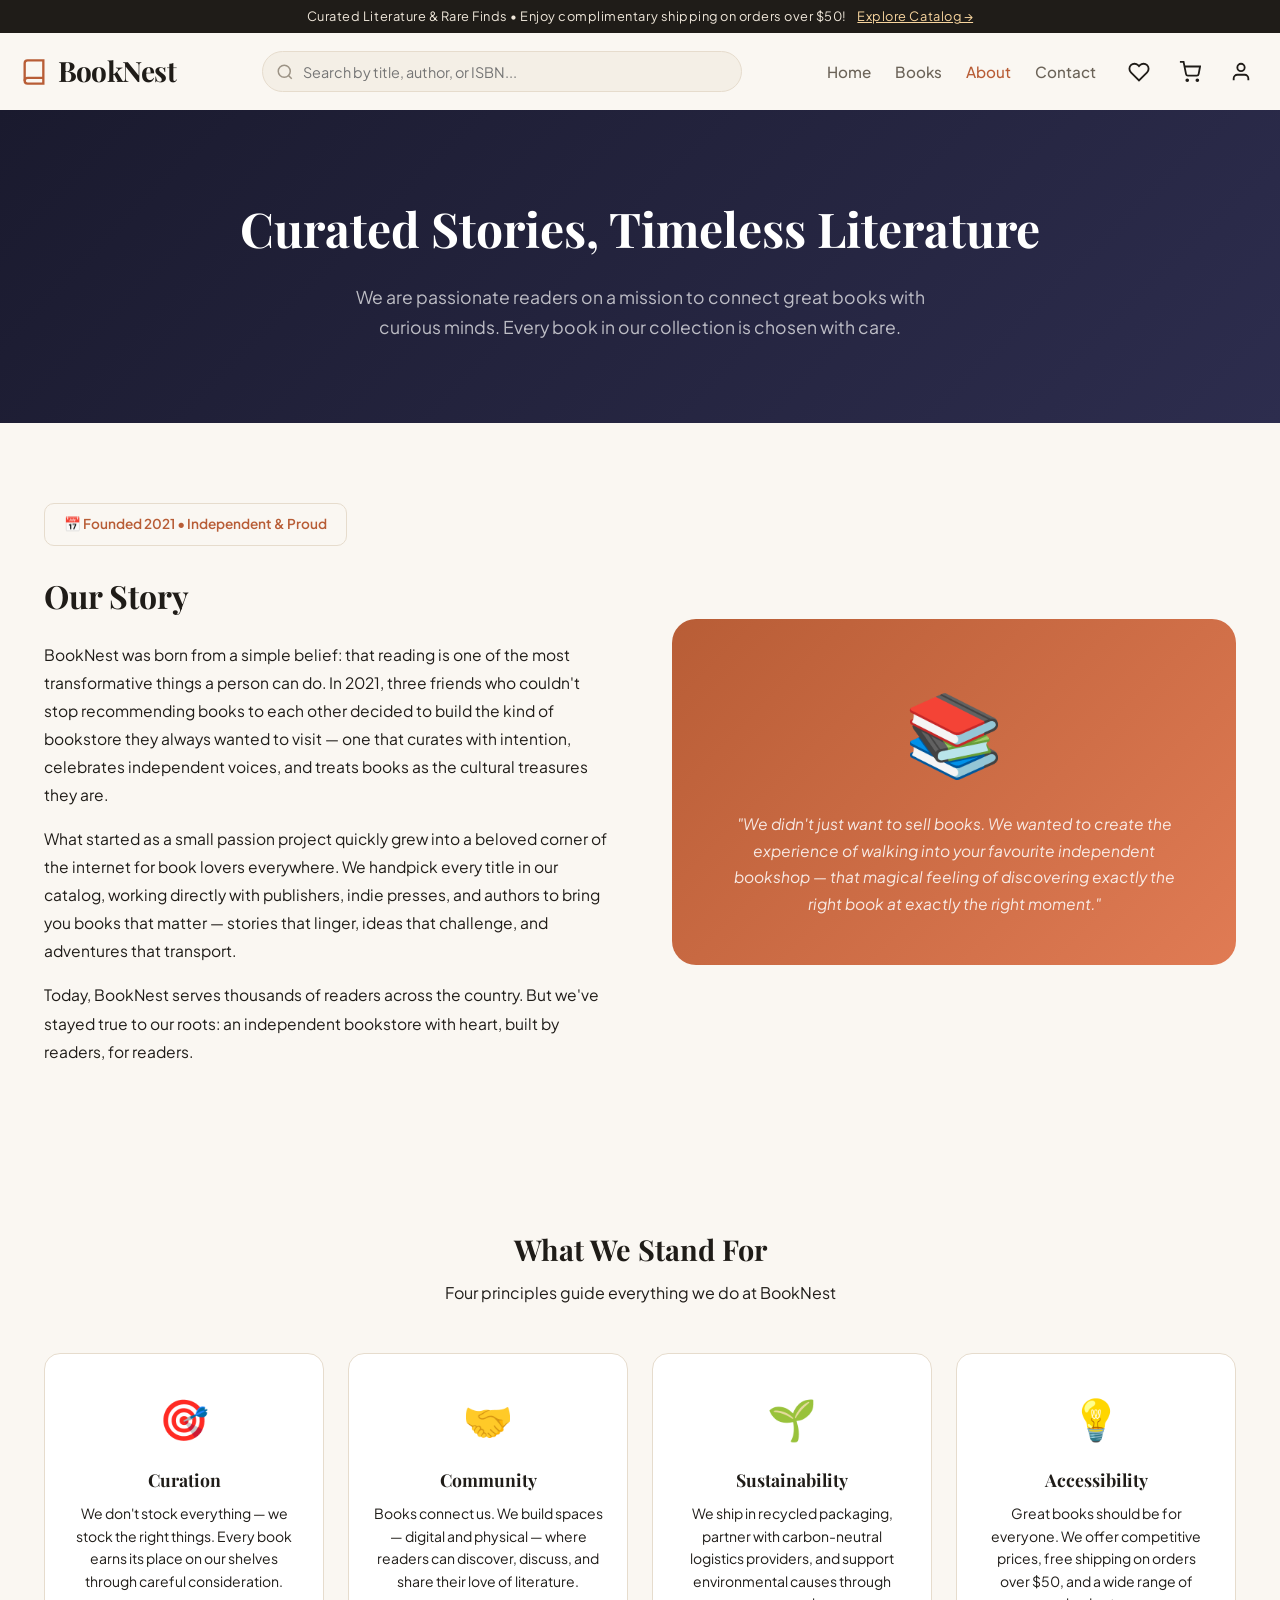
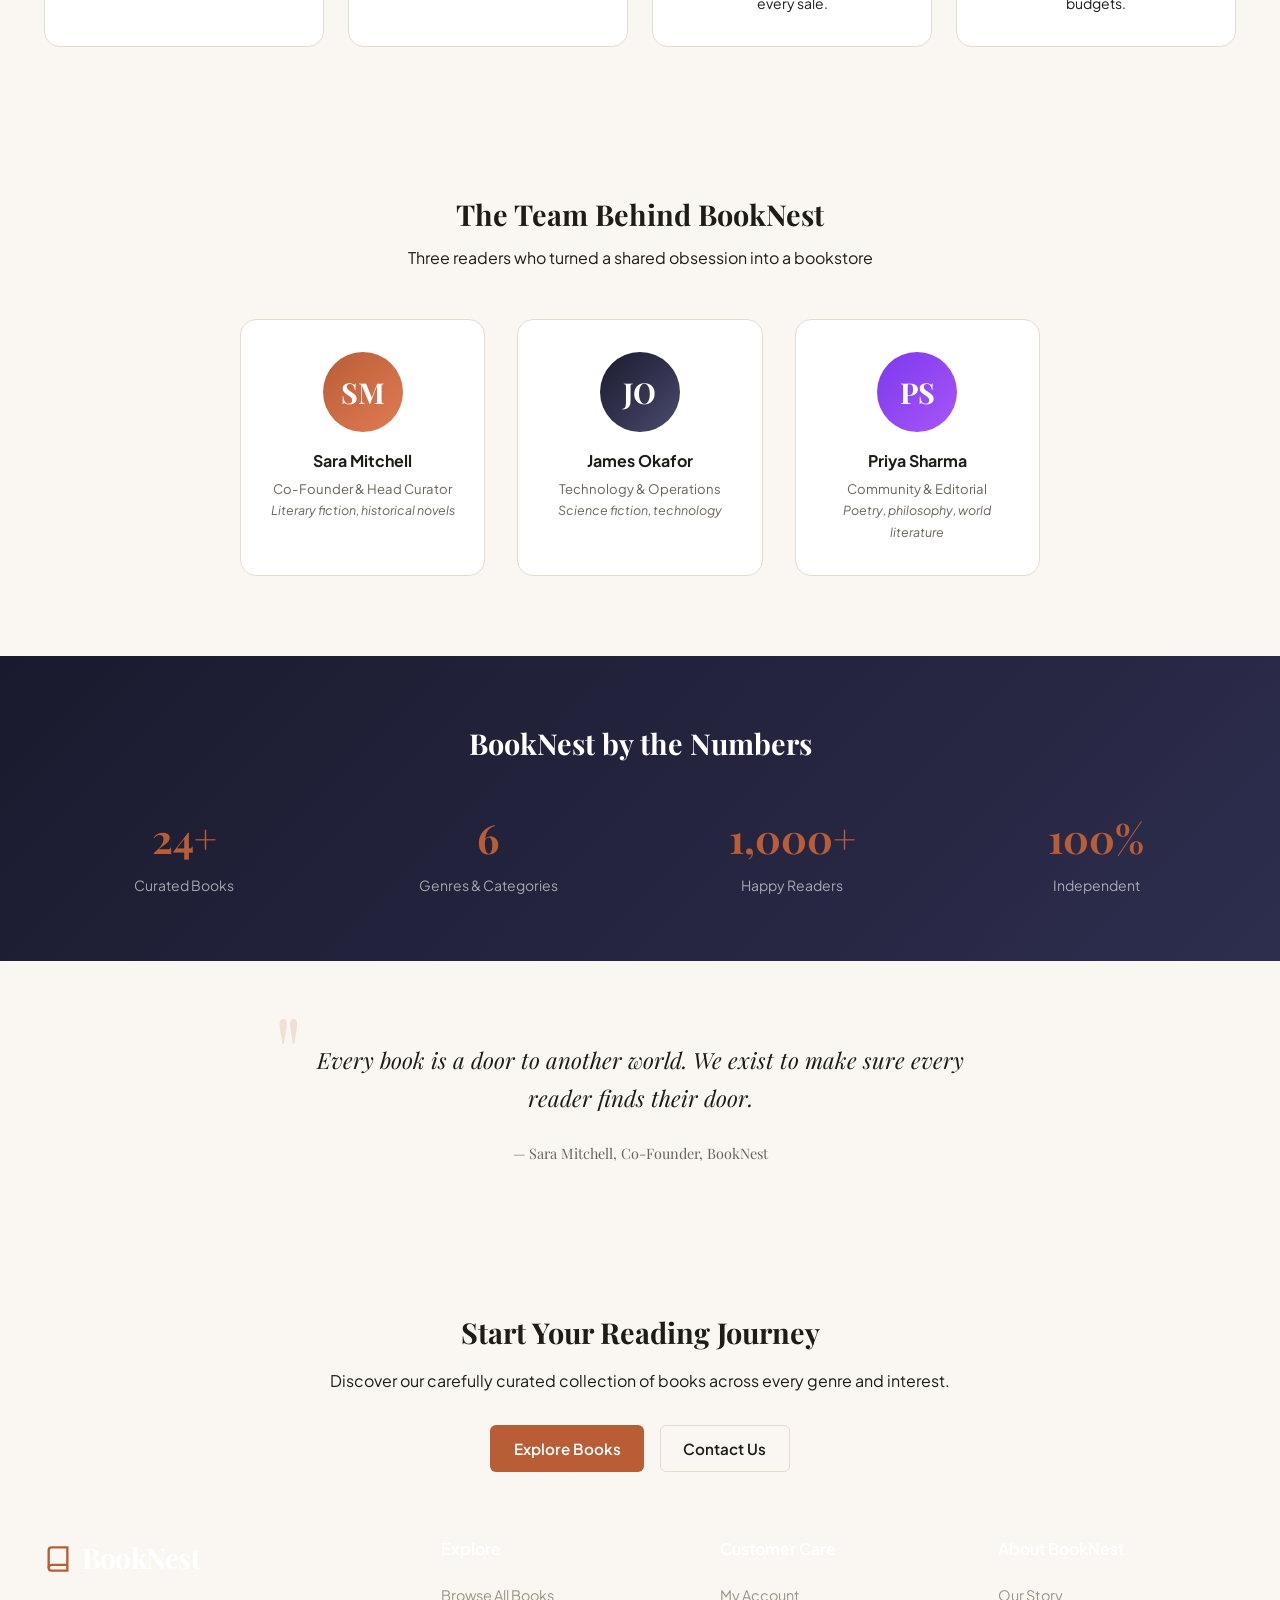
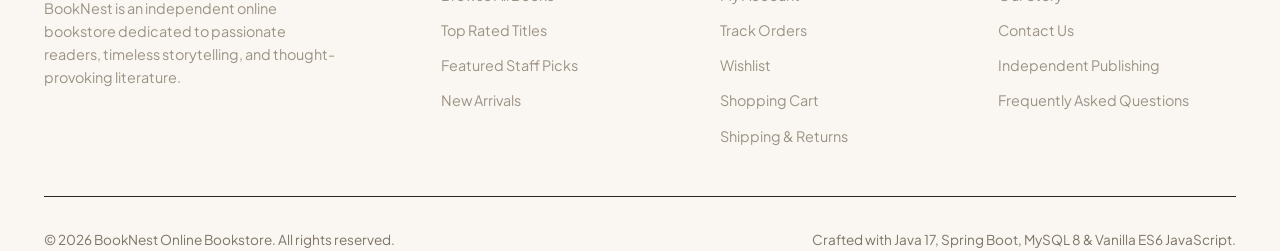
<file: frontend/about.html>
<!DOCTYPE html>
<html lang="en">
<head>
  <meta charset="UTF-8" />
  <meta name="viewport" content="width=device-width, initial-scale=1.0" />
  <title>About BookNest – Independent Online Bookstore</title>
  <link rel="preconnect" href="https://fonts.googleapis.com" />
  <link href="https://fonts.googleapis.com/css2?family=Playfair+Display:wght@400;600;700&family=Plus+Jakarta+Sans:wght@300;400;500;600;700&display=swap" rel="stylesheet" />
  <link rel="stylesheet" href="css/style.css" />
  <style>
    /* Hero */
    .about-hero { background:linear-gradient(135deg,#1A1A2E 0%,#2D2D4E 100%); padding:5rem 0; text-align:center; }
    .about-hero h1 { font-family:'Playfair Display',serif; font-size:clamp(2rem,5vw,3rem); font-weight:700; color:#fff; margin-bottom:1rem; }
    .about-hero p { color:rgba(255,255,255,.7); font-size:1.1rem; max-width:600px; margin:0 auto; line-height:1.7; }
    /* Story section */
    .story-section { padding:5rem 0; }
    .story-grid { display:grid; grid-template-columns:1fr 1fr; gap:4rem; align-items:center; }
    .story-text h2 { font-family:'Playfair Display',serif; font-size:2rem; font-weight:700; color:var(--text-primary); margin-bottom:1.25rem; }
    .story-text p { color:var(--text-secondary); line-height:1.8; margin-bottom:1rem; font-size:.975rem; }
    .founding-badge { display:inline-flex; align-items:center; gap:.5rem; background:var(--bg-secondary); border:1px solid var(--border-color); border-radius:10px; padding:.6rem 1.2rem; font-size:.85rem; font-weight:600; color:var(--accent-primary); margin-bottom:1.5rem; }
    .story-visual { background:linear-gradient(135deg,#B85D36,#E07B54); border-radius:24px; padding:3rem; display:flex; flex-direction:column; align-items:center; justify-content:center; text-align:center; min-height:300px; }
    .story-visual .big-icon { font-size:5rem; margin-bottom:1rem; }
    .story-visual p { color:rgba(255,255,255,.85); font-style:italic; line-height:1.7; font-size:.975rem; }
    /* Values section */
    .values-section { padding:4rem 0; background:var(--bg-secondary); }
    .values-section h2 { font-family:'Playfair Display',serif; font-size:1.8rem; font-weight:700; color:var(--text-primary); text-align:center; margin-bottom:.5rem; }
    .values-subtitle { text-align:center; color:var(--text-secondary); margin-bottom:3rem; }
    .values-grid { display:grid; grid-template-columns:repeat(4,1fr); gap:1.5rem; }
    .value-card { background:#fff; border-radius:16px; padding:2rem 1.5rem; text-align:center; border:1px solid var(--border-color); transition:box-shadow .2s; }
    .value-card:hover { box-shadow:0 8px 30px rgba(0,0,0,.08); }
    .value-icon { font-size:2.5rem; margin-bottom:1rem; }
    .value-card h3 { font-family:'Playfair Display',serif; font-size:1.1rem; font-weight:700; color:var(--text-primary); margin-bottom:.5rem; }
    .value-card p { font-size:.875rem; color:var(--text-secondary); line-height:1.6; }
    /* Team */
    .team-section { padding:5rem 0; }
    .team-section h2 { font-family:'Playfair Display',serif; font-size:1.8rem; font-weight:700; color:var(--text-primary); text-align:center; margin-bottom:.5rem; }
    .team-subtitle { text-align:center; color:var(--text-secondary); margin-bottom:3rem; }
    .team-grid { display:grid; grid-template-columns:repeat(3,1fr); gap:2rem; max-width:800px; margin:0 auto; }
    .team-card { text-align:center; background:#fff; border-radius:16px; padding:2rem 1.5rem; border:1px solid var(--border-color); }
    .team-avatar { width:80px; height:80px; border-radius:50%; display:flex; align-items:center; justify-content:center; font-size:1.8rem; font-weight:700; color:#fff; margin:0 auto 1rem; font-family:'Playfair Display',serif; }
    .team-card h3 { font-weight:700; color:var(--text-primary); margin-bottom:.25rem; font-size:1rem; }
    .team-card p { font-size:.82rem; color:var(--text-muted); }
    /* Stats */
    .numbers-section { padding:4rem 0; background:linear-gradient(135deg,#1A1A2E,#2D2D4E); }
    .numbers-section h2 { font-family:'Playfair Display',serif; font-size:1.8rem; font-weight:700; color:#fff; text-align:center; margin-bottom:2.5rem; }
    .numbers-grid { display:grid; grid-template-columns:repeat(4,1fr); gap:1.5rem; }
    .number-card { text-align:center; }
    .number-val { font-family:'Playfair Display',serif; font-size:2.5rem; font-weight:700; color:var(--accent-primary); }
    .number-label { font-size:.875rem; color:rgba(255,255,255,.6); margin-top:.3rem; }
    /* Quote */
    .quote-section { padding:5rem 0; text-align:center; }
    .quote-section blockquote { max-width:700px; margin:0 auto; font-family:'Playfair Display',serif; font-size:1.4rem; font-style:italic; color:var(--text-primary); line-height:1.7; position:relative; }
    .quote-section blockquote::before { content:'"'; font-size:6rem; color:var(--accent-primary); opacity:.15; position:absolute; top:-2.5rem; left:-1rem; line-height:1; font-style:normal; }
    .quote-attribution { margin-top:1.5rem; font-size:.9rem; color:var(--text-muted); font-style:normal; }
    /* CTA */
    .about-cta { background:var(--bg-secondary); padding:4rem 0; text-align:center; }
    .about-cta h2 { font-family:'Playfair Display',serif; font-size:1.8rem; font-weight:700; color:var(--text-primary); margin-bottom:.75rem; }
    .about-cta p { color:var(--text-secondary); margin-bottom:2rem; }
    .cta-btns { display:flex; gap:1rem; justify-content:center; flex-wrap:wrap; }
    @media (max-width:900px) { .story-grid { grid-template-columns:1fr; } .values-grid { grid-template-columns:1fr 1fr; } .team-grid { grid-template-columns:1fr 1fr; } .numbers-grid { grid-template-columns:1fr 1fr; } }
    @media (max-width:600px) { .values-grid { grid-template-columns:1fr; } .team-grid { grid-template-columns:1fr; } .numbers-grid { grid-template-columns:1fr 1fr; } }
  </style>
</head>
<body>
  <div id="site-header"></div>

  <!-- Hero -->
  <section class="about-hero">
    <div class="container">
      <h1>Curated Stories, Timeless Literature</h1>
      <p>We are passionate readers on a mission to connect great books with curious minds. Every book in our collection is chosen with care.</p>
    </div>
  </section>

  <!-- Our Story -->
  <section class="story-section">
    <div class="container">
      <div class="story-grid">
        <div class="story-text">
          <div class="founding-badge">📅 Founded 2021 &bull; Independent &amp; Proud</div>
          <h2>Our Story</h2>
          <p>BookNest was born from a simple belief: that reading is one of the most transformative things a person can do. In 2021, three friends who couldn't stop recommending books to each other decided to build the kind of bookstore they always wanted to visit — one that curates with intention, celebrates independent voices, and treats books as the cultural treasures they are.</p>
          <p>What started as a small passion project quickly grew into a beloved corner of the internet for book lovers everywhere. We handpick every title in our catalog, working directly with publishers, indie presses, and authors to bring you books that matter — stories that linger, ideas that challenge, and adventures that transport.</p>
          <p>Today, BookNest serves thousands of readers across the country. But we've stayed true to our roots: an independent bookstore with heart, built by readers, for readers.</p>
        </div>
        <div class="story-visual">
          <div class="big-icon">📚</div>
          <p>"We didn't just want to sell books. We wanted to create the experience of walking into your favourite independent bookshop — that magical feeling of discovering exactly the right book at exactly the right moment."</p>
        </div>
      </div>
    </div>
  </section>

  <!-- Values -->
  <section class="values-section">
    <div class="container">
      <h2>What We Stand For</h2>
      <p class="values-subtitle">Four principles guide everything we do at BookNest</p>
      <div class="values-grid">
        <div class="value-card">
          <div class="value-icon">🎯</div>
          <h3>Curation</h3>
          <p>We don't stock everything — we stock the right things. Every book earns its place on our shelves through careful consideration.</p>
        </div>
        <div class="value-card">
          <div class="value-icon">🤝</div>
          <h3>Community</h3>
          <p>Books connect us. We build spaces — digital and physical — where readers can discover, discuss, and share their love of literature.</p>
        </div>
        <div class="value-card">
          <div class="value-icon">🌱</div>
          <h3>Sustainability</h3>
          <p>We ship in recycled packaging, partner with carbon-neutral logistics providers, and support environmental causes through every sale.</p>
        </div>
        <div class="value-card">
          <div class="value-icon">💡</div>
          <h3>Accessibility</h3>
          <p>Great books should be for everyone. We offer competitive prices, free shipping on orders over $50, and a wide range of budgets.</p>
        </div>
      </div>
    </div>
  </section>

  <!-- Team -->
  <section class="team-section">
    <div class="container">
      <h2>The Team Behind BookNest</h2>
      <p class="team-subtitle">Three readers who turned a shared obsession into a bookstore</p>
      <div class="team-grid">
        <div class="team-card">
          <div class="team-avatar" style="background:linear-gradient(135deg,#B85D36,#E07B54);">SM</div>
          <h3>Sara Mitchell</h3>
          <p>Co-Founder &amp; Head Curator<br /><em style="font-size:.78rem;">Literary fiction, historical novels</em></p>
        </div>
        <div class="team-card">
          <div class="team-avatar" style="background:linear-gradient(135deg,#1A1A2E,#4A4A6E);">JO</div>
          <h3>James Okafor</h3>
          <p>Technology &amp; Operations<br /><em style="font-size:.78rem;">Science fiction, technology</em></p>
        </div>
        <div class="team-card">
          <div class="team-avatar" style="background:linear-gradient(135deg,#7C3AED,#A855F7);">PS</div>
          <h3>Priya Sharma</h3>
          <p>Community &amp; Editorial<br /><em style="font-size:.78rem;">Poetry, philosophy, world literature</em></p>
        </div>
      </div>
    </div>
  </section>

  <!-- Numbers -->
  <section class="numbers-section" id="locations">
    <div class="container">
      <h2>BookNest by the Numbers</h2>
      <div class="numbers-grid">
        <div class="number-card">
          <div class="number-val">24+</div>
          <div class="number-label">Curated Books</div>
        </div>
        <div class="number-card">
          <div class="number-val">6</div>
          <div class="number-label">Genres &amp; Categories</div>
        </div>
        <div class="number-card">
          <div class="number-val">1,000+</div>
          <div class="number-label">Happy Readers</div>
        </div>
        <div class="number-card">
          <div class="number-val">100%</div>
          <div class="number-label">Independent</div>
        </div>
      </div>
    </div>
  </section>

  <!-- Quote -->
  <section class="quote-section">
    <div class="container">
      <blockquote>
        Every book is a door to another world. We exist to make sure every reader finds their door.
        <div class="quote-attribution">— Sara Mitchell, Co-Founder, BookNest</div>
      </blockquote>
    </div>
  </section>

  <!-- CTA -->
  <section class="about-cta">
    <div class="container">
      <h2>Start Your Reading Journey</h2>
      <p>Discover our carefully curated collection of books across every genre and interest.</p>
      <div class="cta-btns">
        <a href="books.html" class="btn btn-primary">Explore Books</a>
        <a href="contact.html" class="btn btn-outline">Contact Us</a>
      </div>
    </div>
  </section>

  <div id="site-footer"></div>

  <script src="js/api.js"></script>
  <script src="js/auth.js"></script>
  <script src="js/cart.js"></script>
  <script src="js/wishlist.js"></script>
  <script src="js/main.js"></script>
</body>
</html>
</file>
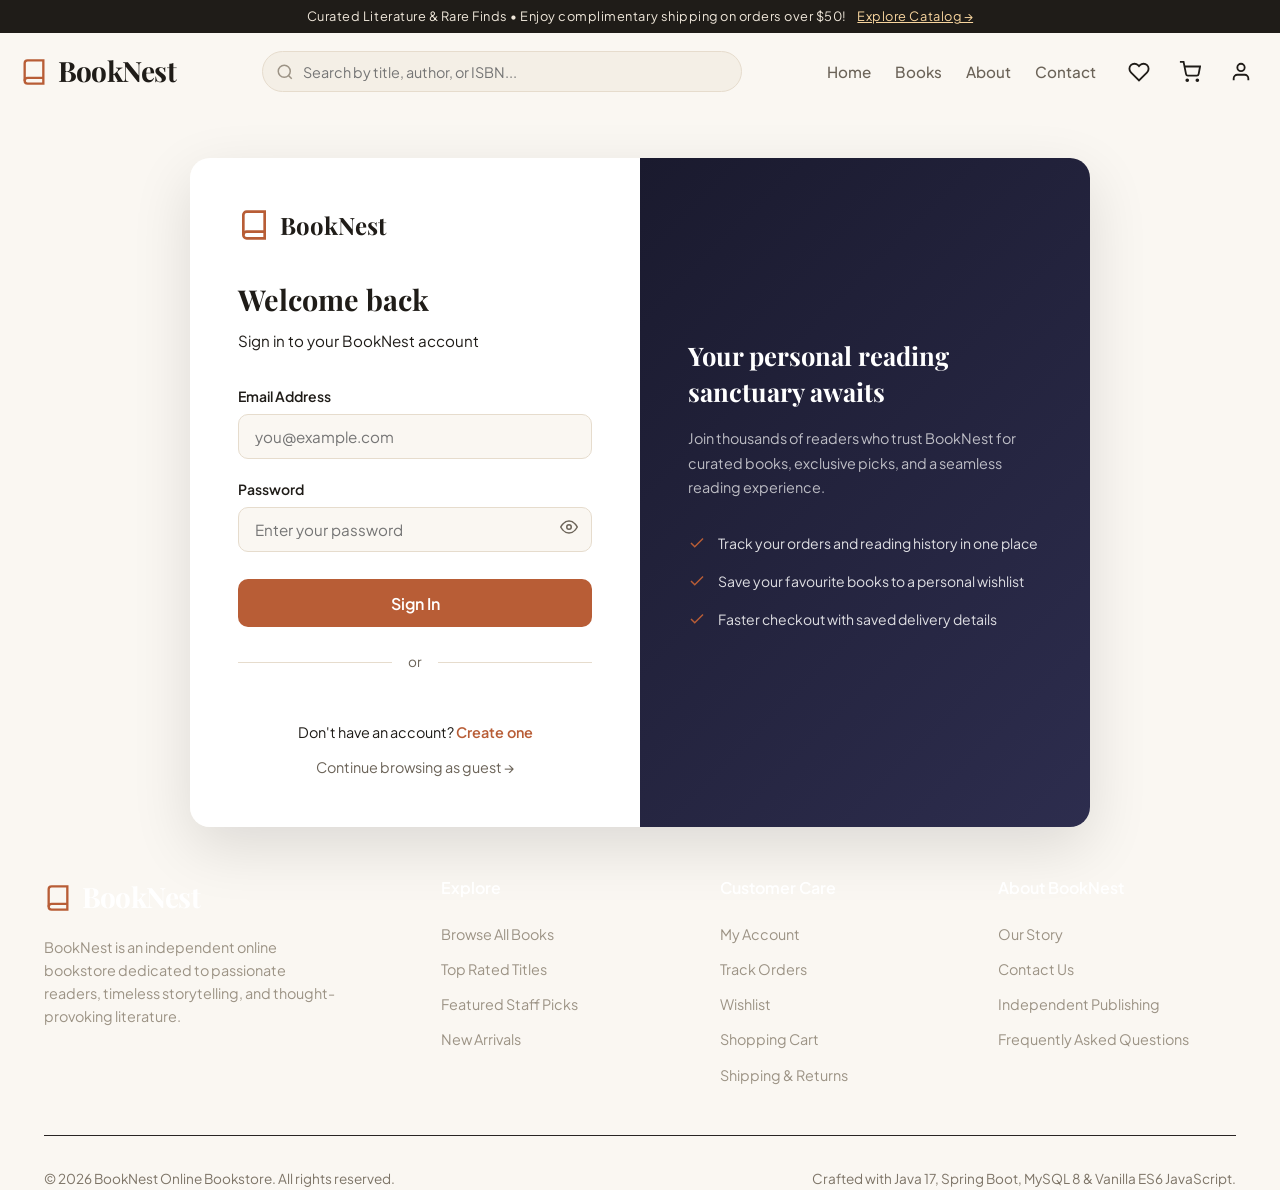
<file: frontend/account.html>
<!DOCTYPE html>
<html lang="en">
<head>
  <meta charset="UTF-8" />
  <meta name="viewport" content="width=device-width, initial-scale=1.0" />
  <title>My Account – BookNest</title>
  <link rel="preconnect" href="https://fonts.googleapis.com" />
  <link href="https://fonts.googleapis.com/css2?family=Playfair+Display:wght@400;600;700&family=Plus+Jakarta+Sans:wght@300;400;500;600;700&display=swap" rel="stylesheet" />
  <link rel="stylesheet" href="css/style.css" />
  <style>
    .page-hero { background:linear-gradient(135deg,#1A1A2E,#2D2D4E); color:#fff; padding:2rem 0; }
    .page-hero h1 { font-family:'Playfair Display',serif; font-size:2rem; font-weight:700; }
    .account-layout { display:grid; grid-template-columns:240px 1fr; gap:2rem; padding:2rem 0 4rem; align-items:start; }
    /* Sidebar */
    .account-sidebar { background:#fff; border:1px solid var(--border-color); border-radius:16px; overflow:hidden; position:sticky; top:90px; }
    .account-avatar { background:linear-gradient(135deg,var(--accent-primary),#E07B54); padding:2rem; text-align:center; }
    .avatar-circle { width:72px; height:72px; border-radius:50%; background:rgba(255,255,255,.2); display:flex; align-items:center; justify-content:center; font-size:1.8rem; font-weight:700; color:#fff; margin:0 auto 1rem; font-family:'Playfair Display',serif; }
    .avatar-name { font-weight:700; color:#fff; font-size:1.05rem; }
    .avatar-email { color:rgba(255,255,255,.75); font-size:.8rem; margin-top:.2rem; word-break:break-all; }
    .account-nav { padding:.75rem 0; }
    .account-nav a, .account-nav button { display:flex; align-items:center; gap:.75rem; padding:.75rem 1.5rem; font-size:.9rem; color:var(--text-secondary); text-decoration:none; font-family:inherit; border:none; background:none; width:100%; text-align:left; cursor:pointer; transition:all .15s; font-weight:500; }
    .account-nav a:hover, .account-nav button:hover { color:var(--accent-primary); background:var(--bg-primary); }
    .account-nav a.active { color:var(--accent-primary); background:linear-gradient(90deg,rgba(184,93,54,.08),transparent); font-weight:700; border-left:3px solid var(--accent-primary); }
    .account-nav .divider { border:none; border-top:1px solid var(--border-color); margin:.4rem 0; }
    .account-nav .sign-out { color:#DC2626; }
    .account-nav .sign-out:hover { background:#FEF2F2; }
    /* Content */
    .account-panel { background:#fff; border:1px solid var(--border-color); border-radius:16px; padding:1.75rem; }
    .panel-title { font-family:'Playfair Display',serif; font-size:1.3rem; font-weight:700; color:var(--text-primary); margin-bottom:1.5rem; padding-bottom:1rem; border-bottom:1px solid var(--border-color); }
    /* Stats */
    .stats-grid { display:grid; grid-template-columns:repeat(3,1fr); gap:1rem; margin-bottom:1.75rem; }
    .stat-card { background:var(--bg-primary); border-radius:12px; padding:1.25rem; text-align:center; border:1px solid var(--border-color); }
    .stat-number { font-family:'Playfair Display',serif; font-size:2rem; font-weight:700; color:var(--accent-primary); }
    .stat-label { font-size:.8rem; color:var(--text-muted); margin-top:.3rem; font-weight:600; text-transform:uppercase; letter-spacing:.05em; }
    /* Forms */
    .section-sub { font-size:1rem; font-weight:700; color:var(--text-primary); margin:1.5rem 0 1rem; padding-bottom:.5rem; border-bottom:1px solid var(--border-color); }
    .form-group { margin-bottom:1rem; }
    .form-label { display:block; font-weight:600; font-size:.85rem; color:var(--text-primary); margin-bottom:.35rem; }
    .form-control { width:100%; padding:.7rem 1rem; border:1.5px solid var(--border-color); border-radius:10px; font-size:.9rem; font-family:inherit; background:var(--bg-primary); color:var(--text-primary); box-sizing:border-box; transition:border-color .2s; }
    .form-control:focus { outline:none; border-color:var(--accent-primary); }
    .form-control:disabled { opacity:.6; cursor:not-allowed; background:var(--bg-secondary); }
    .form-row { display:grid; grid-template-columns:1fr 1fr; gap:1rem; }
    .btn-save { padding:.7rem 1.8rem; border:none; border-radius:10px; background:var(--accent-primary); color:#fff; font-weight:700; font-family:inherit; font-size:.9rem; cursor:pointer; transition:background .2s; }
    .btn-save:hover:not(:disabled) { background:var(--accent-dark); }
    .btn-save:disabled { opacity:.5; cursor:not-allowed; }
    /* Role badge */
    .role-badge { display:inline-flex; align-items:center; background:var(--bg-secondary); color:var(--accent-primary); border-radius:20px; padding:.25rem .8rem; font-size:.78rem; font-weight:700; text-transform:uppercase; letter-spacing:.05em; }
    .role-badge.admin { background:#FEF3C7; color:#92400E; }
    /* Password section */
    .pw-input-wrap { position:relative; }
    .pw-toggle { position:absolute; right:.7rem; top:50%; transform:translateY(-50%); background:none; border:none; cursor:pointer; color:var(--text-muted); padding:2px; }
    @media (max-width:800px) { .account-layout { grid-template-columns:1fr; } .account-sidebar { position:static; } .stats-grid { grid-template-columns:repeat(2,1fr); } .form-row { grid-template-columns:1fr; } }
    @media (max-width:480px) { .stats-grid { grid-template-columns:1fr; } }
  </style>
</head>
<body>
  <div id="site-header"></div>
  <section class="page-hero"><div class="container"><h1>My Account</h1></div></section>
  <main>
    <div class="container">
      <div class="account-layout">
        <!-- Sidebar -->
        <div class="account-sidebar">
          <div class="account-avatar">
            <div class="avatar-circle" id="avatar-initials">?</div>
            <div class="avatar-name" id="avatar-name">Loading…</div>
            <div class="avatar-email" id="avatar-email"></div>
          </div>
          <nav class="account-nav">
            <a href="account.html" class="active">
              <svg width="16" height="16" viewBox="0 0 24 24" fill="none" stroke="currentColor" stroke-width="2"><path d="M20 21v-2a4 4 0 0 0-4-4H8a4 4 0 0 0-4 4v2"></path><circle cx="12" cy="7" r="4"></circle></svg>
              Profile & Settings
            </a>
            <a href="orders.html">
              <svg width="16" height="16" viewBox="0 0 24 24" fill="none" stroke="currentColor" stroke-width="2"><rect x="2" y="4" width="20" height="16" rx="2"></rect><path d="M6 8h12M6 12h8"></path></svg>
              My Orders
            </a>
            <a href="wishlist.html">
              <svg width="16" height="16" viewBox="0 0 24 24" fill="none" stroke="currentColor" stroke-width="2"><path d="M20.84 4.61a5.5 5.5 0 0 0-7.78 0L12 5.67l-1.06-1.06a5.5 5.5 0 0 0-7.78 7.78l1.06 1.06L12 21.23l7.78-7.78 1.06-1.06a5.5 5.5 0 0 0 0-7.78z"></path></svg>
              My Wishlist
            </a>
            <a href="cart.html">
              <svg width="16" height="16" viewBox="0 0 24 24" fill="none" stroke="currentColor" stroke-width="2"><circle cx="9" cy="21" r="1"></circle><circle cx="20" cy="21" r="1"></circle><path d="M1 1h4l2.68 13.39a2 2 0 0 0 2 1.61h9.72a2 2 0 0 0 2-1.61L23 6H6"></path></svg>
              Shopping Cart
            </a>
            <hr class="divider" />
            <button class="sign-out" onclick="window.auth && window.auth.logout()">
              <svg width="16" height="16" viewBox="0 0 24 24" fill="none" stroke="currentColor" stroke-width="2"><path d="M9 21H5a2 2 0 0 1-2-2V5a2 2 0 0 1 2-2h4"></path><polyline points="16 17 21 12 16 7"></polyline><line x1="21" y1="12" x2="9" y2="12"></line></svg>
              Sign Out
            </button>
          </nav>
        </div>

        <!-- Panel -->
        <div class="account-panel">
          <h2 class="panel-title">Profile &amp; Settings</h2>

          <!-- Stats -->
          <div class="stats-grid">
            <div class="stat-card">
              <div class="stat-number" id="stat-orders">—</div>
              <div class="stat-label">Total Orders</div>
            </div>
            <div class="stat-card">
              <div class="stat-number" id="stat-wishlist">—</div>
              <div class="stat-label">Wishlist</div>
            </div>
            <div class="stat-card">
              <div class="stat-number" id="stat-cart">—</div>
              <div class="stat-label">Cart Items</div>
            </div>
          </div>

          <!-- Account info (read-only) -->
          <div style="margin-bottom:1.5rem;">
            <div class="section-sub">Account Information</div>
            <div style="display:flex;align-items:center;gap:.75rem;margin-bottom:.75rem;">
              <span id="role-badge" class="role-badge">Customer</span>
              <span style="font-size:.8rem;color:var(--text-muted);">Member since <span id="member-since">—</span></span>
            </div>
            <div style="font-size:.875rem;color:var(--text-secondary);">
              <strong>Email:</strong> <span id="display-email">—</span> <em style="font-size:.8rem;">(cannot be changed)</em>
            </div>
          </div>

          <!-- Update profile form -->
          <div class="section-sub">Update Profile</div>
          <form id="profile-form">
            <div class="form-row">
              <div class="form-group">
                <label class="form-label" for="fullName">Full Name</label>
                <input class="form-control" type="text" id="fullName" required />
              </div>
              <div class="form-group">
                <label class="form-label" for="phone">Phone Number</label>
                <input class="form-control" type="tel" id="phone" placeholder="+1 (555) 000-0000" />
              </div>
            </div>
            <button type="submit" class="btn-save" id="profile-save-btn">Save Changes</button>
          </form>

          <!-- Change password form -->
          <div class="section-sub" style="margin-top:2rem;">Change Password</div>
          <form id="password-form">
            <div class="form-group">
              <label class="form-label" for="currentPw">Current Password</label>
              <div class="pw-input-wrap">
                <input class="form-control" type="password" id="currentPw" required placeholder="Enter current password" />
                <button type="button" class="pw-toggle" onclick="togglePw('currentPw')">
                  <svg width="16" height="16" viewBox="0 0 24 24" fill="none" stroke="currentColor" stroke-width="2"><path d="M1 12s4-8 11-8 11 8 11 8-4 8-11 8-11-8-11-8z"></path><circle cx="12" cy="12" r="3"></circle></svg>
                </button>
              </div>
            </div>
            <div class="form-row">
              <div class="form-group">
                <label class="form-label" for="newPw">New Password</label>
                <div class="pw-input-wrap">
                  <input class="form-control" type="password" id="newPw" required minlength="8" placeholder="Min 8 characters" />
                  <button type="button" class="pw-toggle" onclick="togglePw('newPw')">
                    <svg width="16" height="16" viewBox="0 0 24 24" fill="none" stroke="currentColor" stroke-width="2"><path d="M1 12s4-8 11-8 11 8 11 8-4 8-11 8-11-8-11-8z"></path><circle cx="12" cy="12" r="3"></circle></svg>
                  </button>
                </div>
              </div>
              <div class="form-group">
                <label class="form-label" for="confirmPw">Confirm New Password</label>
                <input class="form-control" type="password" id="confirmPw" required placeholder="Re-enter new password" />
              </div>
            </div>
            <button type="submit" class="btn-save" id="pw-save-btn">Change Password</button>
          </form>
        </div>
      </div>
    </div>
  </main>
  <div id="site-footer"></div>
  <script src="js/api.js"></script>
  <script src="js/auth.js"></script>
  <script src="js/cart.js"></script>
  <script src="js/wishlist.js"></script>
  <script src="js/main.js"></script>
  <script>
    document.addEventListener('DOMContentLoaded', async () => {
      if (window.auth) window.auth.requireAuth();
      const user = window.auth ? window.auth.getUser() : null;
      if (!user) return;

      // Populate sidebar
      const initials = (user.fullName || 'R').split(' ').map(n => n[0]).join('').substring(0,2).toUpperCase();
      document.getElementById('avatar-initials').textContent = initials;
      document.getElementById('avatar-name').textContent = user.fullName || 'Reader';
      document.getElementById('avatar-email').textContent = user.email || '';

      // Populate form
      document.getElementById('fullName').value = user.fullName || '';
      document.getElementById('phone').value = user.phone || '';
      document.getElementById('display-email').textContent = user.email || '';

      // Role badge
      const roleBadge = document.getElementById('role-badge');
      roleBadge.textContent = user.role || 'CUSTOMER';
      if (user.role === 'ADMIN') roleBadge.classList.add('admin');

      // Member since
      if (user.createdAt) {
        document.getElementById('member-since').textContent = new Date(user.createdAt).toLocaleDateString('en-US',{year:'numeric',month:'long'});
      }

      // Load stats
      loadStats();
    });

    async function loadStats() {
      try {
        const [ordersData, wishlistData, cartData] = await Promise.allSettled([
          api.get('/orders', { page: 0, size: 1 }),
          api.get('/wishlist'),
          window.cart ? window.cart.getCart() : Promise.resolve({ itemCount: 0 })
        ]);
        if (ordersData.status === 'fulfilled') {
          const ord = (ordersData.value && ordersData.value.data !== undefined) ? ordersData.value.data : ordersData.value;
          document.getElementById('stat-orders').textContent = ord.totalElements || 0;
        }
        if (wishlistData.status === 'fulfilled') {
          const wl = (wishlistData.value && wishlistData.value.data !== undefined) ? wishlistData.value.data : wishlistData.value;
          document.getElementById('stat-wishlist').textContent = (wl.items || []).length;
        }
        if (cartData.status === 'fulfilled') {
          const cd = (cartData.value && cartData.value.data !== undefined) ? cartData.value.data : cartData.value;
          document.getElementById('stat-cart').textContent = cd.itemCount || 0;
        }
      } catch (e) {}
    }

    function togglePw(id) {
      const inp = document.getElementById(id);
      inp.type = inp.type === 'password' ? 'text' : 'password';
    }

    document.getElementById('profile-form').addEventListener('submit', async (e) => {
      e.preventDefault();
      const fullName = document.getElementById('fullName').value.trim();
      const phone = document.getElementById('phone').value.trim();
      const btn = document.getElementById('profile-save-btn');
      btn.disabled = true;
      btn.textContent = 'Saving…';
      try {
        await api.put('/users/profile', { fullName, phone });
        // Update stored user
        const user = window.auth.getUser();
        if (user) {
          user.fullName = fullName;
          user.phone = phone;
          sessionStorage.setItem('booknest_user', JSON.stringify(user));
          document.getElementById('avatar-name').textContent = fullName;
          const initials = fullName.split(' ').map(n => n[0]).join('').substring(0,2).toUpperCase();
          document.getElementById('avatar-initials').textContent = initials;
        }
        showToast('Profile updated successfully!', 'success');
      } catch (err) {
        showToast(err.message || 'Could not update profile.', 'error');
      }
      btn.disabled = false;
      btn.textContent = 'Save Changes';
    });

    document.getElementById('password-form').addEventListener('submit', async (e) => {
      e.preventDefault();
      const currentPassword = document.getElementById('currentPw').value;
      const newPassword = document.getElementById('newPw').value;
      const confirmPassword = document.getElementById('confirmPw').value;
      if (newPassword !== confirmPassword) { showToast('New passwords do not match.', 'error'); return; }
      if (newPassword.length < 8) { showToast('New password must be at least 8 characters.', 'error'); return; }
      const btn = document.getElementById('pw-save-btn');
      btn.disabled = true;
      btn.textContent = 'Changing…';
      try {
        await api.put('/users/password', { currentPassword, newPassword });
        showToast('Password changed successfully!', 'success');
        document.getElementById('password-form').reset();
      } catch (err) {
        showToast(err.message || 'Could not change password.', 'error');
      }
      btn.disabled = false;
      btn.textContent = 'Change Password';
    });
  </script>
</body>
</html>
</file>
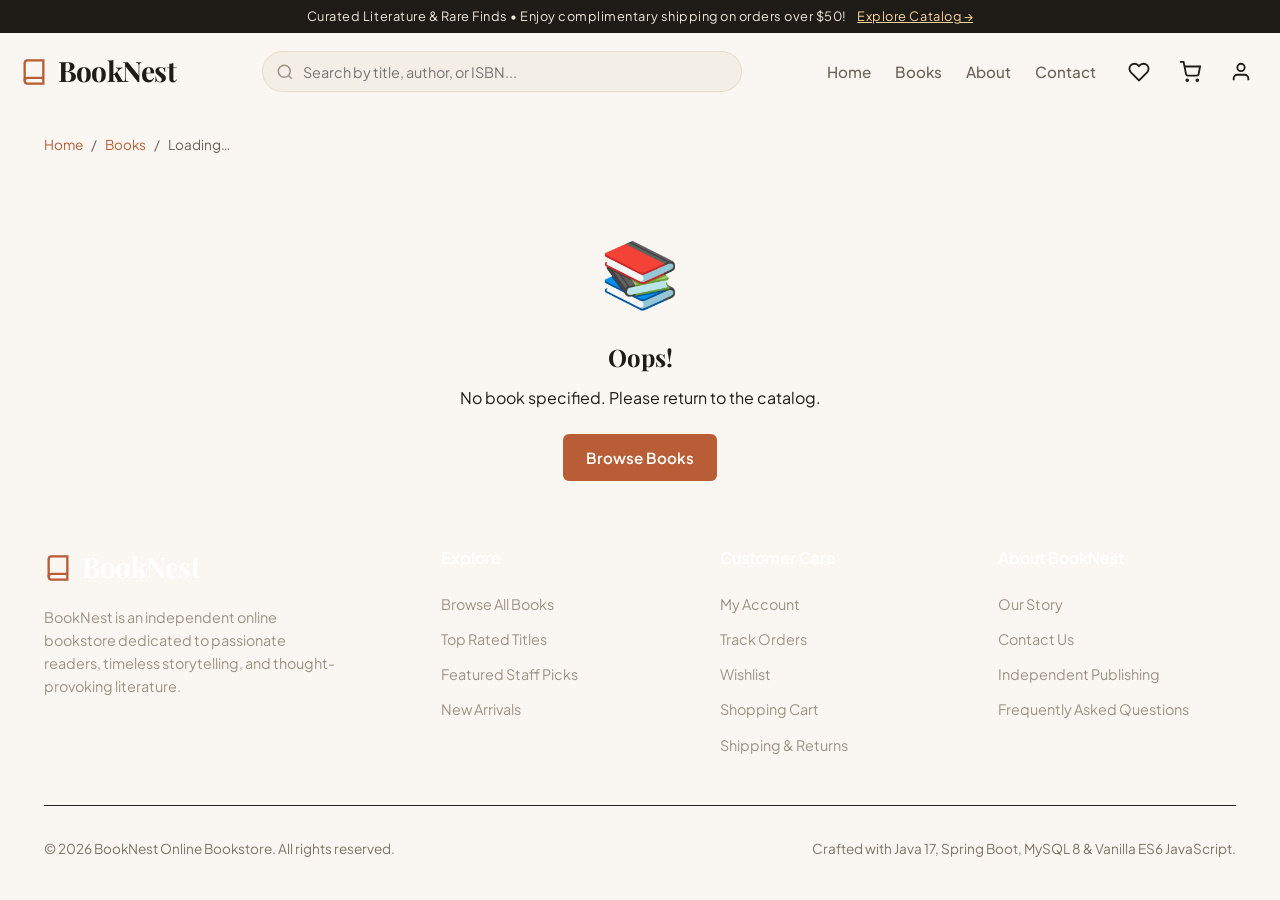
<file: frontend/book-details.html>
<!DOCTYPE html>
<html lang="en">
<head>
  <meta charset="UTF-8" />
  <meta name="viewport" content="width=device-width, initial-scale=1.0" />
  <title>Book Details – BookNest</title>
  <link rel="preconnect" href="https://fonts.googleapis.com" />
  <link href="https://fonts.googleapis.com/css2?family=Playfair+Display:wght@400;600;700&family=Plus+Jakarta+Sans:wght@300;400;500;600;700&display=swap" rel="stylesheet" />
  <link rel="stylesheet" href="css/style.css" />
  <style>
    .breadcrumb { display: flex; align-items: center; gap: 0.5rem; font-size: 0.85rem; color: var(--text-muted); padding: 1.5rem 0 0; flex-wrap: wrap; }
    .breadcrumb a { color: var(--accent-primary); text-decoration: none; }
    .breadcrumb a:hover { text-decoration: underline; }
    .breadcrumb span { color: var(--text-muted); }
    /* Detail layout */
    .book-detail-grid { display: grid; grid-template-columns: 340px 1fr; gap: 3rem; padding: 2rem 0 4rem; align-items: start; }
    /* Cover */
    .book-cover-wrap { position: sticky; top: 90px; }
    .book-cover-img { width: 100%; border-radius: 12px; box-shadow: 0 12px 40px rgba(0,0,0,0.18); display: block; max-height: 480px; object-fit: cover; }
    .book-cover-placeholder { width: 100%; aspect-ratio: 2/3; border-radius: 12px; background: linear-gradient(135deg, #D4B896, #B8956A); display: flex; align-items: center; justify-content: center; font-size: 5rem; }
    .wishlist-img-btn { width: 100%; margin-top: 1rem; padding: 0.75rem; border: 1.5px solid var(--border-color); border-radius: 10px; background: #fff; color: var(--text-primary); font-family: inherit; font-size: 0.9rem; font-weight: 600; cursor: pointer; display: flex; align-items: center; justify-content: center; gap: 0.5rem; transition: all 0.2s; }
    .wishlist-img-btn:hover, .wishlist-img-btn.active { border-color: var(--accent-primary); color: var(--accent-primary); }
    .wishlist-img-btn.active svg { fill: var(--accent-primary); }
    /* Info panel */
    .book-category-badge { display: inline-flex; align-items: center; background: var(--bg-secondary); color: var(--accent-primary); border-radius: 20px; padding: 0.3rem 0.9rem; font-size: 0.8rem; font-weight: 700; text-transform: uppercase; letter-spacing: 0.06em; margin-bottom: 0.75rem; text-decoration: none; }
    .book-title { font-family: 'Playfair Display', serif; font-size: 2.1rem; font-weight: 700; color: var(--text-primary); line-height: 1.25; margin-bottom: 0.4rem; }
    .book-author { font-size: 1.05rem; color: var(--text-secondary); margin-bottom: 1rem; }
    .book-author a { color: var(--accent-primary); text-decoration: none; font-weight: 600; }
    .book-rating-row { display: flex; align-items: center; gap: 0.75rem; margin-bottom: 1.5rem; }
    .rating-avg { font-size: 1.1rem; font-weight: 700; color: var(--text-primary); }
    .rating-label { font-size: 0.875rem; color: var(--text-muted); }
    /* Price */
    .price-block { display: flex; align-items: baseline; gap: 1rem; margin-bottom: 1rem; flex-wrap: wrap; }
    .price-main { font-size: 2rem; font-weight: 700; color: var(--text-primary); font-family: 'Playfair Display', serif; }
    .price-original-detail { font-size: 1.1rem; color: var(--text-muted); text-decoration: line-through; }
    .discount-badge { background: #DCFCE7; color: #166534; border-radius: 6px; padding: 0.25rem 0.6rem; font-size: 0.8rem; font-weight: 700; }
    /* Stock */
    .stock-status { display: flex; align-items: center; gap: 0.5rem; font-size: 0.9rem; font-weight: 600; margin-bottom: 1.5rem; }
    .stock-status.in-stock { color: #16A34A; }
    .stock-status.out-stock { color: #DC2626; }
    .stock-dot { width: 8px; height: 8px; border-radius: 50%; flex-shrink: 0; }
    .stock-status.in-stock .stock-dot { background: #16A34A; }
    .stock-status.out-stock .stock-dot { background: #DC2626; }
    /* Quantity selector */
    .qty-row { display: flex; align-items: center; gap: 1rem; margin-bottom: 1.5rem; }
    .qty-label { font-size: 0.875rem; font-weight: 600; color: var(--text-primary); }
    .qty-selector { display: flex; align-items: center; border: 1.5px solid var(--border-color); border-radius: 10px; overflow: hidden; }
    .qty-selector button { padding: 0.6rem 1rem; border: none; background: var(--bg-secondary); color: var(--text-primary); font-size: 1.1rem; cursor: pointer; font-family: inherit; line-height: 1; transition: background 0.15s; }
    .qty-selector button:hover:not(:disabled) { background: var(--border-color); }
    .qty-selector button:disabled { opacity: 0.4; cursor: not-allowed; }
    .qty-selector input { width: 50px; border: none; text-align: center; font-size: 1rem; font-family: inherit; color: var(--text-primary); background: #fff; padding: 0.6rem 0; }
    .qty-selector input:focus { outline: none; }
    /* Action buttons */
    .action-buttons { display: flex; flex-direction: column; gap: 0.75rem; margin-bottom: 2rem; }
    .btn-add-cart { padding: 0.9rem 1.5rem; font-size: 1rem; font-weight: 700; border-radius: 12px; cursor: pointer; border: none; background: var(--accent-primary); color: #fff; font-family: inherit; transition: background 0.2s; display: flex; align-items: center; justify-content: center; gap: 0.5rem; }
    .btn-add-cart:hover:not(:disabled) { background: var(--accent-dark); }
    .btn-add-cart:disabled { opacity: 0.5; cursor: not-allowed; }
    .btn-wishlist-action { padding: 0.85rem 1.5rem; font-size: 0.95rem; font-weight: 600; border-radius: 12px; cursor: pointer; border: 1.5px solid var(--border-color); background: #fff; color: var(--text-primary); font-family: inherit; display: flex; align-items: center; justify-content: center; gap: 0.5rem; transition: all 0.2s; }
    .btn-wishlist-action:hover { border-color: var(--accent-primary); color: var(--accent-primary); }
    /* Book details table */
    .book-meta-divider { border: none; border-top: 1px solid var(--border-color); margin: 1.5rem 0; }
    .book-meta-grid { display: grid; grid-template-columns: 1fr 1fr; gap: 0.75rem 1.5rem; }
    .meta-item { }
    .meta-label { font-size: 0.78rem; text-transform: uppercase; letter-spacing: 0.06em; color: var(--text-muted); font-weight: 700; margin-bottom: 0.2rem; }
    .meta-value { font-size: 0.9rem; color: var(--text-primary); font-weight: 500; }
    /* Description */
    .book-desc-section { padding: 2.5rem 0; border-top: 1px solid var(--border-color); margin-top: 2rem; }
    .section-heading { font-family: 'Playfair Display', serif; font-size: 1.5rem; font-weight: 700; color: var(--text-primary); margin-bottom: 1rem; }
    .book-description { color: var(--text-secondary); line-height: 1.85; font-size: 0.975rem; }
    /* Reviews */
    .reviews-section { padding: 2.5rem 0; border-top: 1px solid var(--border-color); }
    .reviews-layout { display: grid; grid-template-columns: 1fr 1.5fr; gap: 3rem; margin-bottom: 2rem; }
    .rating-summary-big { font-size: 4rem; font-weight: 700; font-family: 'Playfair Display', serif; color: var(--text-primary); line-height: 1; }
    .rating-bars { margin-top: 1rem; }
    .rating-bar-row { display: flex; align-items: center; gap: 0.6rem; margin-bottom: 0.4rem; font-size: 0.82rem; }
    .rating-bar-row span:first-child { width: 30px; text-align: right; color: var(--text-secondary); }
    .rating-bar-track { flex: 1; height: 8px; background: var(--bg-secondary); border-radius: 4px; overflow: hidden; }
    .rating-bar-fill { height: 100%; background: #F59E0B; border-radius: 4px; }
    .rating-bar-pct { width: 35px; color: var(--text-muted); }
    /* Review form */
    .review-form-card { background: var(--bg-secondary); border-radius: 14px; padding: 1.5rem; }
    .review-form-card h3 { font-size: 1rem; font-weight: 700; margin-bottom: 1rem; color: var(--text-primary); }
    .star-picker { display: flex; gap: 0.4rem; margin-bottom: 1rem; }
    .star-picker span { font-size: 1.6rem; cursor: pointer; color: var(--text-muted); transition: color 0.1s; }
    .star-picker span.active { color: #F59E0B; }
    .review-input { width: 100%; padding: 0.65rem 0.9rem; border: 1.5px solid var(--border-color); border-radius: 8px; font-size: 0.9rem; font-family: inherit; margin-bottom: 0.75rem; box-sizing: border-box; background: #fff; color: var(--text-primary); }
    .review-input:focus { outline: none; border-color: var(--accent-primary); }
    textarea.review-input { resize: vertical; min-height: 90px; }
    .btn-review-submit { padding: 0.65rem 1.5rem; border: none; border-radius: 8px; background: var(--accent-primary); color: #fff; font-weight: 700; font-family: inherit; font-size: 0.9rem; cursor: pointer; }
    .btn-review-submit:hover { background: var(--accent-dark); }
    .btn-review-submit:disabled { opacity: 0.5; cursor: not-allowed; }
    /* Individual reviews */
    .review-item { border-bottom: 1px solid var(--border-color); padding: 1.25rem 0; }
    .review-item:last-child { border-bottom: none; }
    .review-header { display: flex; align-items: center; gap: 0.75rem; margin-bottom: 0.5rem; flex-wrap: wrap; }
    .reviewer-avatar { width: 36px; height: 36px; border-radius: 50%; background: var(--accent-primary); color: #fff; display: flex; align-items: center; justify-content: center; font-weight: 700; font-size: 0.85rem; flex-shrink: 0; }
    .reviewer-name { font-weight: 600; font-size: 0.9rem; color: var(--text-primary); }
    .review-date { font-size: 0.8rem; color: var(--text-muted); margin-left: auto; }
    .verified-badge { display: inline-flex; align-items: center; gap: 0.3rem; background: #DCFCE7; color: #166534; border-radius: 20px; padding: 0.2rem 0.6rem; font-size: 0.75rem; font-weight: 600; }
    .review-title { font-weight: 700; font-size: 0.9rem; color: var(--text-primary); margin-bottom: 0.3rem; }
    .review-body { font-size: 0.875rem; color: var(--text-secondary); line-height: 1.65; }
    /* Related books */
    .related-section { padding: 2.5rem 0; border-top: 1px solid var(--border-color); }
    .related-scroll { display: flex; gap: 1.2rem; overflow-x: auto; padding-bottom: 0.75rem; scrollbar-width: thin; }
    .related-scroll::-webkit-scrollbar { height: 4px; }
    .related-scroll::-webkit-scrollbar-track { background: var(--bg-secondary); }
    .related-scroll::-webkit-scrollbar-thumb { background: var(--border-color); border-radius: 2px; }
    .related-card { flex-shrink: 0; width: 160px; }
    .related-card img { width: 100%; height: 210px; object-fit: cover; border-radius: 8px; display: block; box-shadow: 0 4px 12px rgba(0,0,0,0.1); }
    .related-card-title { font-size: 0.85rem; font-weight: 600; color: var(--text-primary); margin-top: 0.6rem; display: -webkit-box; -webkit-line-clamp: 2; -webkit-box-orient: vertical; overflow: hidden; text-decoration: none; }
    .related-card-author { font-size: 0.78rem; color: var(--text-muted); }
    .related-card-price { font-size: 0.85rem; font-weight: 700; color: var(--accent-primary); }
    /* Loading / Error states */
    .page-loader { text-align: center; padding: 5rem 2rem; color: var(--text-muted); }
    .page-error { text-align: center; padding: 4rem 2rem; }
    .page-error h2 { font-family: 'Playfair Display', serif; font-size: 1.5rem; color: var(--text-primary); margin-bottom: 0.5rem; }
    @media (max-width: 900px) { .book-detail-grid { grid-template-columns: 1fr; } .book-cover-wrap { position: static; } .book-cover-img { max-height: 300px; } .reviews-layout { grid-template-columns: 1fr; } }
    @media (max-width: 600px) { .book-title { font-size: 1.6rem; } .price-main { font-size: 1.6rem; } .book-meta-grid { grid-template-columns: 1fr; } }
  </style>
</head>
<body>
  <div id="site-header"></div>

  <main>
    <div class="container">
      <nav class="breadcrumb" id="breadcrumb">
        <a href="index.html">Home</a> <span>/</span>
        <a href="books.html">Books</a> <span>/</span>
        <span id="bc-title">Loading…</span>
      </nav>

      <div id="page-content">
        <div class="page-loader">
          <div style="font-size:3rem;margin-bottom:1rem;">📖</div>
          <p>Loading book details…</p>
        </div>
      </div>
    </div>
  </main>

  <div id="site-footer"></div>

  <script src="js/api.js"></script>
  <script src="js/auth.js"></script>
  <script src="js/cart.js"></script>
  <script src="js/wishlist.js"></script>
  <script src="js/main.js"></script>
  <script>
    let currentBook = null;
    let selectedRating = 0;
    let inWishlist = false;

    const bookId = new URLSearchParams(window.location.search).get('id');

    function formatDate(dateStr) {
      if (!dateStr) return 'N/A';
      const d = new Date(dateStr);
      return d.toLocaleDateString('en-US', { year: 'numeric', month: 'long', day: 'numeric' });
    }

    async function loadBookDetails() {
      if (!bookId) {
        showError('No book specified. Please return to the catalog.');
        return;
      }
      try {
        const res = await api.get('/books/' + bookId);
        currentBook = (res && res.data !== undefined) ? res.data : res;
        renderBook(currentBook);
        document.title = currentBook.title + ' – BookNest';
        document.getElementById('bc-title').textContent = currentBook.title;
        // Update breadcrumb with category
        if (currentBook.category) {
          document.getElementById('breadcrumb').innerHTML = `
            <a href="index.html">Home</a> <span>/</span>
            <a href="books.html">Books</a> <span>/</span>
            <a href="books.html?category=${currentBook.category.id}">${currentBook.category.name}</a> <span>/</span>
            <span>${currentBook.title}</span>`;
        }
        await Promise.all([loadReviews(), loadRelatedBooks()]);
        checkWishlist();
      } catch (e) {
        if (e.status === 404) {
          showError('Book not found. It may have been removed from our catalog.');
        } else {
          showError('Could not load book details. ' + (e.message || ''));
        }
      }
    }

    function showError(msg) {
      document.getElementById('page-content').innerHTML = `
        <div class="page-error">
          <div style="font-size:4rem;margin-bottom:1rem;">📚</div>
          <h2>Oops!</h2>
          <p style="color:var(--text-secondary);margin-bottom:1.5rem;">${msg}</p>
          <a href="books.html" class="btn btn-primary">Browse Books</a>
        </div>`;
    }

    function renderBook(b) {
      const hasDiscount = b.originalPrice && parseFloat(b.originalPrice) > parseFloat(b.price);
      const displayPrice = b.price;
      const discPct = hasDiscount ? Math.round((1 - parseFloat(b.price) / parseFloat(b.originalPrice)) * 100) : 0;
      const outOfStock = !b.active || !b.stockQuantity || b.stockQuantity <= 0;

      document.getElementById('page-content').innerHTML = `
        <div class="book-detail-grid">
          <!-- Cover -->
          <div class="book-cover-wrap">
            <img class="book-cover-img" src="${b.coverImageUrl || b.imageUrl || 'assets/placeholder.svg'}" alt="${b.title}" onerror="handleImageError(this)" />
            <button class="wishlist-img-btn" id="wishlist-btn" onclick="toggleWishlist()">
              <svg width="18" height="18" viewBox="0 0 24 24" fill="none" stroke="currentColor" stroke-width="2">
                <path d="M20.84 4.61a5.5 5.5 0 0 0-7.78 0L12 5.67l-1.06-1.06a5.5 5.5 0 0 0-7.78 7.78l1.06 1.06L12 21.23l7.78-7.78 1.06-1.06a5.5 5.5 0 0 0 0-7.78z"></path>
              </svg>
              <span id="wishlist-btn-text">Add to Wishlist</span>
            </button>
          </div>

          <!-- Info -->
          <div class="book-info">
            ${b.category ? `<a href="books.html?category=${b.category.id}" class="book-category-badge">${b.category.name}</a>` : ''}
            <h1 class="book-title">${b.title}</h1>
            <p class="book-author">by <a href="books.html?query=${encodeURIComponent(b.author)}">${b.author}</a></p>

            <div class="book-rating-row">
              ${renderStars(b.averageRating || 0)}
              <span class="rating-avg">${b.averageRating ? parseFloat(b.averageRating).toFixed(1) : '–'}</span>
              <span class="rating-label">(${b.reviewCount || 0} review${b.reviewCount !== 1 ? 's' : ''})</span>
            </div>

            <div class="price-block">
              <span class="price-main">${formatPrice(displayPrice)}</span>
              ${hasDiscount ? `<span class="price-original-detail">${formatPrice(b.originalPrice)}</span><span class="discount-badge">-${discPct}% OFF</span>` : ''}
            </div>

            <div class="stock-status ${outOfStock ? 'out-stock' : 'in-stock'}">
              <span class="stock-dot"></span>
              ${outOfStock ? 'Out of Stock' : `In Stock (${b.stockQuantity} available)`}
            </div>

            ${!outOfStock ? `
              <div class="qty-row">
                <span class="qty-label">Quantity:</span>
                <div class="qty-selector">
                  <button id="qty-minus" onclick="changeQty(-1)">−</button>
                  <input type="number" id="qty-input" value="1" min="1" max="${b.stockQuantity}" readonly />
                  <button id="qty-plus" onclick="changeQty(1)">+</button>
                </div>
              </div>` : ''}

            <div class="action-buttons">
              <button class="btn-add-cart" id="add-cart-btn" onclick="addToCartDetail()" ${outOfStock ? 'disabled' : ''}>
                <svg width="18" height="18" viewBox="0 0 24 24" fill="none" stroke="currentColor" stroke-width="2"><circle cx="9" cy="21" r="1"></circle><circle cx="20" cy="21" r="1"></circle><path d="M1 1h4l2.68 13.39a2 2 0 0 0 2 1.61h9.72a2 2 0 0 0 2-1.61L23 6H6"></path></svg>
                ${outOfStock ? 'Out of Stock' : 'Add to Cart'}
              </button>
            </div>

            <hr class="book-meta-divider" />

            <div class="book-meta-grid">
              ${b.publisher ? `<div class="meta-item"><div class="meta-label">Publisher</div><div class="meta-value">${b.publisher}</div></div>` : ''}
              ${b.publicationDate ? `<div class="meta-item"><div class="meta-label">Published</div><div class="meta-value">${formatDate(b.publicationDate)}</div></div>` : ''}
              ${b.isbn ? `<div class="meta-item"><div class="meta-label">ISBN</div><div class="meta-value">${b.isbn}</div></div>` : ''}
              <div class="meta-item"><div class="meta-label">Language</div><div class="meta-value">English</div></div>
              <div class="meta-item"><div class="meta-label">Format</div><div class="meta-value">Paperback</div></div>
              ${b.category ? `<div class="meta-item"><div class="meta-label">Category</div><div class="meta-value">${b.category.name}</div></div>` : ''}
            </div>
          </div>
        </div>

        <!-- Description -->
        ${b.description ? `
        <div class="book-desc-section">
          <h2 class="section-heading">About This Book</h2>
          <div class="book-description">${b.description.split('\n').map(p => p.trim() ? `<p>${p}</p>` : '').join('')}</div>
        </div>` : ''}

        <!-- Reviews -->
        <div class="reviews-section" id="reviews-section">
          <h2 class="section-heading">Customer Reviews</h2>
          <div id="reviews-content"><p style="color:var(--text-muted);">Loading reviews…</p></div>
        </div>

        <!-- Related Books -->
        <div class="related-section">
          <h2 class="section-heading">You May Also Like</h2>
          <div class="related-scroll" id="related-books"></div>
        </div>
      `;
    }

    function changeQty(delta) {
      const inp = document.getElementById('qty-input');
      if (!inp) return;
      let v = parseInt(inp.value) + delta;
      const max = parseInt(inp.max) || 99;
      v = Math.max(1, Math.min(max, v));
      inp.value = v;
      document.getElementById('qty-minus').disabled = v <= 1;
      document.getElementById('qty-plus').disabled = v >= max;
    }

    async function addToCartDetail() {
      const btn = document.getElementById('add-cart-btn');
      const qty = parseInt(document.getElementById('qty-input')?.value) || 1;
      btn.disabled = true;
      btn.innerHTML = '<span>Adding…</span>';
      try {
        await window.cart.addItem(parseInt(bookId), qty);
        showToast(`Added ${qty} item${qty > 1 ? 's' : ''} to cart!`, 'success');
        btn.innerHTML = `<svg width="18" height="18" viewBox="0 0 24 24" fill="none" stroke="currentColor" stroke-width="2"><polyline points="20 6 9 17 4 12"></polyline></svg> Added!`;
        setTimeout(() => {
          btn.innerHTML = `<svg width="18" height="18" viewBox="0 0 24 24" fill="none" stroke="currentColor" stroke-width="2"><circle cx="9" cy="21" r="1"></circle><circle cx="20" cy="21" r="1"></circle><path d="M1 1h4l2.68 13.39a2 2 0 0 0 2 1.61h9.72a2 2 0 0 0 2-1.61L23 6H6"></path></svg> Add to Cart`;
          btn.disabled = false;
        }, 2000);
      } catch (e) {
        showToast(e.message || 'Could not add to cart', 'error');
        btn.innerHTML = `<svg width="18" height="18" viewBox="0 0 24 24" fill="none" stroke="currentColor" stroke-width="2"><circle cx="9" cy="21" r="1"></circle><circle cx="20" cy="21" r="1"></circle><path d="M1 1h4l2.68 13.39a2 2 0 0 0 2 1.61h9.72a2 2 0 0 0 2-1.61L23 6H6"></path></svg> Add to Cart`;
        btn.disabled = false;
      }
    }

    async function checkWishlist() {
      if (!window.auth || !window.auth.isLoggedIn()) return;
      try {
        const res = await api.get('/wishlist');
        const wl = (res && res.data !== undefined) ? res.data : res;
        inWishlist = (wl.items || []).some(i => (i.book ? i.book.id : i.bookId) == bookId);
        updateWishlistBtn();
      } catch (e) {}
    }

    function updateWishlistBtn() {
      const btn = document.getElementById('wishlist-btn');
      const txt = document.getElementById('wishlist-btn-text');
      if (!btn || !txt) return;
      if (inWishlist) {
        btn.classList.add('active');
        txt.textContent = 'In Wishlist ♥';
      } else {
        btn.classList.remove('active');
        txt.textContent = 'Add to Wishlist';
      }
    }

    async function toggleWishlist() {
      if (!window.auth || !window.auth.isLoggedIn()) {
        window.location.href = 'login.html?redirect=' + encodeURIComponent(window.location.href);
        return;
      }
      try {
        await window.wishlist.toggle(currentBook || parseInt(bookId));
        inWishlist = !inWishlist;
        updateWishlistBtn();
        showToast(inWishlist ? 'Added to wishlist!' : 'Removed from wishlist', 'success');
      } catch (e) {
        showToast(e.message || 'Could not update wishlist', 'error');
      }
    }

    async function loadReviews() {
      const container = document.getElementById('reviews-content');
      if (!container) return;
      try {
        const res = await api.get('/books/' + bookId + '/reviews');
        const data = (res && res.data !== undefined) ? res.data : res;
        const reviews = data.content || (Array.isArray(data) ? data : []);
        const total = data.totalElements !== undefined ? data.totalElements : reviews.length;
        // Compute rating distribution
        const dist = [0,0,0,0,0];
        reviews.forEach(r => { if (r.rating >= 1 && r.rating <= 5) dist[r.rating - 1]++; });

        const isLoggedIn = window.auth && window.auth.isLoggedIn();
        const avg = currentBook ? (currentBook.averageRating || 0) : 0;

        container.innerHTML = `
          <div class="reviews-layout">
            <div>
              <div class="rating-summary-big">${avg ? parseFloat(avg).toFixed(1) : '–'}</div>
              <div style="margin:0.5rem 0;">${renderStars(avg)}</div>
              <div style="font-size:0.85rem;color:var(--text-muted);">${total} review${total !== 1 ? 's' : ''}</div>
              <div class="rating-bars" style="margin-top:1rem;">
                ${[5,4,3,2,1].map(star => {
                  const cnt = dist[star - 1];
                  const pct = total ? Math.round(cnt / total * 100) : 0;
                  return `<div class="rating-bar-row">
                    <span>${star}★</span>
                    <div class="rating-bar-track"><div class="rating-bar-fill" style="width:${pct}%"></div></div>
                    <span class="rating-bar-pct">${pct}%</span>
                  </div>`;
                }).join('')}
              </div>
            </div>
            <div>
              ${isLoggedIn ? `
                <div class="review-form-card">
                  <h3>Write a Review</h3>
                  <div class="star-picker" id="star-picker">
                    ${[1,2,3,4,5].map(n => `<span data-rating="${n}" onclick="selectStar(${n})" title="${n} star${n>1?'s':''}">★</span>`).join('')}
                  </div>
                  <input class="review-input" type="text" id="review-title" placeholder="Review title (optional)" />
                  <textarea class="review-input" id="review-body" placeholder="Share your thoughts about this book…" rows="4"></textarea>
                  <button class="btn-review-submit" id="submit-review-btn" onclick="submitReview()">Submit Review</button>
                </div>` : `
                <div style="background:var(--bg-secondary);border-radius:14px;padding:1.5rem;text-align:center;">
                  <p style="color:var(--text-secondary);margin-bottom:1rem;">Sign in to write a review</p>
                  <a href="login.html?redirect=${encodeURIComponent(window.location.href)}" class="btn btn-primary">Sign In</a>
                </div>`}
            </div>
          </div>

          <div id="reviews-list">
            ${reviews.length ? reviews.map(r => renderReviewItem(r)).join('') : '<p style="color:var(--text-muted);text-align:center;padding:2rem;">No reviews yet. Be the first to share your thoughts!</p>'}
          </div>
        `;
      } catch (e) {
        if (container) container.innerHTML = '<p style="color:var(--text-muted);">Could not load reviews at this time.</p>';
      }
    }

    function renderReviewItem(r) {
      const initials = (r.reviewerName || 'A').charAt(0).toUpperCase();
      return `
        <div class="review-item">
          <div class="review-header">
            <div class="reviewer-avatar">${initials}</div>
            <div>
              <div class="reviewer-name">${r.reviewerName || r.userName || 'Anonymous'}</div>
              <div>${renderStars(r.rating)}</div>
            </div>
            ${r.verifiedPurchase ? '<span class="verified-badge">✓ Verified Purchase</span>' : ''}
            <span class="review-date">${r.createdAt ? new Date(r.createdAt).toLocaleDateString('en-US',{year:'numeric',month:'short',day:'numeric'}) : ''}</span>
          </div>
          ${(r.title || r.headline) ? `<div class="review-title">${r.title || r.headline}</div>` : ''}
          <div class="review-body">${r.body || r.comment || ''}</div>
        </div>`;
    }

    function selectStar(n) {
      selectedRating = n;
      document.querySelectorAll('.star-picker span').forEach((s, i) => {
        s.classList.toggle('active', i < n);
      });
    }

    async function submitReview() {
      if (!selectedRating) { showToast('Please select a star rating.', 'error'); return; }
      const title = document.getElementById('review-title').value.trim();
      const body = document.getElementById('review-body').value.trim();
      if (!body) { showToast('Please write a review before submitting.', 'error'); return; }
      const btn = document.getElementById('submit-review-btn');
      btn.disabled = true;
      btn.textContent = 'Submitting…';
      try {
        await api.post('/books/' + bookId + '/reviews', { rating: selectedRating, headline: title || 'Book Review', comment: body, title, body });
        showToast('Review submitted! Thank you.', 'success');
        await loadReviews();
      } catch (e) {
        showToast(e.message || 'Could not submit review', 'error');
        btn.disabled = false;
        btn.textContent = 'Submit Review';
      }
    }

    async function loadRelatedBooks() {
      const container = document.getElementById('related-books');
      if (!container || !currentBook) return;
      try {
        const res = await api.get('/books', { category: currentBook.category?.id, size: 8 });
        const data = (res && res.data !== undefined) ? res.data : res;
        const books = (data.content || (Array.isArray(data) ? data : [])).filter(b => b.id != bookId).slice(0, 6);
        if (!books.length) { container.closest('.related-section').style.display = 'none'; return; }
        container.innerHTML = books.map(b => {
          const price = b.price;
          return `
            <div class="related-card">
              <a href="book-details.html?id=${b.id}">
                <img src="${b.coverImageUrl || b.imageUrl || 'assets/placeholder.svg'}" alt="${b.title}" onerror="handleImageError(this)" />
              </a>
              <a href="book-details.html?id=${b.id}" class="related-card-title">${b.title}</a>
              <div class="related-card-author">${b.author}</div>
              <div class="related-card-price">${formatPrice(price)}</div>
            </div>`;
        }).join('');
      } catch (e) {}
    }

    document.addEventListener('DOMContentLoaded', loadBookDetails);
  </script>
</body>
</html>
</file>
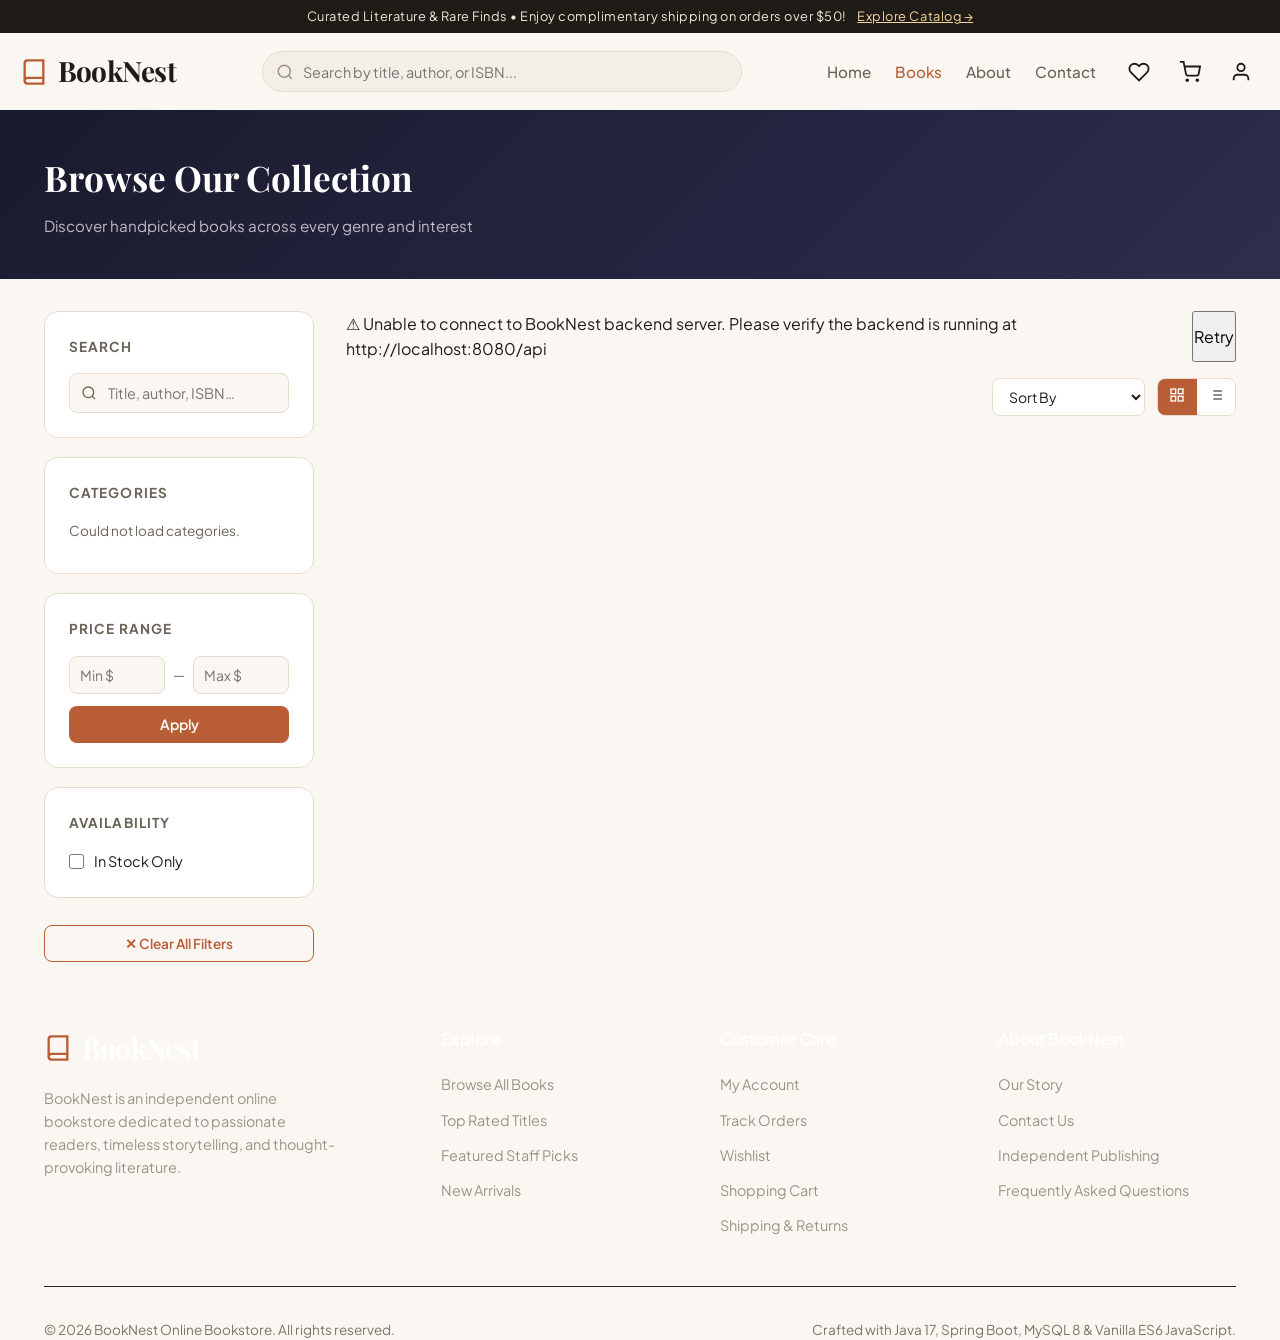
<file: frontend/books.html>
<!DOCTYPE html>
<html lang="en">
<head>
  <meta charset="UTF-8" />
  <meta name="viewport" content="width=device-width, initial-scale=1.0" />
  <title>Browse Books – BookNest</title>
  <link rel="preconnect" href="https://fonts.googleapis.com" />
  <link href="https://fonts.googleapis.com/css2?family=Playfair+Display:wght@400;600;700&family=Plus+Jakarta+Sans:wght@300;400;500;600;700&display=swap" rel="stylesheet" />
  <link rel="stylesheet" href="css/style.css" />
  <style>
    .catalog-layout { display: grid; grid-template-columns: 270px 1fr; gap: 2rem; padding: 2rem 0 4rem; }
    /* Sidebar */
    .catalog-sidebar { position: sticky; top: 90px; height: fit-content; }
    .filter-card { background: #fff; border-radius: 14px; padding: 1.5rem; border: 1px solid var(--border-color); margin-bottom: 1.2rem; }
    .filter-card h3 { font-size: 0.85rem; font-weight: 700; text-transform: uppercase; letter-spacing: 0.08em; color: var(--text-muted); margin-bottom: 1rem; }
    .filter-search-wrap { position: relative; }
    .filter-search-wrap svg { position: absolute; left: 0.75rem; top: 50%; transform: translateY(-50%); color: var(--text-muted); }
    #sidebar-search { width: 100%; padding: 0.6rem 0.75rem 0.6rem 2.4rem; border: 1.5px solid var(--border-color); border-radius: 8px; font-size: 0.9rem; font-family: inherit; background: var(--bg-primary); color: var(--text-primary); box-sizing: border-box; }
    #sidebar-search:focus { outline: none; border-color: var(--accent-primary); }
    .category-list { list-style: none; padding: 0; margin: 0; }
    .category-list li { margin-bottom: 0.5rem; }
    .category-list label { display: flex; align-items: center; gap: 0.6rem; cursor: pointer; font-size: 0.9rem; color: var(--text-primary); }
    .category-list input[type="checkbox"] { accent-color: var(--accent-primary); width: 15px; height: 15px; }
    .cat-count { margin-left: auto; font-size: 0.78rem; color: var(--text-muted); background: var(--bg-secondary); padding: 1px 6px; border-radius: 10px; }
    .price-range { display: flex; gap: 0.5rem; align-items: center; }
    .price-range input { flex: 1; padding: 0.55rem 0.6rem; border: 1.5px solid var(--border-color); border-radius: 8px; font-size: 0.875rem; font-family: inherit; background: var(--bg-primary); color: var(--text-primary); width: 0; box-sizing: border-box; }
    .price-range input:focus { outline: none; border-color: var(--accent-primary); }
    .price-range span { color: var(--text-muted); font-size: 0.85rem; }
    .filter-apply-btn { width: 100%; margin-top: 0.75rem; padding: 0.6rem; border: none; border-radius: 8px; background: var(--accent-primary); color: #fff; font-weight: 600; font-family: inherit; font-size: 0.875rem; cursor: pointer; }
    .filter-apply-btn:hover { background: var(--accent-dark); }
    .instock-row label { display: flex; align-items: center; gap: 0.6rem; cursor: pointer; font-size: 0.9rem; color: var(--text-primary); }
    .instock-row input { accent-color: var(--accent-primary); width: 15px; height: 15px; }
    .clear-filters-btn { width: 100%; padding: 0.55rem; border: 1.5px solid var(--accent-primary); border-radius: 8px; background: transparent; color: var(--accent-primary); font-weight: 600; font-family: inherit; font-size: 0.85rem; cursor: pointer; margin-top: 0.5rem; }
    .clear-filters-btn:hover { background: var(--accent-primary); color: #fff; }
    /* Toolbar */
    .catalog-toolbar { display: flex; align-items: center; justify-content: space-between; margin-bottom: 1.5rem; gap: 1rem; flex-wrap: wrap; }
    .result-count { font-size: 0.95rem; color: var(--text-secondary); }
    .result-count strong { color: var(--text-primary); }
    .toolbar-right { display: flex; align-items: center; gap: 0.75rem; }
    .sort-select { padding: 0.5rem 0.75rem; border: 1.5px solid var(--border-color); border-radius: 8px; font-size: 0.875rem; font-family: inherit; background: #fff; color: var(--text-primary); cursor: pointer; }
    .sort-select:focus { outline: none; border-color: var(--accent-primary); }
    .view-toggle { display: flex; border: 1.5px solid var(--border-color); border-radius: 8px; overflow: hidden; }
    .view-toggle button { padding: 0.45rem 0.7rem; border: none; background: #fff; cursor: pointer; color: var(--text-muted); transition: all 0.15s; }
    .view-toggle button.active { background: var(--accent-primary); color: #fff; }
    /* Book grid */
    .books-grid { display: grid; grid-template-columns: repeat(auto-fill, minmax(190px, 1fr)); gap: 1.4rem; }
    .books-grid.list-view { grid-template-columns: 1fr; }
    .books-grid.list-view .book-card { display: flex; gap: 1.2rem; }
    .books-grid.list-view .book-card .card-cover { width: 100px; flex-shrink: 0; aspect-ratio: auto; height: 140px; }
    .books-grid.list-view .book-card .card-cover img { height: 140px; }
    .books-grid.list-view .book-card .card-body { flex: 1; display: flex; flex-direction: column; justify-content: space-between; }
    /* Skeleton */
    .skeleton-card { background: #fff; border-radius: 14px; overflow: hidden; border: 1px solid var(--border-color); }
    .skeleton-img { width: 100%; aspect-ratio: 2/3; background: linear-gradient(90deg, #f0f0f0 25%, #e0e0e0 50%, #f0f0f0 75%); background-size: 200% 100%; animation: shimmer 1.4s infinite; }
    .skeleton-line { height: 14px; border-radius: 4px; background: linear-gradient(90deg, #f0f0f0 25%, #e0e0e0 50%, #f0f0f0 75%); background-size: 200% 100%; animation: shimmer 1.4s infinite; margin: 0.5rem 1rem; }
    .skeleton-line.short { width: 60%; }
    @keyframes shimmer { 0%{background-position:200% 0} 100%{background-position:-200% 0} }
    /* Pagination */
    .pagination { display: flex; align-items: center; justify-content: center; gap: 0.4rem; margin-top: 2.5rem; flex-wrap: wrap; }
    .pagination button { padding: 0.45rem 0.85rem; border: 1.5px solid var(--border-color); border-radius: 8px; background: #fff; color: var(--text-primary); font-family: inherit; font-size: 0.875rem; cursor: pointer; transition: all 0.15s; }
    .pagination button:hover:not(:disabled) { border-color: var(--accent-primary); color: var(--accent-primary); }
    .pagination button.active { background: var(--accent-primary); border-color: var(--accent-primary); color: #fff; }
    .pagination button:disabled { opacity: 0.45; cursor: not-allowed; }
    /* Empty state */
    .empty-state { text-align: center; padding: 4rem 2rem; color: var(--text-secondary); grid-column: 1/-1; }
    .empty-state .empty-icon { font-size: 4rem; margin-bottom: 1rem; }
    .empty-state h3 { font-family: 'Playfair Display', serif; font-size: 1.4rem; color: var(--text-primary); margin-bottom: 0.5rem; }
    /* Error banner */
    .error-banner { background: #FEF2F2; border: 1px solid #FCA5A5; color: #991B1B; border-radius: 10px; padding: 1rem 1.5rem; margin-bottom: 1.5rem; display: flex; align-items: center; gap: 1rem; }
    .error-banner button { margin-left: auto; padding: 0.4rem 0.9rem; border: 1px solid #991B1B; border-radius: 6px; background: transparent; color: #991B1B; cursor: pointer; font-family: inherit; font-size: 0.85rem; }
    /* Active filter tags */
    .active-filters { display: flex; flex-wrap: wrap; gap: 0.4rem; margin-bottom: 1rem; }
    .filter-tag { display: inline-flex; align-items: center; gap: 0.4rem; background: var(--accent-primary); color: #fff; border-radius: 20px; padding: 0.3rem 0.75rem; font-size: 0.8rem; font-weight: 600; }
    .filter-tag button { background: none; border: none; color: #fff; cursor: pointer; font-size: 1rem; line-height: 1; padding: 0; opacity: 0.8; }
    .filter-tag button:hover { opacity: 1; }
    /* Page hero */
    .catalog-hero { background: linear-gradient(135deg, #1A1A2E, #2D2D4E); color: #fff; padding: 2.5rem 0; margin-bottom: 0; }
    .catalog-hero h1 { font-family: 'Playfair Display', serif; font-size: 2.2rem; font-weight: 700; margin-bottom: 0.5rem; }
    .catalog-hero p { color: rgba(255,255,255,0.7); font-size: 0.95rem; }
    /* Guest banner */
    .guest-banner { background: linear-gradient(90deg, #FFF7F0, #FFF0E8); border: 1px solid #F5C9AE; border-radius: 10px; padding: 0.75rem 1.2rem; margin-bottom: 1.5rem; display: flex; align-items: center; gap: 1rem; font-size: 0.875rem; color: var(--text-secondary); }
    .guest-banner a { color: var(--accent-primary); font-weight: 600; text-decoration: none; margin-left: auto; white-space: nowrap; }
    @media (max-width: 900px) { .catalog-layout { grid-template-columns: 1fr; } .catalog-sidebar { position: static; display: flex; flex-wrap: wrap; gap: 1rem; } .filter-card { flex: 1; min-width: 220px; } }
    @media (max-width: 600px) { .books-grid { grid-template-columns: repeat(2, 1fr); } .catalog-toolbar { flex-direction: column; align-items: flex-start; } }
  </style>
</head>
<body>
  <div id="site-header"></div>

  <!-- Page Hero -->
  <section class="catalog-hero">
    <div class="container">
      <h1>Browse Our Collection</h1>
      <p>Discover handpicked books across every genre and interest</p>
    </div>
  </section>

  <main>
    <div class="container">
      <div class="catalog-layout">
        <!-- Sidebar -->
        <aside class="catalog-sidebar">
          <div class="filter-card">
            <h3>Search</h3>
            <div class="filter-search-wrap">
              <svg width="16" height="16" viewBox="0 0 24 24" fill="none" stroke="currentColor" stroke-width="2"><circle cx="11" cy="11" r="8"></circle><line x1="21" y1="21" x2="16.65" y2="16.65"></line></svg>
              <input type="text" id="sidebar-search" placeholder="Title, author, ISBN…" />
            </div>
          </div>

          <div class="filter-card">
            <h3>Categories</h3>
            <ul class="category-list" id="category-list">
              <li style="color:var(--text-muted);font-size:0.85rem;">Loading…</li>
            </ul>
          </div>

          <div class="filter-card">
            <h3>Price Range</h3>
            <div class="price-range">
              <input type="number" id="min-price" placeholder="Min $" min="0" step="1" />
              <span>—</span>
              <input type="number" id="max-price" placeholder="Max $" min="0" step="1" />
            </div>
            <button class="filter-apply-btn" onclick="applyPriceFilter()">Apply</button>
          </div>

          <div class="filter-card">
            <h3>Availability</h3>
            <div class="instock-row">
              <label>
                <input type="checkbox" id="instock-only" />
                In Stock Only
              </label>
            </div>
          </div>

          <button class="clear-filters-btn" onclick="clearAllFilters()">✕ Clear All Filters</button>
        </aside>

        <!-- Main Content -->
        <div>
          <div id="error-banner" style="display:none;"></div>

          <div class="active-filters" id="active-filters"></div>

          <div class="catalog-toolbar">
            <div class="result-count" id="result-count">Loading books…</div>
            <div class="toolbar-right">
              <select class="sort-select" id="sort-select">
                <option value="">Sort By</option>
                <option value="title_asc">Title A→Z</option>
                <option value="title_desc">Title Z→A</option>
                <option value="price_asc">Price: Low→High</option>
                <option value="price_desc">Price: High→Low</option>
                <option value="newest">Newest First</option>
                <option value="rating">Top Rated</option>
              </select>
              <div class="view-toggle">
                <button id="grid-btn" class="active" title="Grid view" onclick="setView('grid')">
                  <svg width="16" height="16" viewBox="0 0 24 24" fill="none" stroke="currentColor" stroke-width="2"><rect x="3" y="3" width="7" height="7"></rect><rect x="14" y="3" width="7" height="7"></rect><rect x="3" y="14" width="7" height="7"></rect><rect x="14" y="14" width="7" height="7"></rect></svg>
                </button>
                <button id="list-btn" title="List view" onclick="setView('list')">
                  <svg width="16" height="16" viewBox="0 0 24 24" fill="none" stroke="currentColor" stroke-width="2"><line x1="8" y1="6" x2="21" y2="6"></line><line x1="8" y1="12" x2="21" y2="12"></line><line x1="8" y1="18" x2="21" y2="18"></line><line x1="3" y1="6" x2="3.01" y2="6"></line><line x1="3" y1="12" x2="3.01" y2="12"></line><line x1="3" y1="18" x2="3.01" y2="18"></line></svg>
                </button>
              </div>
            </div>
          </div>

          <div class="books-grid" id="books-grid"></div>
          <div class="pagination" id="pagination"></div>
        </div>
      </div>
    </div>
  </main>

  <div id="site-footer"></div>

  <script src="js/api.js"></script>
  <script src="js/auth.js"></script>
  <script src="js/cart.js"></script>
  <script src="js/wishlist.js"></script>
  <script src="js/main.js"></script>
  <script>
    let currentPage = 0;
    let totalPages = 0;
    let totalElements = 0;
    let currentView = 'grid';
    let filters = { search: '', categoryId: null, minPrice: '', maxPrice: '', inStock: false, sort: '', featured: false };
    let categories = [];
    let debounceTimer;

    // Read URL params on load
    function readUrlParams() {
      const p = new URLSearchParams(window.location.search);
      if (p.get('query')) filters.search = p.get('query');
      if (p.get('category')) filters.categoryId = parseInt(p.get('category')) || null;
      if (p.get('sort')) filters.sort = p.get('sort');
      if (p.get('featured')) filters.featured = p.get('featured') === 'true';
      if (p.get('page')) currentPage = parseInt(p.get('page')) || 0;
    }

    function updateUrl() {
      const p = new URLSearchParams();
      if (filters.search) p.set('query', filters.search);
      if (filters.categoryId) p.set('category', filters.categoryId);
      if (filters.sort) p.set('sort', filters.sort);
      if (filters.featured) p.set('featured', 'true');
      if (currentPage > 0) p.set('page', currentPage);
      const qs = p.toString();
      history.pushState({}, '', qs ? '?' + qs : window.location.pathname);
    }

    async function loadCategories() {
      try {
        const res = await api.get('/categories');
        categories = (res && res.data !== undefined) ? res.data : (res || []);
        const list = document.getElementById('category-list');
        if (!categories || !categories.length) { list.innerHTML = '<li style="color:var(--text-muted);font-size:0.85rem;">No categories found.</li>'; return; }
        list.innerHTML = categories.map(c => `
          <li>
            <label>
              <input type="checkbox" class="cat-cb" data-id="${c.id}" ${filters.categoryId == c.id ? 'checked' : ''} />
              ${c.name}
              <span class="cat-count">${c.totalBooks || 0}</span>
            </label>
          </li>`).join('');
        list.querySelectorAll('.cat-cb').forEach(cb => {
          cb.addEventListener('change', () => {
            const checked = list.querySelectorAll('.cat-cb:checked');
            filters.categoryId = checked.length ? parseInt(checked[0].dataset.id) : null;
            // Uncheck others
            list.querySelectorAll('.cat-cb').forEach(o => { if (o !== checked[0]) o.checked = false; });
            currentPage = 0;
            loadBooks();
          });
        });
      } catch (e) {
        document.getElementById('category-list').innerHTML = '<li style="color:var(--text-muted);font-size:0.85rem;">Could not load categories.</li>';
      }
    }

    function showSkeletons() {
      const grid = document.getElementById('books-grid');
      grid.innerHTML = Array(12).fill(0).map(() => `
        <div class="skeleton-card">
          <div class="skeleton-img"></div>
          <div class="skeleton-line" style="margin-top:1rem;"></div>
          <div class="skeleton-line short"></div>
          <div class="skeleton-line short" style="width:40%;margin-bottom:1rem;"></div>
        </div>`).join('');
    }

    async function loadBooks() {
      showSkeletons();
      updateUrl();
      updateActiveFilterTags();

      const params = { page: currentPage, size: 12 };
      if (filters.search) params.search = filters.search;
      if (filters.categoryId) params.category = filters.categoryId;
      if (filters.minPrice !== '') params.minPrice = filters.minPrice;
      if (filters.maxPrice !== '') params.maxPrice = filters.maxPrice;
      if (filters.inStock) params.inStock = true;
      if (filters.sort) params.sortBy = filters.sort;
      if (filters.featured) params.featured = true;

      const errBanner = document.getElementById('error-banner');
      errBanner.style.display = 'none';

      try {
        const res = await api.get('/books', params);
        const result = (res && res.data !== undefined) ? res.data : res;
        totalPages = result.totalPages || 0;
        totalElements = result.totalElements || 0;
        renderBooks(result.content || []);
        renderPagination();
        updateResultCount();
      } catch (e) {
        errBanner.innerHTML = `<span>⚠ ${e.message}</span><button onclick="loadBooks()">Retry</button>`;
        errBanner.style.display = 'flex';
        document.getElementById('books-grid').innerHTML = '';
        document.getElementById('result-count').textContent = '';
      }
    }

    function renderBooks(books) {
      const grid = document.getElementById('books-grid');
      grid.className = 'books-grid' + (currentView === 'list' ? ' list-view' : '');
      if (!books.length) {
        grid.innerHTML = `
          <div class="empty-state">
            <div class="empty-icon">📚</div>
            <h3>No books found</h3>
            <p>Try adjusting your search or filters.</p>
            <button class="btn btn-primary" onclick="clearAllFilters()" style="margin-top:1.2rem;">Clear Filters</button>
          </div>`;
        return;
      }
      grid.innerHTML = books.map(b => renderBookCard(b)).join('');
    }

    function renderBookCard(b) {
      const hasDiscount = b.originalPrice && parseFloat(b.originalPrice) > parseFloat(b.price);
      const price = formatPrice(b.price);
      const origPrice = hasDiscount ? formatPrice(b.originalPrice) : '';
      const discPct = hasDiscount ? Math.round((1 - parseFloat(b.price) / parseFloat(b.originalPrice)) * 100) : 0;
      const outOfStock = !b.active || !b.stockQuantity || b.stockQuantity <= 0;
      const img = b.coverImageUrl || b.imageUrl || 'assets/placeholder.svg';
      const bJson = JSON.stringify(b).replace(/"/g, '&quot;');
      return `
        <div class="book-card">
          <a href="book-details.html?id=${b.id}" class="card-cover">
            <img src="${img}" alt="${b.title}" loading="lazy" onerror="handleImageError(this)" />
            ${b.bestseller ? '<span class="badge badge-featured" style="position:absolute;top:8px;left:8px;background:#D97706;">Bestseller</span>' : (b.featured ? '<span class="badge badge-featured" style="position:absolute;top:8px;left:8px;">Featured</span>' : '')}
            ${outOfStock ? '<span class="badge badge-out" style="position:absolute;top:8px;right:8px;">Out of Stock</span>' : ''}
            ${discPct > 0 ? `<span class="badge badge-sale" style="position:absolute;bottom:8px;left:8px;">-${discPct}%</span>` : ''}
          </a>
          <div class="card-body">
            <div class="card-category">${b.category ? b.category.name : ''}</div>
            <h3 class="card-title"><a href="book-details.html?id=${b.id}">${b.title}</a></h3>
            <p class="card-author">by ${b.author}</p>
            <div class="card-rating">
              ${renderStars(b.averageRating || 0)}
              <span class="rating-count">(${b.reviewCount || 0})</span>
            </div>
            <div class="card-footer">
              <div class="card-price">
                <span class="price-current">${price}</span>
                ${origPrice ? `<span class="price-original">${origPrice}</span>` : ''}
              </div>
              <div style="display:flex;gap:0.4rem;margin-top:0.75rem;">
                <button class="btn btn-primary btn-sm" style="flex:1;font-size:0.8rem;padding:0.45rem 0.5rem;"
                  onclick="addToCartFromCard(${bJson}, this)" ${outOfStock ? 'disabled' : ''}>
                  ${outOfStock ? 'Sold Out' : 'Add to Cart'}
                </button>
                <button class="btn btn-outline btn-sm" style="padding:0.45rem 0.6rem;"
                  onclick="window.wishlist && window.wishlist.toggle(${bJson})" title="Wishlist">
                  <svg width="15" height="15" viewBox="0 0 24 24" fill="none" stroke="currentColor" stroke-width="2"><path d="M20.84 4.61a5.5 5.5 0 0 0-7.78 0L12 5.67l-1.06-1.06a5.5 5.5 0 0 0-7.78 7.78l1.06 1.06L12 21.23l7.78-7.78 1.06-1.06a5.5 5.5 0 0 0 0-7.78z"></path></svg>
                </button>
              </div>
            </div>
          </div>
        </div>`;
    }

    async function addToCartFromCard(book, btn) {
      btn.disabled = true;
      btn.textContent = 'Adding…';
      try {
        await window.cart.addItem(book, 1);
        showToast('Added to cart!', 'success');
        btn.textContent = 'Added ✓';
        setTimeout(() => { btn.textContent = 'Add to Cart'; btn.disabled = false; }, 1500);
      } catch (e) {
        showToast(e.message || 'Could not add to cart', 'error');
        btn.textContent = 'Add to Cart';
        btn.disabled = false;
      }
    }

    function renderPagination() {
      const pag = document.getElementById('pagination');
      if (totalPages <= 1) { pag.innerHTML = ''; return; }
      let html = `<button onclick="goToPage(${currentPage - 1})" ${currentPage === 0 ? 'disabled' : ''}>← Prev</button>`;
      const pages = [];
      for (let i = 0; i < totalPages; i++) pages.push(i);
      const visible = pages.filter(p => p === 0 || p === totalPages - 1 || Math.abs(p - currentPage) <= 2);
      let prev = -1;
      visible.forEach(p => {
        if (prev !== -1 && p - prev > 1) html += '<button disabled>…</button>';
        html += `<button class="${p === currentPage ? 'active' : ''}" onclick="goToPage(${p})">${p + 1}</button>`;
        prev = p;
      });
      html += `<button onclick="goToPage(${currentPage + 1})" ${currentPage >= totalPages - 1 ? 'disabled' : ''}>Next →</button>`;
      pag.innerHTML = html;
    }

    function goToPage(p) {
      if (p < 0 || p >= totalPages) return;
      currentPage = p;
      loadBooks();
      window.scrollTo({ top: 0, behavior: 'smooth' });
    }

    function updateResultCount() {
      const el = document.getElementById('result-count');
      const q = filters.search ? ` for "<strong>${filters.search}</strong>"` : '';
      el.innerHTML = `<strong>${totalElements}</strong> book${totalElements !== 1 ? 's' : ''} found${q}`;
    }

    function updateActiveFilterTags() {
      const wrap = document.getElementById('active-filters');
      let tags = '';
      if (filters.search) tags += `<span class="filter-tag">Search: ${filters.search} <button onclick="removeFilter('search')">×</button></span>`;
      if (filters.categoryId) {
        const cat = categories.find(c => c.id == filters.categoryId);
        tags += `<span class="filter-tag">${cat ? cat.name : 'Category'} <button onclick="removeFilter('category')">×</button></span>`;
      }
      if (filters.minPrice || filters.maxPrice) tags += `<span class="filter-tag">Price: ${filters.minPrice || '0'} – ${filters.maxPrice || '∞'} <button onclick="removeFilter('price')">×</button></span>`;
      if (filters.inStock) tags += `<span class="filter-tag">In Stock <button onclick="removeFilter('instock')">×</button></span>`;
      if (filters.featured) tags += `<span class="filter-tag">Featured <button onclick="removeFilter('featured')">×</button></span>`;
      wrap.innerHTML = tags;
    }

    function removeFilter(type) {
      if (type === 'search') { filters.search = ''; document.getElementById('sidebar-search').value = ''; }
      if (type === 'category') { filters.categoryId = null; document.querySelectorAll('.cat-cb').forEach(c => c.checked = false); }
      if (type === 'price') { filters.minPrice = ''; filters.maxPrice = ''; document.getElementById('min-price').value = ''; document.getElementById('max-price').value = ''; }
      if (type === 'instock') { filters.inStock = false; document.getElementById('instock-only').checked = false; }
      if (type === 'featured') { filters.featured = false; }
      currentPage = 0;
      loadBooks();
    }

    function clearAllFilters() {
      filters = { search: '', categoryId: null, minPrice: '', maxPrice: '', inStock: false, sort: '', featured: false };
      document.getElementById('sidebar-search').value = '';
      document.getElementById('min-price').value = '';
      document.getElementById('max-price').value = '';
      document.getElementById('instock-only').checked = false;
      document.getElementById('sort-select').value = '';
      document.querySelectorAll('.cat-cb').forEach(c => c.checked = false);
      currentPage = 0;
      loadBooks();
    }

    function applyPriceFilter() {
      filters.minPrice = document.getElementById('min-price').value;
      filters.maxPrice = document.getElementById('max-price').value;
      currentPage = 0;
      loadBooks();
    }

    function setView(v) {
      currentView = v;
      document.getElementById('grid-btn').classList.toggle('active', v === 'grid');
      document.getElementById('list-btn').classList.toggle('active', v === 'list');
      const grid = document.getElementById('books-grid');
      grid.className = 'books-grid' + (v === 'list' ? ' list-view' : '');
    }

    document.addEventListener('DOMContentLoaded', () => {
      readUrlParams();
      // Pre-fill sidebar search
      document.getElementById('sidebar-search').value = filters.search;
      // Pre-fill sort
      document.getElementById('sort-select').value = filters.sort;

      loadCategories();
      loadBooks();

      // Search debounce
      document.getElementById('sidebar-search').addEventListener('input', (e) => {
        clearTimeout(debounceTimer);
        debounceTimer = setTimeout(() => {
          filters.search = e.target.value.trim();
          currentPage = 0;
          loadBooks();
        }, 400);
      });

      // Sort change
      document.getElementById('sort-select').addEventListener('change', (e) => {
        filters.sort = e.target.value;
        currentPage = 0;
        loadBooks();
      });

      // In-stock toggle
      document.getElementById('instock-only').addEventListener('change', (e) => {
        filters.inStock = e.target.checked;
        currentPage = 0;
        loadBooks();
      });

      // Keyboard: search on Enter in price fields
      ['min-price','max-price'].forEach(id => {
        document.getElementById(id).addEventListener('keypress', (e) => {
          if (e.key === 'Enter') applyPriceFilter();
        });
      });
    });
  </script>
</body>
</html>
</file>
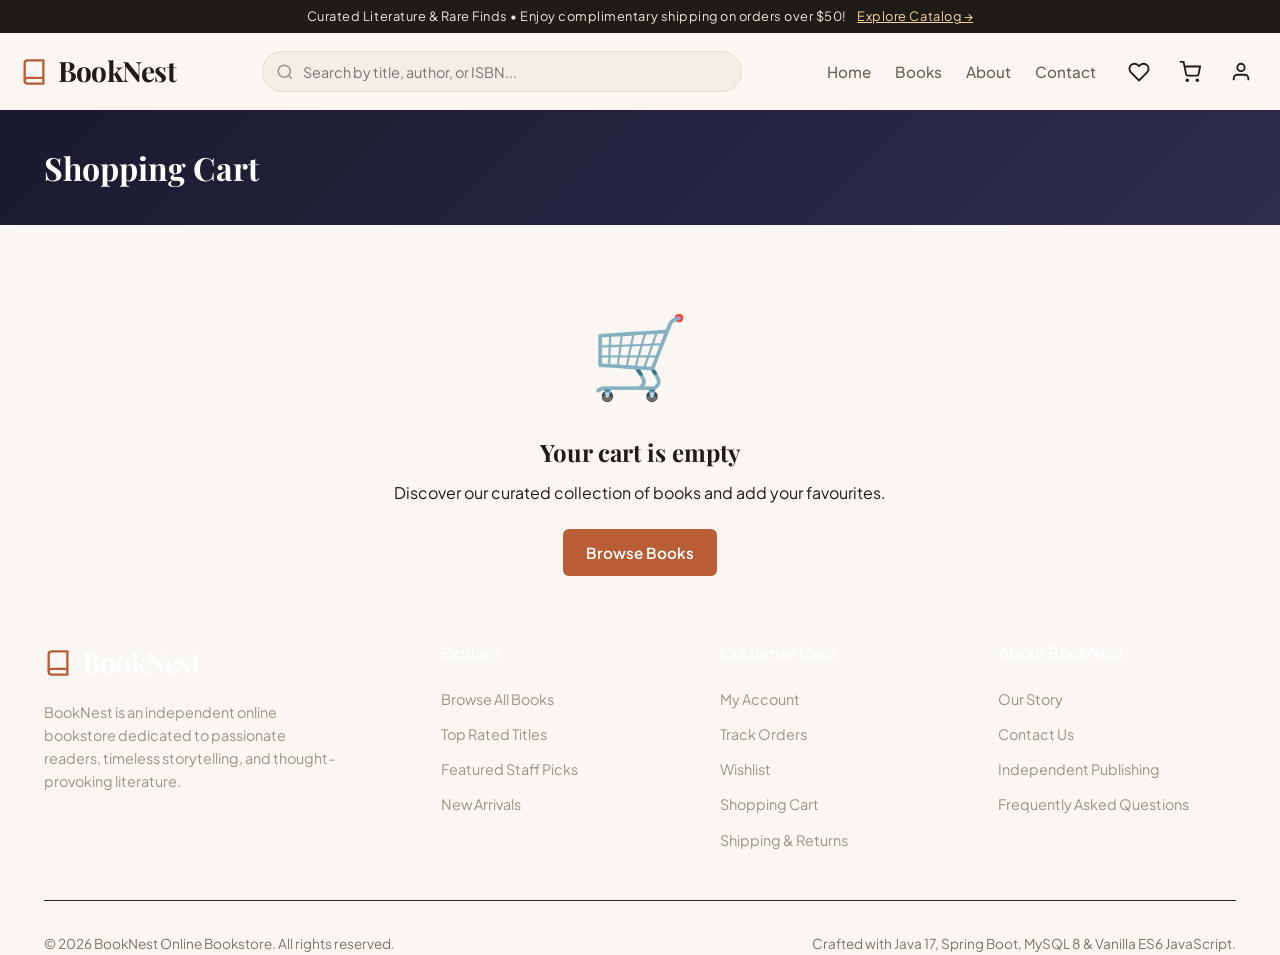
<file: frontend/cart.html>
<!DOCTYPE html>
<html lang="en">
<head>
  <meta charset="UTF-8" />
  <meta name="viewport" content="width=device-width, initial-scale=1.0" />
  <title>Shopping Cart – BookNest</title>
  <link rel="preconnect" href="https://fonts.googleapis.com" />
  <link href="https://fonts.googleapis.com/css2?family=Playfair+Display:wght@400;600;700&family=Plus+Jakarta+Sans:wght@300;400;500;600;700&display=swap" rel="stylesheet" />
  <link rel="stylesheet" href="css/style.css" />
  <style>
    .cart-page-hero { background: linear-gradient(135deg,#1A1A2E,#2D2D4E); color:#fff; padding: 2rem 0; margin-bottom: 0; }
    .cart-page-hero h1 { font-family:'Playfair Display',serif; font-size:2rem; font-weight:700; }
    .cart-layout { display: grid; grid-template-columns: 1fr 360px; gap: 2rem; padding: 2rem 0 4rem; align-items: start; }
    /* Guest banner */
    .guest-banner { background: linear-gradient(90deg,#FFF7F0,#FFF0E8); border:1px solid #F5C9AE; border-radius:10px; padding:.75rem 1.2rem; margin-bottom:1.5rem; display:flex; align-items:center; gap:.75rem; font-size:.875rem; color:var(--text-secondary); }
    .guest-banner a { color:var(--accent-primary); font-weight:700; text-decoration:none; margin-left:auto; }
    /* Cart items */
    .cart-items-wrap { background:#fff; border-radius:16px; border:1px solid var(--border-color); overflow:hidden; }
    .cart-items-header { padding:1.2rem 1.5rem; border-bottom:1px solid var(--border-color); display:flex; align-items:center; justify-content:space-between; }
    .cart-items-header h2 { font-family:'Playfair Display',serif; font-size:1.2rem; font-weight:700; color:var(--text-primary); }
    .clear-cart-btn { background:none; border:none; color:var(--text-muted); font-size:.825rem; cursor:pointer; font-family:inherit; padding:.3rem .6rem; border-radius:6px; transition:all .15s; }
    .clear-cart-btn:hover { background:#FEE2E2; color:#DC2626; }
    .cart-item { display:grid; grid-template-columns:80px 1fr; gap:1rem; padding:1.2rem 1.5rem; border-bottom:1px solid var(--border-color); transition:background .15s; }
    .cart-item:last-child { border-bottom:none; }
    .cart-item:hover { background:var(--bg-primary); }
    .cart-item-img { width:80px; height:110px; object-fit:cover; border-radius:8px; display:block; }
    .cart-item-body { display:flex; flex-direction:column; justify-content:space-between; }
    .cart-item-title { font-weight:700; font-size:.95rem; color:var(--text-primary); text-decoration:none; display:block; margin-bottom:.2rem; }
    .cart-item-title:hover { color:var(--accent-primary); }
    .cart-item-author { font-size:.825rem; color:var(--text-muted); margin-bottom:.5rem; }
    .cart-item-unit { font-size:.85rem; color:var(--text-secondary); }
    .cart-item-controls { display:flex; align-items:center; justify-content:space-between; gap:1rem; margin-top:.75rem; flex-wrap:wrap; }
    .qty-ctrl { display:flex; align-items:center; border:1.5px solid var(--border-color); border-radius:8px; overflow:hidden; }
    .qty-ctrl button { padding:.4rem .8rem; border:none; background:var(--bg-secondary); color:var(--text-primary); cursor:pointer; font-size:.95rem; line-height:1; font-family:inherit; transition:background .15s; }
    .qty-ctrl button:hover:not(:disabled) { background:var(--border-color); }
    .qty-ctrl button:disabled { opacity:.4; cursor:not-allowed; }
    .qty-ctrl span { padding:.4rem .7rem; font-weight:600; font-size:.875rem; min-width:30px; text-align:center; }
    .line-total { font-weight:700; font-size:1rem; color:var(--text-primary); }
    .remove-btn { background:none; border:none; color:var(--text-muted); cursor:pointer; padding:.3rem; border-radius:6px; transition:all .15s; display:flex; align-items:center; }
    .remove-btn:hover { background:#FEE2E2; color:#DC2626; }
    /* Summary card */
    .summary-card { background:#fff; border-radius:16px; border:1px solid var(--border-color); padding:1.5rem; position:sticky; top:90px; }
    .summary-card h2 { font-family:'Playfair Display',serif; font-size:1.2rem; font-weight:700; color:var(--text-primary); margin-bottom:1.25rem; }
    .summary-row { display:flex; justify-content:space-between; align-items:center; font-size:.9rem; color:var(--text-secondary); margin-bottom:.75rem; }
    .summary-row.total { border-top:2px solid var(--border-color); padding-top:.75rem; margin-top:.5rem; font-size:1.05rem; font-weight:700; color:var(--text-primary); }
    .summary-row .free-ship { color:#16A34A; font-weight:700; }
    .shipping-note { font-size:.78rem; color:var(--text-muted); text-align:center; margin-bottom:1rem; }
    .btn-checkout { width:100%; padding:.9rem; border:none; border-radius:12px; background:var(--accent-primary); color:#fff; font-weight:700; font-size:1rem; font-family:inherit; cursor:pointer; margin-bottom:.75rem; transition:background .2s; display:flex; align-items:center; justify-content:center; gap:.5rem; text-decoration:none; }
    .btn-checkout:hover { background:var(--accent-dark); }
    .btn-checkout.disabled { opacity:.5; pointer-events:none; }
    .continue-link { display:block; text-align:center; color:var(--accent-primary); font-size:.875rem; font-weight:600; text-decoration:none; margin-top:.5rem; }
    .continue-link:hover { text-decoration:underline; }
    /* Security badges */
    .security-badges { display:flex; align-items:center; justify-content:center; gap:1rem; margin-top:1rem; padding-top:1rem; border-top:1px solid var(--border-color); }
    .security-badges span { display:flex; align-items:center; gap:.3rem; font-size:.75rem; color:var(--text-muted); }
    /* Free shipping progress */
    .shipping-progress { margin:1rem 0; }
    .shipping-progress-bar { height:6px; background:var(--bg-secondary); border-radius:3px; overflow:hidden; margin:.4rem 0; }
    .shipping-progress-fill { height:100%; background:#16A34A; border-radius:3px; transition:width .5s ease; }
    .shipping-progress p { font-size:.78rem; color:var(--text-secondary); text-align:center; }
    /* Empty cart */
    .empty-cart { text-align:center; padding:4rem 2rem; }
    .empty-cart .empty-icon { font-size:5rem; margin-bottom:1rem; }
    .empty-cart h2 { font-family:'Playfair Display',serif; font-size:1.5rem; margin-bottom:.5rem; color:var(--text-primary); }
    .empty-cart p { color:var(--text-secondary); margin-bottom:1.5rem; }
    /* Loading */
    .cart-skeleton { padding:1.5rem; }
    .skel { background:linear-gradient(90deg,#f0f0f0 25%,#e0e0e0 50%,#f0f0f0 75%); background-size:200% 100%; animation:shimmer 1.4s infinite; border-radius:6px; margin-bottom:.6rem; }
    @keyframes shimmer { 0%{background-position:200% 0}100%{background-position:-200% 0} }
    @media (max-width:800px) { .cart-layout { grid-template-columns:1fr; } .summary-card { position:static; } }
    @media (max-width:480px) { .cart-item { grid-template-columns:65px 1fr; } .cart-item-img { width:65px; height:90px; } }
  </style>
</head>
<body>
  <div id="site-header"></div>

  <section class="cart-page-hero">
    <div class="container">
      <h1>Shopping Cart</h1>
    </div>
  </section>

  <main>
    <div class="container">
      <div id="cart-content"></div>
    </div>
  </main>

  <div id="site-footer"></div>

  <script src="js/api.js"></script>
  <script src="js/auth.js"></script>
  <script src="js/cart.js"></script>
  <script src="js/wishlist.js"></script>
  <script src="js/main.js"></script>
  <script>
    const FREE_SHIP_THRESHOLD = 50;
    const SHIPPING_FEE = 4.99;
    const TAX_RATE = 0.05;
    let cartData = null;

    function renderCartSkeleton() {
      document.getElementById('cart-content').innerHTML = `
        <div class="cart-layout">
          <div class="cart-items-wrap">
            <div class="cart-skeleton">
              ${Array(3).fill(0).map(() => `
                <div style="display:grid;grid-template-columns:80px 1fr;gap:1rem;margin-bottom:1.5rem;">
                  <div class="skel" style="width:80px;height:110px;"></div>
                  <div>
                    <div class="skel" style="height:16px;width:70%;margin-bottom:.5rem;"></div>
                    <div class="skel" style="height:12px;width:40%;margin-bottom:.5rem;"></div>
                    <div class="skel" style="height:12px;width:30%;"></div>
                  </div>
                </div>`).join('')}
            </div>
          </div>
          <div class="summary-card">
            <div class="skel" style="height:18px;width:60%;margin-bottom:1rem;"></div>
            <div class="skel" style="height:14px;margin-bottom:.5rem;"></div>
            <div class="skel" style="height:14px;margin-bottom:.5rem;"></div>
            <div class="skel" style="height:46px;margin-top:1rem;border-radius:12px;"></div>
          </div>
        </div>`;
    }

    async function loadCart() {
      renderCartSkeleton();
      try {
        cartData = await window.cart.getCart();
        renderCart(cartData);
      } catch (e) {
        document.getElementById('cart-content').innerHTML = `
          <div style="text-align:center;padding:3rem;color:var(--text-secondary);">
            <p>Could not load your cart. <button onclick="loadCart()" style="color:var(--accent-primary);background:none;border:none;cursor:pointer;font-weight:700;">Try again</button></p>
          </div>`;
      }
    }

    function calcTotals(items) {
      const subtotal = items.reduce((s, i) => {
        const p = i.unitPrice || (i.book ? i.book.price : i.price) || 0;
        return s + (i.lineTotal ? parseFloat(i.lineTotal) : (parseFloat(p) * i.quantity));
      }, 0);
      const shipping = subtotal >= FREE_SHIP_THRESHOLD ? 0 : SHIPPING_FEE;
      const tax = subtotal * TAX_RATE;
      const total = subtotal + shipping + tax;
      return { subtotal, shipping, tax, total };
    }

    function renderCart(data) {
      const items = data.items || [];
      const isLoggedIn = window.auth && window.auth.isLoggedIn();

      if (!items.length) {
        document.getElementById('cart-content').innerHTML = `
          <div class="empty-cart">
            <div class="empty-icon">🛒</div>
            <h2>Your cart is empty</h2>
            <p>Discover our curated collection of books and add your favourites.</p>
            <a href="books.html" class="btn btn-primary">Browse Books</a>
          </div>`;
        return;
      }

      const { subtotal, shipping, tax, total } = calcTotals(items);
      const progress = Math.min((subtotal / FREE_SHIP_THRESHOLD) * 100, 100);
      const amountLeft = FREE_SHIP_THRESHOLD - subtotal;

      document.getElementById('cart-content').innerHTML = `
        ${!isLoggedIn ? `
          <div class="guest-banner">
            <svg width="18" height="18" viewBox="0 0 24 24" fill="none" stroke="currentColor" stroke-width="2"><circle cx="12" cy="12" r="10"></circle><line x1="12" y1="8" x2="12" y2="12"></line><line x1="12" y1="16" x2="12.01" y2="16"></line></svg>
            Sign in to save your cart and checkout seamlessly
            <a href="login.html?redirect=cart.html">Sign In →</a>
          </div>` : ''}

        <div class="cart-layout">
          <!-- Items -->
          <div>
            <div class="cart-items-wrap">
              <div class="cart-items-header">
                <h2>${items.length} Item${items.length !== 1 ? 's' : ''} in Cart</h2>
                <button class="clear-cart-btn" onclick="clearCart()">
                  <svg width="14" height="14" viewBox="0 0 24 24" fill="none" stroke="currentColor" stroke-width="2"><polyline points="3 6 5 6 21 6"></polyline><path d="M19 6l-1 14H6L5 6"></path><path d="M10 11v6"></path><path d="M14 11v6"></path><path d="M9 6V4h6v2"></path></svg>
                  Clear Cart
                </button>
              </div>
              <div id="cart-items-list">
                ${items.map(item => renderCartItem(item)).join('')}
              </div>
            </div>
          </div>

          <!-- Summary -->
          <div class="summary-card">
            <h2>Order Summary</h2>

            ${subtotal < FREE_SHIP_THRESHOLD ? `
              <div class="shipping-progress">
                <div class="shipping-progress-bar">
                  <div class="shipping-progress-fill" style="width:${progress}%"></div>
                </div>
                <p>Add <strong>${formatPrice(amountLeft)}</strong> more for <strong style="color:#16A34A;">FREE shipping</strong>!</p>
              </div>` : ''}

            <div class="summary-row">
              <span>Subtotal (${items.length} items)</span>
              <span><strong>${formatPrice(subtotal)}</strong></span>
            </div>
            <div class="summary-row">
              <span>Shipping</span>
              <span>${shipping === 0 ? '<span class="free-ship">FREE</span>' : formatPrice(shipping)}</span>
            </div>
            <div class="summary-row">
              <span>Tax (5%)</span>
              <span>${formatPrice(tax)}</span>
            </div>
            <div class="summary-row total">
              <span>Order Total</span>
              <span>${formatPrice(total)}</span>
            </div>

            <a href="${isLoggedIn ? 'checkout.html' : 'login.html?redirect=checkout.html'}" class="btn-checkout" id="checkout-btn">
              <svg width="18" height="18" viewBox="0 0 24 24" fill="none" stroke="currentColor" stroke-width="2"><path d="M9 12l2 2 4-4m6 2a9 9 0 1 1-18 0 9 9 0 0 1 18 0z"></path></svg>
              ${isLoggedIn ? 'Proceed to Checkout' : 'Sign In to Checkout'}
            </a>
            <a href="books.html" class="continue-link">← Continue Shopping</a>

            <div class="security-badges">
              <span>
                <svg width="14" height="14" viewBox="0 0 24 24" fill="none" stroke="currentColor" stroke-width="2"><rect x="3" y="11" width="18" height="11" rx="2" ry="2"></rect><path d="M7 11V7a5 5 0 0 1 10 0v4"></path></svg>
                Secure
              </span>
              <span>
                <svg width="14" height="14" viewBox="0 0 24 24" fill="none" stroke="currentColor" stroke-width="2"><polyline points="20 6 9 17 4 12"></polyline></svg>
                Free Returns
              </span>
              <span>
                <svg width="14" height="14" viewBox="0 0 24 24" fill="none" stroke="currentColor" stroke-width="2"><path d="M5 12h14M12 5l7 7-7 7"></path></svg>
                Fast Delivery
              </span>
            </div>
          </div>
        </div>
      `;
    }

    function renderCartItem(item) {
      const b = item.book || item;
      const title = b.title || item.title || 'Book';
      const author = b.author || item.author || '';
      const bookId = b.id || item.bookId;
      const price = item.unitPrice || b.price || item.price || 0;
      const img = b.coverImageUrl || b.imageUrl || item.imageUrl || 'assets/placeholder.svg';
      const lineTotal = item.lineTotal ? parseFloat(item.lineTotal) : (parseFloat(price) * item.quantity);

      return `
        <div class="cart-item" id="cart-item-${item.id}">
          <img class="cart-item-img" src="${img}" alt="${title}" onerror="handleImageError(this)" />
          <div class="cart-item-body">
            <div>
              <a href="book-details.html?id=${bookId}" class="cart-item-title">${title}</a>
              <div class="cart-item-author">${author}</div>
              <div class="cart-item-unit">Unit price: ${formatPrice(price)}</div>
            </div>
            <div class="cart-item-controls">
              <div class="qty-ctrl">
                <button onclick="updateQty('${item.id}', '${bookId}', ${item.quantity - 1})" ${item.quantity <= 1 ? 'disabled' : ''}>−</button>
                <span>${item.quantity}</span>
                <button onclick="updateQty('${item.id}', '${bookId}', ${item.quantity + 1})">+</button>
              </div>
              <span class="line-total">${formatPrice(lineTotal)}</span>
              <button class="remove-btn" onclick="removeItem('${item.id}', '${bookId}')" title="Remove">
                <svg width="16" height="16" viewBox="0 0 24 24" fill="none" stroke="currentColor" stroke-width="2"><polyline points="3 6 5 6 21 6"></polyline><path d="M19 6l-1 14H6L5 6"></path><path d="M10 11v6"></path><path d="M14 11v6"></path><path d="M9 6V4h6v2"></path></svg>
              </button>
            </div>
          </div>
        </div>`;
    }

    async function updateQty(itemId, bookId, newQty) {
      if (newQty < 1) return;
      try {
        await window.cart.updateQuantity(itemId, bookId, newQty);
        await loadCart();
      } catch (e) {
        showToast(e.message || 'Could not update quantity', 'error');
      }
    }

    async function removeItem(itemId, bookId) {
      try {
        await window.cart.removeItem(itemId, bookId);
        showToast('Item removed from cart', 'success');
        await loadCart();
      } catch (e) {
        showToast(e.message || 'Could not remove item', 'error');
      }
    }

    async function clearCart() {
      if (!confirm('Remove all items from your cart?')) return;
      try {
        await window.cart.clearCart();
        showToast('Cart cleared', 'success');
        await loadCart();
      } catch (e) {
        showToast(e.message || 'Could not clear cart', 'error');
      }
    }

    document.addEventListener('DOMContentLoaded', loadCart);
  </script>
</body>
</html>
</file>
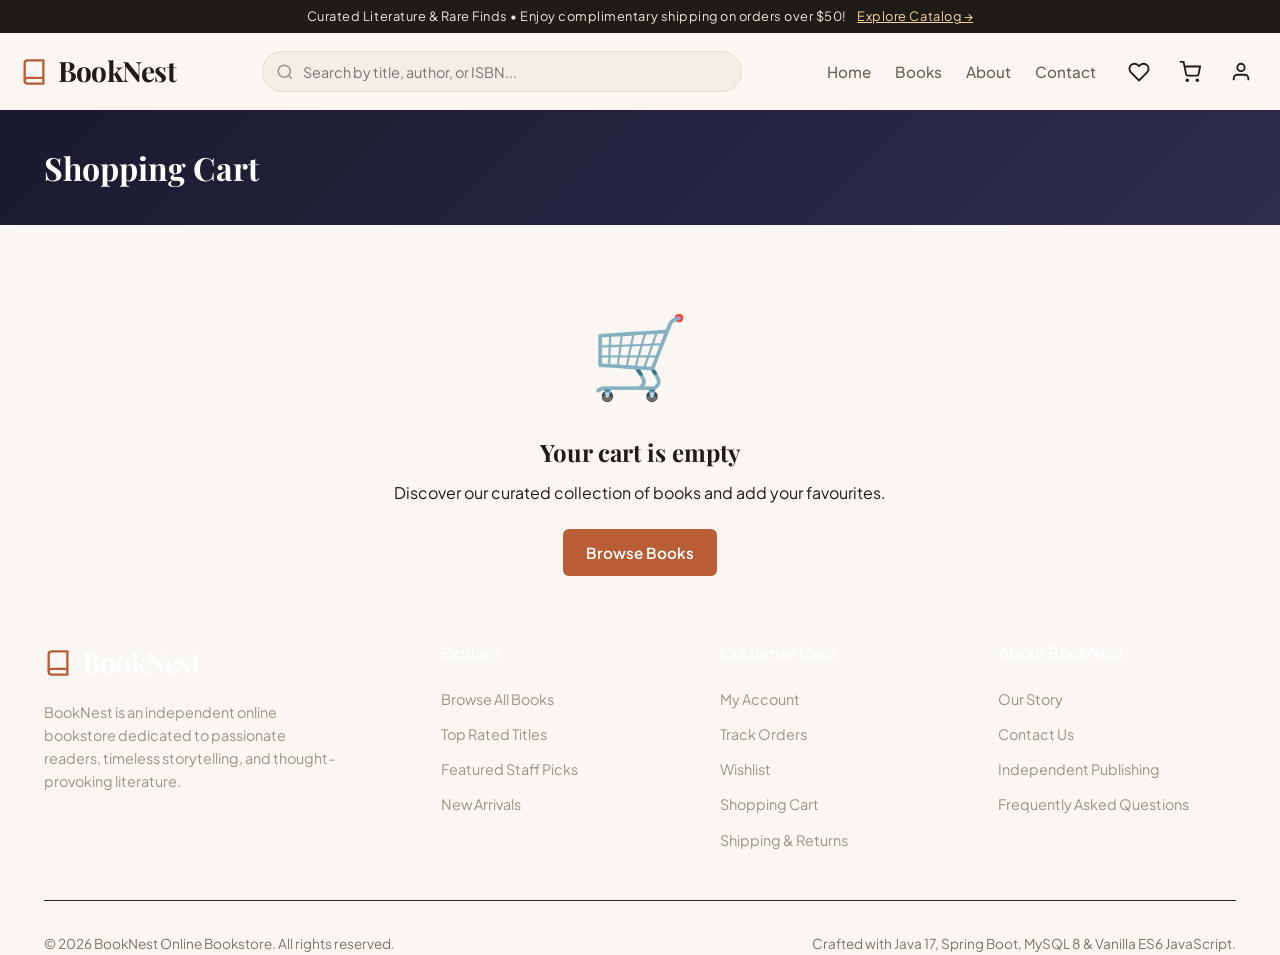
<file: frontend/checkout.html>
<!DOCTYPE html>
<html lang="en">
<head>
  <meta charset="UTF-8" />
  <meta name="viewport" content="width=device-width, initial-scale=1.0" />
  <title>Checkout – BookNest</title>
  <link rel="preconnect" href="https://fonts.googleapis.com" />
  <link href="https://fonts.googleapis.com/css2?family=Playfair+Display:wght@400;600;700&family=Plus+Jakarta+Sans:wght@300;400;500;600;700&display=swap" rel="stylesheet" />
  <link rel="stylesheet" href="css/style.css" />
  <style>
    .checkout-hero { background:linear-gradient(135deg,#1A1A2E,#2D2D4E); color:#fff; padding:2rem 0; }
    .checkout-hero h1 { font-family:'Playfair Display',serif; font-size:2rem; font-weight:700; }
    /* Steps */
    .checkout-steps { display:flex; align-items:center; gap:0; margin:2rem 0 1.5rem; }
    .step { display:flex; align-items:center; gap:.5rem; font-size:.85rem; font-weight:600; color:var(--text-muted); }
    .step.active { color:var(--accent-primary); }
    .step-circle { width:28px; height:28px; border-radius:50%; border:2px solid currentColor; display:flex; align-items:center; justify-content:center; font-size:.75rem; flex-shrink:0; }
    .step.active .step-circle { background:var(--accent-primary); color:#fff; border-color:var(--accent-primary); }
    .step-line { flex:1; height:2px; background:var(--border-color); margin:0 .5rem; max-width:60px; }
    /* Layout */
    .checkout-layout { display:grid; grid-template-columns:1fr 380px; gap:2rem; padding:0 0 4rem; align-items:start; }
    /* Form cards */
    .form-card { background:#fff; border-radius:16px; border:1px solid var(--border-color); padding:1.75rem; margin-bottom:1.5rem; }
    .form-card-header { display:flex; align-items:center; gap:.75rem; margin-bottom:1.5rem; }
    .form-card-header h2 { font-family:'Playfair Display',serif; font-size:1.15rem; font-weight:700; color:var(--text-primary); }
    .form-card-header .step-badge { width:28px; height:28px; border-radius:50%; background:var(--accent-primary); color:#fff; display:flex; align-items:center; justify-content:center; font-weight:700; font-size:.8rem; flex-shrink:0; }
    /* Form fields */
    .form-row { display:grid; grid-template-columns:1fr 1fr; gap:1rem; }
    .form-group { margin-bottom:1rem; }
    .form-label { display:block; font-weight:600; font-size:.85rem; color:var(--text-primary); margin-bottom:.35rem; }
    .form-label .opt { font-weight:400; color:var(--text-muted); }
    .form-control { width:100%; padding:.7rem 1rem; border:1.5px solid var(--border-color); border-radius:10px; font-size:.9rem; font-family:inherit; background:var(--bg-primary); color:var(--text-primary); box-sizing:border-box; transition:border-color .2s; }
    .form-control:focus { outline:none; border-color:var(--accent-primary); }
    select.form-control { cursor:pointer; }
    textarea.form-control { resize:vertical; min-height:80px; }
    /* Payment method */
    .payment-options { display:grid; grid-template-columns:1fr 1fr; gap:1rem; }
    .payment-card { border:2px solid var(--border-color); border-radius:12px; padding:1.2rem; cursor:pointer; transition:all .2s; position:relative; }
    .payment-card:hover { border-color:var(--accent-primary); }
    .payment-card.selected { border-color:var(--accent-primary); background:linear-gradient(135deg,#FFF7F0,#FFF0E8); }
    .payment-card input[type="radio"] { position:absolute; opacity:0; }
    .payment-card-label { cursor:pointer; display:flex; flex-direction:column; align-items:center; gap:.5rem; text-align:center; }
    .payment-icon { font-size:2rem; }
    .payment-name { font-weight:700; font-size:.9rem; color:var(--text-primary); }
    .payment-desc { font-size:.78rem; color:var(--text-muted); }
    .demo-warning { background:#FEF3C7; border:1px solid #F59E0B; border-radius:8px; padding:.75rem 1rem; font-size:.8rem; color:#92400E; margin-top:1rem; display:flex; gap:.5rem; }
    .card-fields { display:none; margin-top:1rem; }
    .card-fields.show { display:block; }
    /* Submit button */
    .btn-place-order { width:100%; padding:1rem; border:none; border-radius:12px; background:var(--accent-primary); color:#fff; font-weight:700; font-size:1.05rem; font-family:inherit; cursor:pointer; display:flex; align-items:center; justify-content:center; gap:.6rem; transition:background .2s; }
    .btn-place-order:hover:not(:disabled) { background:var(--accent-dark); }
    .btn-place-order:disabled { opacity:.5; cursor:not-allowed; }
    /* Summary */
    .summary-sticky { background:#fff; border-radius:16px; border:1px solid var(--border-color); padding:1.5rem; position:sticky; top:90px; }
    .summary-sticky h2 { font-family:'Playfair Display',serif; font-size:1.1rem; font-weight:700; margin-bottom:1.25rem; color:var(--text-primary); }
    .summary-item { display:flex; align-items:flex-start; gap:.75rem; margin-bottom:.9rem; font-size:.875rem; }
    .summary-item img { width:45px; height:60px; object-fit:cover; border-radius:6px; flex-shrink:0; }
    .summary-item-info { flex:1; }
    .summary-item-title { font-weight:600; color:var(--text-primary); display:-webkit-box; -webkit-line-clamp:2; -webkit-box-orient:vertical; overflow:hidden; }
    .summary-item-meta { color:var(--text-muted); font-size:.78rem; }
    .summary-item-price { font-weight:700; white-space:nowrap; color:var(--text-primary); }
    .sum-divider { border:none; border-top:1px solid var(--border-color); margin:.75rem 0; }
    .sum-row { display:flex; justify-content:space-between; font-size:.875rem; color:var(--text-secondary); margin-bottom:.5rem; }
    .sum-row.total { font-weight:700; font-size:1rem; color:var(--text-primary); border-top:2px solid var(--border-color); padding-top:.75rem; margin-top:.5rem; }
    .sum-row .free { color:#16A34A; font-weight:700; }
    .secure-note { display:flex; align-items:center; gap:.4rem; font-size:.78rem; color:var(--text-muted); justify-content:center; margin-top:1rem; padding-top:1rem; border-top:1px solid var(--border-color); }
    /* Error */
    .form-error-banner { background:#FEE2E2; border-radius:10px; padding:.75rem 1rem; color:#991B1B; font-size:.875rem; margin-bottom:1rem; display:none; }
    .form-error-banner.show { display:block; }
    @media (max-width:800px) { .checkout-layout { grid-template-columns:1fr; } .summary-sticky { position:static; } .form-row { grid-template-columns:1fr; } .payment-options { grid-template-columns:1fr; } }
  </style>
</head>
<body>
  <div id="site-header"></div>

  <section class="checkout-hero">
    <div class="container">
      <h1>Checkout</h1>
    </div>
  </section>

  <main>
    <div class="container">
      <div class="checkout-steps">
        <div class="step"><div class="step-circle">✓</div> Cart</div>
        <div class="step-line"></div>
        <div class="step active"><div class="step-circle">2</div> Delivery</div>
        <div class="step-line"></div>
        <div class="step"><div class="step-circle">3</div> Confirmation</div>
      </div>

      <div class="form-error-banner" id="checkout-error"></div>

      <div class="checkout-layout">
        <!-- Form -->
        <div>
          <form id="checkout-form" novalidate>
            <!-- Delivery -->
            <div class="form-card">
              <div class="form-card-header">
                <div class="step-badge">1</div>
                <h2>Delivery Information</h2>
              </div>

              <div class="form-row">
                <div class="form-group">
                  <label class="form-label" for="ship-name">Full Name</label>
                  <input class="form-control" type="text" id="ship-name" required placeholder="Jane Austen" />
                </div>
                <div class="form-group">
                  <label class="form-label" for="ship-phone">Phone Number</label>
                  <input class="form-control" type="tel" id="ship-phone" required placeholder="+1 (555) 000-0000" />
                </div>
              </div>

              <div class="form-group">
                <label class="form-label" for="ship-addr1">Address Line 1</label>
                <input class="form-control" type="text" id="ship-addr1" required placeholder="42 Reader's Lane" />
              </div>

              <div class="form-group">
                <label class="form-label" for="ship-addr2">Address Line 2 <span class="opt">(optional)</span></label>
                <input class="form-control" type="text" id="ship-addr2" placeholder="Apt, Suite, Floor…" />
              </div>

              <div class="form-row">
                <div class="form-group">
                  <label class="form-label" for="ship-city">City</label>
                  <input class="form-control" type="text" id="ship-city" required placeholder="New York" />
                </div>
                <div class="form-group">
                  <label class="form-label" for="ship-state">State / Province</label>
                  <input class="form-control" type="text" id="ship-state" required placeholder="NY" />
                </div>
              </div>

              <div class="form-row">
                <div class="form-group">
                  <label class="form-label" for="ship-postal">Postal Code</label>
                  <input class="form-control" type="text" id="ship-postal" required placeholder="10001" />
                </div>
                <div class="form-group">
                  <label class="form-label" for="ship-country">Country</label>
                  <select class="form-control" id="ship-country" required>
                    <option value="United States">United States</option>
                    <option value="Canada">Canada</option>
                    <option value="United Kingdom">United Kingdom</option>
                    <option value="Australia">Australia</option>
                    <option value="India">India</option>
                    <option value="Other">Other</option>
                  </select>
                </div>
              </div>

              <div class="form-group">
                <label class="form-label" for="ship-notes">Delivery Instructions <span class="opt">(optional)</span></label>
                <textarea class="form-control" id="ship-notes" placeholder="Leave at door, ring bell, etc."></textarea>
              </div>
            </div>

            <!-- Payment -->
            <div class="form-card">
              <div class="form-card-header">
                <div class="step-badge">2</div>
                <h2>Payment Method</h2>
              </div>

              <div class="payment-options">
                <div class="payment-card selected" id="pay-cod-card" onclick="selectPayment('COD')">
                  <input type="radio" name="payment" value="COD" id="pay-cod" checked />
                  <label class="payment-card-label" for="pay-cod">
                    <span class="payment-icon">💵</span>
                    <span class="payment-name">Cash on Delivery</span>
                    <span class="payment-desc">Pay when your order arrives</span>
                  </label>
                </div>
                <div class="payment-card" id="pay-card-card" onclick="selectPayment('SIMULATED_CARD')">
                  <input type="radio" name="payment" value="SIMULATED_CARD" id="pay-simcard" />
                  <label class="payment-card-label" for="pay-simcard">
                    <span class="payment-icon">💳</span>
                    <span class="payment-name">Card (Demo)</span>
                    <span class="payment-desc">Simulated — no real charges</span>
                  </label>
                </div>
              </div>

              <div class="card-fields" id="card-fields">
                <div class="demo-warning">
                  ⚠️ <strong>Demo Only.</strong> This is a simulated payment — no real card is charged. Do not enter real card details.
                </div>
                <div class="form-group" style="margin-top:.75rem;">
                  <label class="form-label">Card Number</label>
                  <input class="form-control" type="text" placeholder="1234 5678 9012 3456" maxlength="19" oninput="formatCardNum(this)" />
                </div>
                <div class="form-row">
                  <div class="form-group">
                    <label class="form-label">Expiry</label>
                    <input class="form-control" type="text" placeholder="MM/YY" maxlength="5" />
                  </div>
                  <div class="form-group">
                    <label class="form-label">CVV</label>
                    <input class="form-control" type="text" placeholder="123" maxlength="4" />
                  </div>
                </div>
              </div>
            </div>

            <button type="submit" class="btn-place-order" id="place-order-btn">
              <svg width="20" height="20" viewBox="0 0 24 24" fill="none" stroke="currentColor" stroke-width="2"><path d="M9 12l2 2 4-4m6 2a9 9 0 1 1-18 0 9 9 0 0 1 18 0z"></path></svg>
              Place Order
            </button>
          </form>
        </div>

        <!-- Summary -->
        <div class="summary-sticky">
          <h2>Order Summary</h2>
          <div id="checkout-summary-items">
            <p style="color:var(--text-muted);font-size:.875rem;">Loading…</p>
          </div>
          <hr class="sum-divider" />
          <div class="sum-row"><span>Subtotal</span><span id="sum-subtotal">—</span></div>
          <div class="sum-row"><span>Shipping</span><span id="sum-ship">—</span></div>
          <div class="sum-row"><span>Tax (5%)</span><span id="sum-tax">—</span></div>
          <div class="sum-row total"><span>Order Total</span><span id="sum-total">—</span></div>
          <div class="secure-note">
            <svg width="14" height="14" viewBox="0 0 24 24" fill="none" stroke="currentColor" stroke-width="2"><rect x="3" y="11" width="18" height="11" rx="2"></rect><path d="M7 11V7a5 5 0 0 1 10 0v4"></path></svg>
            Secure Checkout — Your data is encrypted
          </div>
        </div>
      </div>
    </div>
  </main>

  <div id="site-footer"></div>

  <script src="js/api.js"></script>
  <script src="js/auth.js"></script>
  <script src="js/cart.js"></script>
  <script src="js/wishlist.js"></script>
  <script src="js/main.js"></script>
  <script>
    const FREE_SHIP = 50, SHIP_FEE = 4.99, TAX = 0.05;
    let selectedPayment = 'COD';
    let cartItems = [];
    let isSubmitting = false;

    document.addEventListener('DOMContentLoaded', async () => {
      // Auth guard
      if (window.auth) window.auth.requireAuth();

      // Pre-fill from user
      const user = window.auth ? window.auth.getUser() : null;
      if (user) {
        document.getElementById('ship-name').value = user.fullName || '';
        document.getElementById('ship-phone').value = user.phone || '';
      }

      await loadCheckoutSummary();
    });

    async function loadCheckoutSummary() {
      try {
        const data = await window.cart.getCart();
        cartItems = data.items || [];
        if (!cartItems.length) {
          window.location.href = 'cart.html';
          return;
        }
        renderSummary(cartItems);
      } catch (e) {
        document.getElementById('checkout-summary-items').innerHTML = '<p style="color:#DC2626;">Could not load cart.</p>';
      }
    }

    function renderSummary(items) {
      const subtotal = items.reduce((s, i) => {
        const p = i.unitPrice || (i.book ? i.book.price : i.price) || 0;
        return s + (i.lineTotal ? parseFloat(i.lineTotal) : (parseFloat(p) * i.quantity));
      }, 0);
      const shipping = subtotal >= FREE_SHIP ? 0 : SHIP_FEE;
      const tax = subtotal * TAX;
      const total = subtotal + shipping + tax;

      document.getElementById('checkout-summary-items').innerHTML = items.map(item => {
        const b = item.book || item;
        const title = b.title || item.title || 'Book';
        const author = b.author || item.author || '';
        const price = item.unitPrice || b.price || item.price || 0;
        const img = b.coverImageUrl || b.imageUrl || item.imageUrl || 'assets/placeholder.svg';
        const itemTotal = item.lineTotal ? parseFloat(item.lineTotal) : (parseFloat(price) * item.quantity);
        return `
          <div class="summary-item">
            <img src="${img}" alt="${title}" onerror="handleImageError(this)" />
            <div class="summary-item-info">
              <div class="summary-item-title">${title}</div>
              <div class="summary-item-meta">${author} · Qty ${item.quantity}</div>
            </div>
            <span class="summary-item-price">${formatPrice(itemTotal)}</span>
          </div>`;
      }).join('');

      document.getElementById('sum-subtotal').textContent = formatPrice(subtotal);
      document.getElementById('sum-ship').innerHTML = shipping === 0 ? '<span class="free">FREE</span>' : formatPrice(shipping);
      document.getElementById('sum-tax').textContent = formatPrice(tax);
      document.getElementById('sum-total').textContent = formatPrice(total);
    }

    function selectPayment(method) {
      selectedPayment = method;
      document.getElementById('pay-cod-card').classList.toggle('selected', method === 'COD');
      document.getElementById('pay-card-card').classList.toggle('selected', method === 'SIMULATED_CARD');
      document.getElementById('pay-cod').checked = method === 'COD';
      document.getElementById('pay-simcard').checked = method === 'SIMULATED_CARD';
      document.getElementById('card-fields').classList.toggle('show', method === 'SIMULATED_CARD');
    }

    function formatCardNum(input) {
      let v = input.value.replace(/\D/g, '').substring(0, 16);
      input.value = v.replace(/(\d{4})(?=\d)/g, '$1 ');
    }

    document.getElementById('checkout-form').addEventListener('submit', async (e) => {
      e.preventDefault();
      if (isSubmitting) return;

      const errEl = document.getElementById('checkout-error');
      errEl.classList.remove('show');

      // Validate required fields
      const required = ['ship-name','ship-phone','ship-addr1','ship-city','ship-state','ship-postal'];
      for (const id of required) {
        const el = document.getElementById(id);
        if (!el.value.trim()) {
          el.focus();
          errEl.textContent = 'Please fill in all required delivery fields.';
          errEl.classList.add('show');
          errEl.scrollIntoView({ behavior: 'smooth', block: 'center' });
          return;
        }
      }

      const btn = document.getElementById('place-order-btn');
      isSubmitting = true;
      btn.disabled = true;
      btn.innerHTML = `<span style="display:inline-block;width:18px;height:18px;border:2px solid #fff;border-top-color:transparent;border-radius:50%;animation:spin .6s linear infinite;"></span> Placing order…`;

      const addr2 = document.getElementById('ship-addr2').value.trim();
      const payload = {
        customerName: document.getElementById('ship-name').value.trim(),
        customerPhone: document.getElementById('ship-phone').value.trim(),
        deliveryAddress: document.getElementById('ship-addr1').value.trim() + (addr2 ? ', ' + addr2 : ''),
        city: document.getElementById('ship-city').value.trim(),
        state: document.getElementById('ship-state').value.trim(),
        postalCode: document.getElementById('ship-postal').value.trim(),
        deliveryInstructions: document.getElementById('ship-notes').value.trim(),
        paymentMethod: selectedPayment
      };

      try {
        const response = await api.post('/orders', payload);
        const orderData = (response && response.data) ? response.data : response;
        const orderRef = orderData.orderNumber || orderData.id || '';
        window.location.href = 'orders.html?success=true&orderId=' + encodeURIComponent(orderRef);
      } catch (err) {
        errEl.textContent = err.message || 'Could not place order. Please try again.';
        errEl.classList.add('show');
        errEl.scrollIntoView({ behavior: 'smooth', block: 'center' });
        isSubmitting = false;
        btn.disabled = false;
        btn.innerHTML = `<svg width="20" height="20" viewBox="0 0 24 24" fill="none" stroke="currentColor" stroke-width="2"><path d="M9 12l2 2 4-4m6 2a9 9 0 1 1-18 0 9 9 0 0 1 18 0z"></path></svg> Place Order`;
      }
    });

    // Spinner keyframe
    const style = document.createElement('style');
    style.textContent = '@keyframes spin{from{transform:rotate(0deg)}to{transform:rotate(360deg)}}';
    document.head.appendChild(style);
  </script>
</body>
</html>
</file>
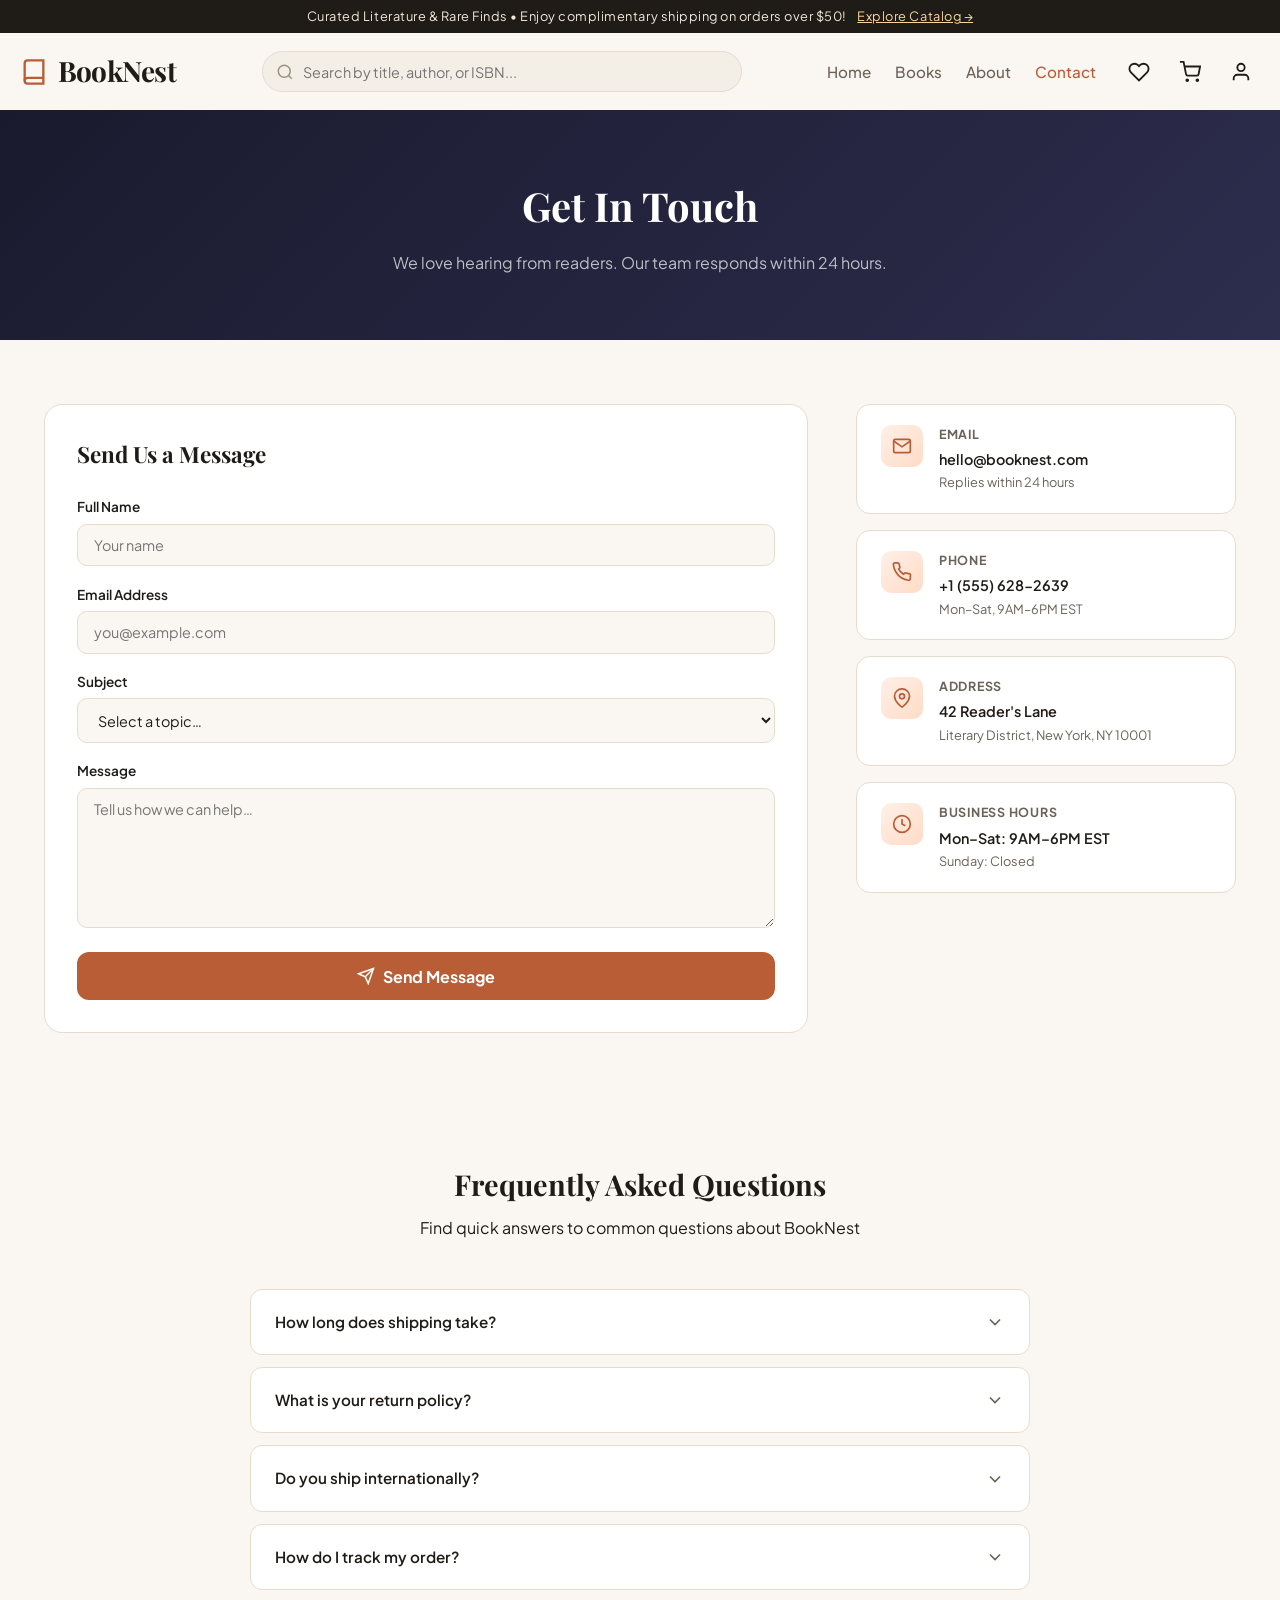
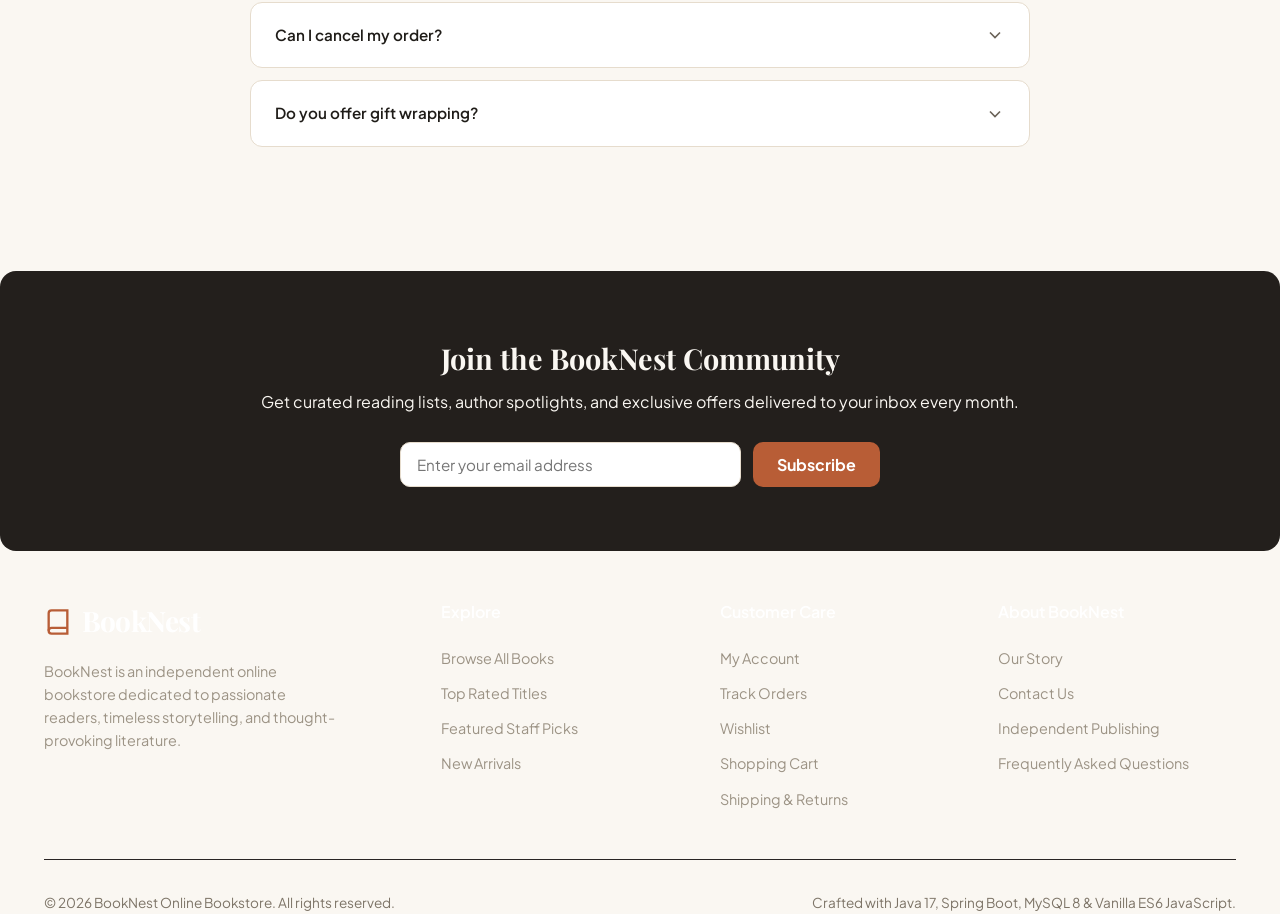
<file: frontend/contact.html>
<!DOCTYPE html>
<html lang="en">
<head>
  <meta charset="UTF-8" />
  <meta name="viewport" content="width=device-width, initial-scale=1.0" />
  <title>Contact Us – BookNest</title>
  <link rel="preconnect" href="https://fonts.googleapis.com" />
  <link href="https://fonts.googleapis.com/css2?family=Playfair+Display:wght@400;600;700&family=Plus+Jakarta+Sans:wght@300;400;500;600;700&display=swap" rel="stylesheet" />
  <link rel="stylesheet" href="css/style.css" />
  <style>
    .contact-hero { background:linear-gradient(135deg,#1A1A2E,#2D2D4E); padding:4rem 0; text-align:center; }
    .contact-hero h1 { font-family:'Playfair Display',serif; font-size:clamp(1.8rem,4vw,2.5rem); font-weight:700; color:#fff; margin-bottom:.75rem; }
    .contact-hero p { color:rgba(255,255,255,.7); font-size:1rem; }
    /* Layout */
    .contact-layout { display:grid; grid-template-columns:1fr 380px; gap:3rem; padding:4rem 0; align-items:start; }
    /* Form card */
    .contact-form-card { background:#fff; border-radius:18px; border:1px solid var(--border-color); padding:2rem; }
    .contact-form-card h2 { font-family:'Playfair Display',serif; font-size:1.4rem; font-weight:700; color:var(--text-primary); margin-bottom:1.5rem; }
    .form-group { margin-bottom:1.1rem; }
    .form-label { display:block; font-weight:600; font-size:.85rem; color:var(--text-primary); margin-bottom:.35rem; }
    .form-control { width:100%; padding:.7rem 1rem; border:1.5px solid var(--border-color); border-radius:10px; font-size:.9rem; font-family:inherit; background:var(--bg-primary); color:var(--text-primary); box-sizing:border-box; transition:border-color .2s; }
    .form-control:focus { outline:none; border-color:var(--accent-primary); }
    select.form-control { cursor:pointer; }
    textarea.form-control { resize:vertical; min-height:140px; }
    .btn-send { width:100%; padding:.85rem; border:none; border-radius:12px; background:var(--accent-primary); color:#fff; font-weight:700; font-size:1rem; font-family:inherit; cursor:pointer; transition:background .2s; display:flex; align-items:center; justify-content:center; gap:.5rem; }
    .btn-send:hover:not(:disabled) { background:var(--accent-dark); }
    .btn-send:disabled { opacity:.5; cursor:not-allowed; }
    /* Success state */
    .form-success { text-align:center; padding:2.5rem; display:none; }
    .form-success .success-icon { font-size:4rem; margin-bottom:1rem; }
    .form-success h3 { font-family:'Playfair Display',serif; font-size:1.3rem; color:var(--text-primary); margin-bottom:.75rem; }
    .form-success p { color:var(--text-secondary); line-height:1.7; }
    /* Contact info cards */
    .contact-info-wrap { display:flex; flex-direction:column; gap:1rem; }
    .info-card { background:#fff; border:1px solid var(--border-color); border-radius:14px; padding:1.25rem 1.5rem; display:flex; align-items:flex-start; gap:1rem; }
    .info-icon { width:42px; height:42px; border-radius:10px; background:linear-gradient(135deg,#FFF0E8,#FFDBC6); display:flex; align-items:center; justify-content:center; flex-shrink:0; }
    .info-icon svg { stroke:var(--accent-primary); }
    .info-label { font-size:.78rem; font-weight:700; text-transform:uppercase; letter-spacing:.06em; color:var(--text-muted); margin-bottom:.2rem; }
    .info-value { font-size:.9rem; font-weight:600; color:var(--text-primary); }
    .info-sub { font-size:.8rem; color:var(--text-muted); margin-top:.1rem; }
    /* FAQ Section */
    .faq-section { padding:4rem 0; background:var(--bg-secondary); }
    .faq-section h2 { font-family:'Playfair Display',serif; font-size:1.8rem; font-weight:700; color:var(--text-primary); text-align:center; margin-bottom:.5rem; }
    .faq-subtitle { text-align:center; color:var(--text-secondary); margin-bottom:3rem; }
    .faq-list { max-width:780px; margin:0 auto; }
    .faq-item { background:#fff; border:1px solid var(--border-color); border-radius:12px; margin-bottom:.75rem; overflow:hidden; }
    .faq-question { padding:1.25rem 1.5rem; display:flex; align-items:center; justify-content:space-between; cursor:pointer; font-weight:600; color:var(--text-primary); font-size:.95rem; user-select:none; transition:background .15s; gap:1rem; }
    .faq-question:hover { background:var(--bg-primary); }
    .faq-chevron { width:20px; height:20px; flex-shrink:0; transition:transform .25s; stroke:var(--text-muted); }
    .faq-item.open .faq-chevron { transform:rotate(180deg); }
    .faq-answer { max-height:0; overflow:hidden; transition:max-height .3s ease; }
    .faq-item.open .faq-answer { max-height:200px; }
    .faq-answer-inner { padding:0 1.5rem 1.25rem; color:var(--text-secondary); line-height:1.7; font-size:.9rem; }
    /* Newsletter */
    .newsletter-section { padding:4rem 0; text-align:center; }
    .newsletter-section h2 { font-family:'Playfair Display',serif; font-size:1.8rem; font-weight:700; color:var(--text-primary); margin-bottom:.5rem; }
    .newsletter-section p { color:var(--text-secondary); margin-bottom:1.75rem; }
    .newsletter-form { display:flex; gap:.75rem; max-width:480px; margin:0 auto; }
    .newsletter-form input { flex:1; padding:.75rem 1rem; border:1.5px solid var(--border-color); border-radius:10px; font-size:.95rem; font-family:inherit; background:#fff; }
    .newsletter-form input:focus { outline:none; border-color:var(--accent-primary); }
    .newsletter-form button { padding:.75rem 1.5rem; border:none; border-radius:10px; background:var(--accent-primary); color:#fff; font-weight:700; font-family:inherit; cursor:pointer; white-space:nowrap; }
    .newsletter-form button:hover { background:var(--accent-dark); }
    @media (max-width:900px) { .contact-layout { grid-template-columns:1fr; } .contact-info-wrap { display:grid; grid-template-columns:1fr 1fr; } }
    @media (max-width:600px) { .contact-info-wrap { grid-template-columns:1fr; } .newsletter-form { flex-direction:column; } }
  </style>
</head>
<body>
  <div id="site-header"></div>

  <section class="contact-hero">
    <div class="container">
      <h1>Get In Touch</h1>
      <p>We love hearing from readers. Our team responds within 24 hours.</p>
    </div>
  </section>

  <main>
    <section style="padding:0 0 0;">
      <div class="container">
        <div class="contact-layout">
          <!-- Form -->
          <div class="contact-form-card">
            <h2>Send Us a Message</h2>
            <form id="contact-form" novalidate>
              <div class="form-group">
                <label class="form-label" for="cf-name">Full Name</label>
                <input class="form-control" type="text" id="cf-name" required placeholder="Your name" />
              </div>
              <div class="form-group">
                <label class="form-label" for="cf-email">Email Address</label>
                <input class="form-control" type="email" id="cf-email" required placeholder="you@example.com" />
              </div>
              <div class="form-group">
                <label class="form-label" for="cf-subject">Subject</label>
                <select class="form-control" id="cf-subject" required>
                  <option value="">Select a topic…</option>
                  <option>General Inquiry</option>
                  <option>Order Support</option>
                  <option>Book Recommendation</option>
                  <option>Partnership</option>
                  <option>Other</option>
                </select>
              </div>
              <div class="form-group">
                <label class="form-label" for="cf-message">Message</label>
                <textarea class="form-control" id="cf-message" required minlength="20" placeholder="Tell us how we can help…"></textarea>
              </div>
              <button type="submit" class="btn-send" id="contact-send-btn">
                <svg width="18" height="18" viewBox="0 0 24 24" fill="none" stroke="currentColor" stroke-width="2"><line x1="22" y1="2" x2="11" y2="13"></line><polygon points="22 2 15 22 11 13 2 9 22 2"></polygon></svg>
                Send Message
              </button>
            </form>
            <div class="form-success" id="form-success">
              <div class="success-icon">✉️</div>
              <h3>Message Received!</h3>
              <p>Thank you for reaching out! We've got your message and our team will respond within 24 hours at the email address you provided.</p>
              <button onclick="resetContactForm()" style="margin-top:1.5rem;padding:.6rem 1.5rem;border:1.5px solid var(--accent-primary);border-radius:8px;background:transparent;color:var(--accent-primary);font-weight:700;font-family:inherit;cursor:pointer;">Send Another Message</button>
            </div>
          </div>

          <!-- Contact Info -->
          <div class="contact-info-wrap">
            <div class="info-card">
              <div class="info-icon">
                <svg width="20" height="20" viewBox="0 0 24 24" fill="none" stroke="currentColor" stroke-width="2"><path d="M4 4h16c1.1 0 2 .9 2 2v12c0 1.1-.9 2-2 2H4c-1.1 0-2-.9-2-2V6c0-1.1.9-2 2-2z"></path><polyline points="22,6 12,13 2,6"></polyline></svg>
              </div>
              <div>
                <div class="info-label">Email</div>
                <div class="info-value">hello@booknest.com</div>
                <div class="info-sub">Replies within 24 hours</div>
              </div>
            </div>
            <div class="info-card">
              <div class="info-icon">
                <svg width="20" height="20" viewBox="0 0 24 24" fill="none" stroke="currentColor" stroke-width="2"><path d="M22 16.92v3a2 2 0 0 1-2.18 2 19.79 19.79 0 0 1-8.63-3.07A19.5 19.5 0 0 1 4.69 12 19.79 19.79 0 0 1 1.61 3.18 2 2 0 0 1 3.6 1h3a2 2 0 0 1 2 1.72c.127.96.361 1.903.7 2.81a2 2 0 0 1-.45 2.11L7.91 8.65a16 16 0 0 0 6 6l.96-.96a2 2 0 0 1 2.11-.45c.907.339 1.85.573 2.81.7A2 2 0 0 1 22 16.92z"></path></svg>
              </div>
              <div>
                <div class="info-label">Phone</div>
                <div class="info-value">+1 (555) 628-2639</div>
                <div class="info-sub">Mon–Sat, 9AM–6PM EST</div>
              </div>
            </div>
            <div class="info-card">
              <div class="info-icon">
                <svg width="20" height="20" viewBox="0 0 24 24" fill="none" stroke="currentColor" stroke-width="2"><path d="M21 10c0 7-9 13-9 13s-9-6-9-13a9 9 0 0 1 18 0z"></path><circle cx="12" cy="10" r="3"></circle></svg>
              </div>
              <div>
                <div class="info-label">Address</div>
                <div class="info-value">42 Reader's Lane</div>
                <div class="info-sub">Literary District, New York, NY 10001</div>
              </div>
            </div>
            <div class="info-card">
              <div class="info-icon">
                <svg width="20" height="20" viewBox="0 0 24 24" fill="none" stroke="currentColor" stroke-width="2"><circle cx="12" cy="12" r="10"></circle><polyline points="12 6 12 12 16 14"></polyline></svg>
              </div>
              <div>
                <div class="info-label">Business Hours</div>
                <div class="info-value">Mon–Sat: 9AM–6PM EST</div>
                <div class="info-sub">Sunday: Closed</div>
              </div>
            </div>
          </div>
        </div>
      </div>
    </section>

    <!-- FAQ -->
    <section class="faq-section" id="faq">
      <div class="container">
        <h2>Frequently Asked Questions</h2>
        <p class="faq-subtitle">Find quick answers to common questions about BookNest</p>
        <div class="faq-list">
          <div class="faq-item">
            <div class="faq-question" onclick="toggleFaq(this)">
              How long does shipping take?
              <svg class="faq-chevron" viewBox="0 0 24 24" fill="none" stroke="currentColor" stroke-width="2"><polyline points="6 9 12 15 18 9"></polyline></svg>
            </div>
            <div class="faq-answer"><div class="faq-answer-inner">Standard shipping takes 5–7 business days and is free on orders over $50. Express shipping (2–3 business days) is available for $9.99. Orders are usually processed and dispatched within 1 business day.</div></div>
          </div>
          <div class="faq-item">
            <div class="faq-question" onclick="toggleFaq(this)">
              What is your return policy?
              <svg class="faq-chevron" viewBox="0 0 24 24" fill="none" stroke="currentColor" stroke-width="2"><polyline points="6 9 12 15 18 9"></polyline></svg>
            </div>
            <div class="faq-answer"><div class="faq-answer-inner">We accept returns within 30 days of delivery for unread books in their original condition. Simply contact us at hello@booknest.com with your order number and we'll arrange a return label at no cost to you.</div></div>
          </div>
          <div class="faq-item">
            <div class="faq-question" onclick="toggleFaq(this)">
              Do you ship internationally?
              <svg class="faq-chevron" viewBox="0 0 24 24" fill="none" stroke="currentColor" stroke-width="2"><polyline points="6 9 12 15 18 9"></polyline></svg>
            </div>
            <div class="faq-answer"><div class="faq-answer-inner">Currently we ship within the United States only. We're actively expanding our international shipping options and expect to serve Canada and the UK in early 2025. Sign up for our newsletter to be notified when we go global!</div></div>
          </div>
          <div class="faq-item">
            <div class="faq-question" onclick="toggleFaq(this)">
              How do I track my order?
              <svg class="faq-chevron" viewBox="0 0 24 24" fill="none" stroke="currentColor" stroke-width="2"><polyline points="6 9 12 15 18 9"></polyline></svg>
            </div>
            <div class="faq-answer"><div class="faq-answer-inner">Once you're signed in, visit <a href="orders.html" style="color:var(--accent-primary);font-weight:600;">My Orders</a> in your account dashboard to see the current status of all your orders. You'll also receive email updates at each stage of your delivery.</div></div>
          </div>
          <div class="faq-item">
            <div class="faq-question" onclick="toggleFaq(this)">
              Can I cancel my order?
              <svg class="faq-chevron" viewBox="0 0 24 24" fill="none" stroke="currentColor" stroke-width="2"><polyline points="6 9 12 15 18 9"></polyline></svg>
            </div>
            <div class="faq-answer"><div class="faq-answer-inner">You can cancel an order within 24 hours of placing it, provided it hasn't been shipped yet. Go to <a href="orders.html" style="color:var(--accent-primary);font-weight:600;">My Orders</a> and click the Cancel button on any PENDING or CONFIRMED order. After shipping, please use our returns process.</div></div>
          </div>
          <div class="faq-item">
            <div class="faq-question" onclick="toggleFaq(this)">
              Do you offer gift wrapping?
              <svg class="faq-chevron" viewBox="0 0 24 24" fill="none" stroke="currentColor" stroke-width="2"><polyline points="6 9 12 15 18 9"></polyline></svg>
            </div>
            <div class="faq-answer"><div class="faq-answer-inner">Yes! Gift wrapping is available at checkout for $2.99 per item. We use beautiful, eco-friendly kraft paper wrapping with a personalised gift note card. Perfect for birthdays, holidays, and any occasion that calls for a great book.</div></div>
          </div>
        </div>
      </div>
    </section>

    <!-- Newsletter -->
    <section class="newsletter-section">
      <div class="container">
        <h2>Join the BookNest Community</h2>
        <p>Get curated reading lists, author spotlights, and exclusive offers delivered to your inbox every month.</p>
        <form class="newsletter-form" onsubmit="handleNewsletterSubmit(event)">
          <input type="email" placeholder="Enter your email address" required />
          <button type="submit">Subscribe</button>
        </form>
      </div>
    </section>
  </main>

  <div id="site-footer"></div>

  <script src="js/api.js"></script>
  <script src="js/auth.js"></script>
  <script src="js/cart.js"></script>
  <script src="js/wishlist.js"></script>
  <script src="js/main.js"></script>
  <script>
    // Contact form
    document.getElementById('contact-form').addEventListener('submit', async (e) => {
      e.preventDefault();
      const name = document.getElementById('cf-name').value.trim();
      const email = document.getElementById('cf-email').value.trim();
      const subject = document.getElementById('cf-subject').value;
      const message = document.getElementById('cf-message').value.trim();

      if (!name || !email || !subject || message.length < 20) {
        showToast('Please fill in all fields. Message must be at least 20 characters.', 'error');
        return;
      }

      const btn = document.getElementById('contact-send-btn');
      btn.disabled = true;
      btn.innerHTML = '<span style="display:inline-block;width:16px;height:16px;border:2px solid rgba(255,255,255,.4);border-top-color:#fff;border-radius:50%;animation:spin .6s linear infinite;vertical-align:middle;margin-right:.4rem;"></span>Sending…';

      // Simulate sending (no real backend endpoint for contact form)
      await new Promise(r => setTimeout(r, 1000));

      document.getElementById('contact-form').style.display = 'none';
      document.getElementById('form-success').style.display = 'block';
    });

    function resetContactForm() {
      document.getElementById('contact-form').reset();
      document.getElementById('contact-form').style.display = 'block';
      document.getElementById('form-success').style.display = 'none';
      const btn = document.getElementById('contact-send-btn');
      btn.disabled = false;
      btn.innerHTML = '<svg width="18" height="18" viewBox="0 0 24 24" fill="none" stroke="currentColor" stroke-width="2"><line x1="22" y1="2" x2="11" y2="13"></line><polygon points="22 2 15 22 11 13 2 9 22 2"></polygon></svg> Send Message';
    }

    // FAQ accordion
    function toggleFaq(questionEl) {
      const item = questionEl.closest('.faq-item');
      const isOpen = item.classList.contains('open');
      // Close all
      document.querySelectorAll('.faq-item.open').forEach(i => i.classList.remove('open'));
      // Open clicked (if was closed)
      if (!isOpen) item.classList.add('open');
    }

    // Spinner keyframe
    const st = document.createElement('style');
    st.textContent = '@keyframes spin{from{transform:rotate(0deg)}to{transform:rotate(360deg)}}';
    document.head.appendChild(st);
  </script>
</body>
</html>
</file>
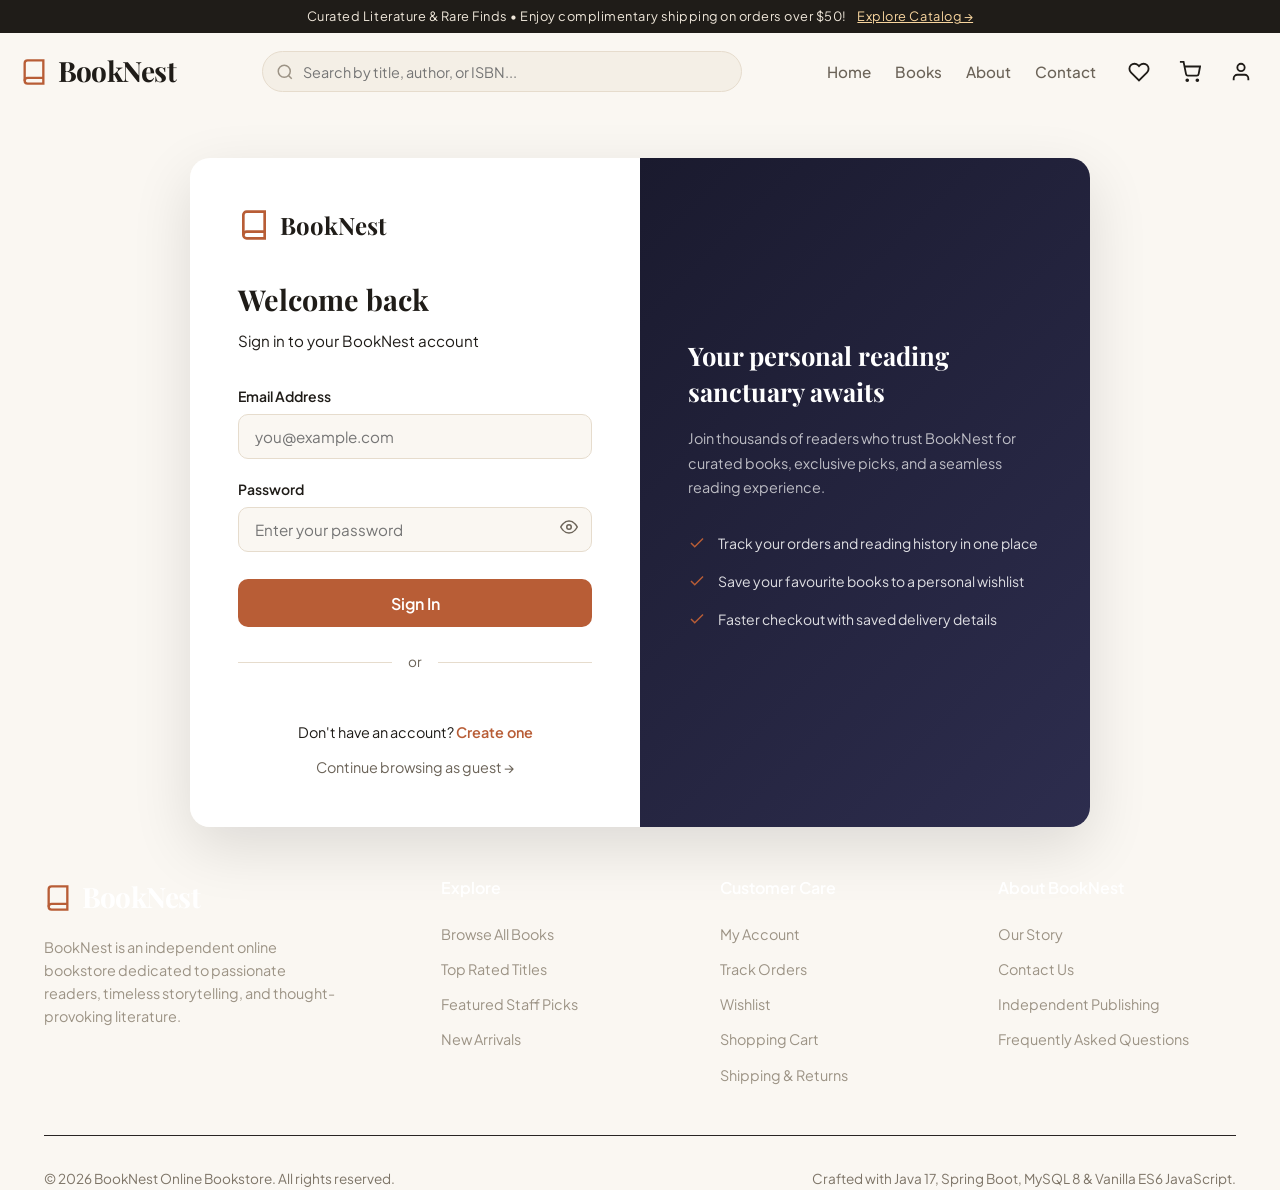
<file: frontend/login.html>
<!DOCTYPE html>
<html lang="en">
<head>
  <meta charset="UTF-8" />
  <meta name="viewport" content="width=device-width, initial-scale=1.0" />
  <title>Sign In – BookNest</title>
  <link rel="preconnect" href="https://fonts.googleapis.com" />
  <link href="https://fonts.googleapis.com/css2?family=Playfair+Display:wght@400;600;700&family=Plus+Jakarta+Sans:wght@300;400;500;600;700&display=swap" rel="stylesheet" />
  <link rel="stylesheet" href="css/style.css" />
  <style>
    .auth-page { min-height: 100vh; display: flex; flex-direction: column; background: var(--bg-primary); }
    .auth-main { flex: 1; display: flex; align-items: center; justify-content: center; padding: 3rem 1rem; }
    .auth-wrap { display: grid; grid-template-columns: 1fr 1fr; max-width: 900px; width: 100%; border-radius: 20px; overflow: hidden; box-shadow: 0 20px 60px rgba(0,0,0,0.12); }
    .auth-panel { background: #fff; padding: 3rem; display: flex; flex-direction: column; justify-content: center; }
    .auth-side { background: linear-gradient(135deg, #1A1A2E 0%, #2D2D4E 100%); padding: 3rem; display: flex; flex-direction: column; justify-content: center; color: #fff; }
    .auth-logo { display: flex; align-items: center; gap: 10px; text-decoration: none; margin-bottom: 2rem; }
    .auth-logo svg { width: 32px; height: 32px; stroke: var(--accent-primary); }
    .auth-logo span { font-family: 'Playfair Display', serif; font-size: 1.5rem; font-weight: 700; color: var(--text-primary); }
    .auth-title { font-family: 'Playfair Display', serif; font-size: 1.8rem; font-weight: 700; color: var(--text-primary); margin-bottom: 0.4rem; }
    .auth-subtitle { color: var(--text-secondary); margin-bottom: 2rem; font-size: 0.95rem; }
    .form-group { margin-bottom: 1.2rem; }
    .form-label { display: block; font-weight: 600; font-size: 0.875rem; color: var(--text-primary); margin-bottom: 0.4rem; }
    .input-wrap { position: relative; }
    .input-wrap input { width: 100%; padding: 0.75rem 2.8rem 0.75rem 1rem; border: 1.5px solid var(--border-color); border-radius: 10px; font-size: 0.95rem; font-family: inherit; background: var(--bg-primary); color: var(--text-primary); transition: border-color 0.2s; box-sizing: border-box; }
    .input-wrap input:focus { outline: none; border-color: var(--accent-primary); }
    .toggle-pw { position: absolute; right: 0.75rem; top: 50%; transform: translateY(-50%); background: none; border: none; cursor: pointer; color: var(--text-muted); padding: 2px; }
    .auth-error { background: #FEE2E2; color: #991B1B; border-radius: 8px; padding: 0.75rem 1rem; font-size: 0.875rem; margin-bottom: 1rem; display: none; }
    .auth-error.show { display: block; }
    .btn-auth { width: 100%; padding: 0.85rem; font-size: 1rem; font-weight: 600; border-radius: 10px; cursor: pointer; border: none; background: var(--accent-primary); color: #fff; font-family: inherit; transition: background 0.2s, transform 0.1s; margin-top: 0.5rem; }
    .btn-auth:hover { background: var(--accent-dark); }
    .btn-auth:active { transform: scale(0.98); }
    .btn-auth:disabled { opacity: 0.6; cursor: not-allowed; }
    .auth-links { margin-top: 1.5rem; text-align: center; font-size: 0.9rem; color: var(--text-secondary); }
    .auth-links a { color: var(--accent-primary); font-weight: 600; text-decoration: none; }
    .auth-links a:hover { text-decoration: underline; }
    .divider { display: flex; align-items: center; gap: 1rem; margin: 1.5rem 0; color: var(--text-muted); font-size: 0.85rem; }
    .divider::before, .divider::after { content: ''; flex: 1; height: 1px; background: var(--border-color); }
    /* Side panel */
    .side-tagline { font-family: 'Playfair Display', serif; font-size: 1.6rem; font-weight: 700; color: #fff; margin-bottom: 1rem; line-height: 1.4; }
    .side-desc { color: rgba(255,255,255,0.7); font-size: 0.9rem; line-height: 1.7; margin-bottom: 2rem; }
    .side-features { list-style: none; padding: 0; margin: 0; }
    .side-features li { display: flex; align-items: flex-start; gap: 0.75rem; color: rgba(255,255,255,0.85); font-size: 0.875rem; margin-bottom: 1rem; }
    .side-features li svg { flex-shrink: 0; margin-top: 2px; stroke: #B85D36; }
    @media (max-width: 700px) { .auth-wrap { grid-template-columns: 1fr; } .auth-side { display: none; } .auth-panel { padding: 2rem 1.5rem; } }
    /* Success banner */
    .auth-success { background: #D1FAE5; color: #065F46; border-radius: 8px; padding: 0.75rem 1rem; font-size: 0.875rem; margin-bottom: 1rem; display: none; }
    .auth-success.show { display: block; }
  </style>
</head>
<body class="auth-page">
  <div id="site-header"></div>

  <main class="auth-main">
    <div class="auth-wrap">
      <!-- Left: Form -->
      <div class="auth-panel">
        <a href="index.html" class="auth-logo">
          <svg viewBox="0 0 24 24" fill="none" stroke="currentColor" stroke-width="2">
            <path d="M4 19.5A2.5 2.5 0 0 1 6.5 17H20"></path>
            <path d="M6.5 2H20v20H6.5A2.5 2.5 0 0 1 4 19.5v-15A2.5 2.5 0 0 1 6.5 2z"></path>
          </svg>
          <span>BookNest</span>
        </a>

        <h1 class="auth-title">Welcome back</h1>
        <p class="auth-subtitle">Sign in to your BookNest account</p>

        <div class="auth-success" id="success-msg">✓ Account created! Please sign in below.</div>
        <div class="auth-error" id="error-msg"></div>

        <form id="login-form" novalidate>
          <div class="form-group">
            <label class="form-label" for="email">Email Address</label>
            <div class="input-wrap">
              <input type="email" id="email" name="email" placeholder="you@example.com" required autocomplete="email" />
            </div>
          </div>

          <div class="form-group">
            <label class="form-label" for="password">Password</label>
            <div class="input-wrap">
              <input type="password" id="password" name="password" placeholder="Enter your password" required autocomplete="current-password" />
              <button type="button" class="toggle-pw" id="toggle-pw" aria-label="Show password">
                <svg id="eye-icon" width="18" height="18" viewBox="0 0 24 24" fill="none" stroke="currentColor" stroke-width="2">
                  <path d="M1 12s4-8 11-8 11 8 11 8-4 8-11 8-11-8-11-8z"></path>
                  <circle cx="12" cy="12" r="3"></circle>
                </svg>
              </button>
            </div>
          </div>

          <button type="submit" class="btn-auth" id="login-btn">Sign In</button>
        </form>

        <div class="divider">or</div>

        <div class="auth-links">
          <p>Don't have an account? <a href="#" id="register-link">Create one</a></p>
          <p style="margin-top:0.75rem;"><a href="books.html" style="color:var(--text-muted);font-weight:400;">Continue browsing as guest →</a></p>
        </div>
      </div>

      <!-- Right: Feature highlight -->
      <div class="auth-side">
        <p class="side-tagline">Your personal reading sanctuary awaits</p>
        <p class="side-desc">Join thousands of readers who trust BookNest for curated books, exclusive picks, and a seamless reading experience.</p>
        <ul class="side-features">
          <li>
            <svg width="18" height="18" viewBox="0 0 24 24" fill="none" stroke="currentColor" stroke-width="2"><polyline points="20 6 9 17 4 12"></polyline></svg>
            Track your orders and reading history in one place
          </li>
          <li>
            <svg width="18" height="18" viewBox="0 0 24 24" fill="none" stroke="currentColor" stroke-width="2"><polyline points="20 6 9 17 4 12"></polyline></svg>
            Save your favourite books to a personal wishlist
          </li>
          <li>
            <svg width="18" height="18" viewBox="0 0 24 24" fill="none" stroke="currentColor" stroke-width="2"><polyline points="20 6 9 17 4 12"></polyline></svg>
            Faster checkout with saved delivery details
          </li>
        </ul>
      </div>
    </div>
  </main>

  <div id="site-footer"></div>

  <script src="js/api.js"></script>
  <script src="js/auth.js"></script>
  <script src="js/cart.js"></script>
  <script src="js/wishlist.js"></script>
  <script src="js/main.js"></script>
  <script>
    (function () {
      // If already logged in, redirect immediately
      if (window.auth && window.auth.isLoggedIn()) {
        window.location.href = 'index.html';
        return;
      }

      const params = new URLSearchParams(window.location.search);
      const redirectUrl = params.get('redirect') || 'index.html';

      // Show registered success banner
      if (params.get('registered') === 'true') {
        document.getElementById('success-msg').classList.add('show');
      }

      // Register link preserves redirect
      document.getElementById('register-link').href = 'register.html' + (redirectUrl !== 'index.html' ? '?redirect=' + encodeURIComponent(redirectUrl) : '');

      // Toggle password visibility
      const pwInput = document.getElementById('password');
      const toggleBtn = document.getElementById('toggle-pw');
      const eyeIcon = document.getElementById('eye-icon');
      toggleBtn.addEventListener('click', () => {
        if (pwInput.type === 'password') {
          pwInput.type = 'text';
          eyeIcon.innerHTML = '<path d="M17.94 17.94A10.07 10.07 0 0 1 12 20c-7 0-11-8-11-8a18.45 18.45 0 0 1 5.06-5.94M9.9 4.24A9.12 9.12 0 0 1 12 4c7 0 11 8 11 8a18.5 18.5 0 0 1-2.16 3.19m-6.72-1.07a3 3 0 1 1-4.24-4.24"></path><line x1="1" y1="1" x2="23" y2="23"></line>';
        } else {
          pwInput.type = 'password';
          eyeIcon.innerHTML = '<path d="M1 12s4-8 11-8 11 8 11 8-4 8-11 8-11-8-11-8z"></path><circle cx="12" cy="12" r="3"></circle>';
        }
      });

      // Form submission
      document.getElementById('login-form').addEventListener('submit', async (e) => {
        e.preventDefault();
        const email = document.getElementById('email').value.trim();
        const password = document.getElementById('password').value;
        const errEl = document.getElementById('error-msg');
        const btn = document.getElementById('login-btn');

        errEl.classList.remove('show');

        if (!email || !password) {
          errEl.textContent = 'Please enter your email and password.';
          errEl.classList.add('show');
          return;
        }

        btn.disabled = true;
        btn.textContent = 'Signing in…';

        try {
          await window.auth.login(email, password);
          // Merge guest cart after login
          if (window.cart && window.cart.mergeGuestCart) {
            await window.cart.mergeGuestCart().catch(() => {});
          }
          window.location.href = redirectUrl.startsWith('/') ? redirectUrl : redirectUrl;
        } catch (err) {
          errEl.textContent = err.message || 'Invalid email or password. Please try again.';
          errEl.classList.add('show');
          btn.disabled = false;
          btn.textContent = 'Sign In';
        }
      });
    })();
  </script>
</body>
</html>
</file>
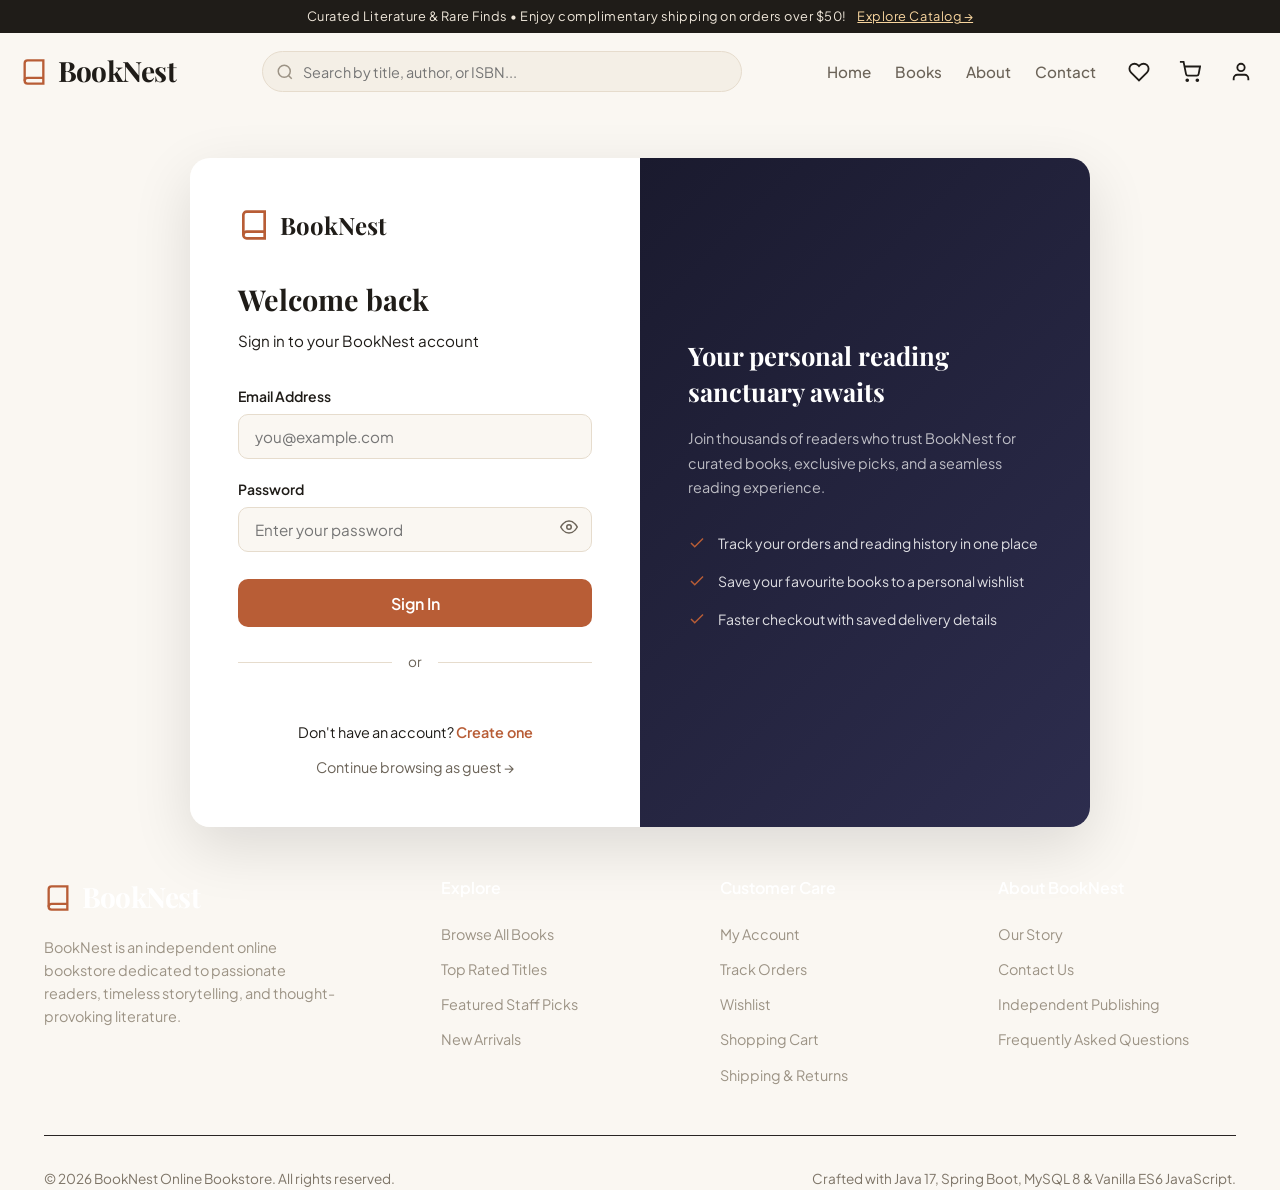
<file: frontend/orders.html>
<!DOCTYPE html>
<html lang="en">
<head>
  <meta charset="UTF-8" />
  <meta name="viewport" content="width=device-width, initial-scale=1.0" />
  <title>My Orders – BookNest</title>
  <link rel="preconnect" href="https://fonts.googleapis.com" />
  <link href="https://fonts.googleapis.com/css2?family=Playfair+Display:wght@400;600;700&family=Plus+Jakarta+Sans:wght@300;400;500;600;700&display=swap" rel="stylesheet" />
  <link rel="stylesheet" href="css/style.css" />
  <style>
    .page-hero { background:linear-gradient(135deg,#1A1A2E,#2D2D4E); color:#fff; padding:2rem 0; }
    .page-hero h1 { font-family:'Playfair Display',serif; font-size:2rem; font-weight:700; }
    .orders-wrap { padding:2rem 0 4rem; max-width:860px; margin:0 auto; }
    /* Success banner */
    .success-banner { background:#D1FAE5; border:1px solid #6EE7B7; border-radius:12px; padding:1rem 1.5rem; margin-bottom:1.5rem; display:flex; align-items:center; gap:1rem; color:#065F46; }
    .success-banner strong { font-size:1rem; }
    /* Order card */
    .order-card { background:#fff; border:1px solid var(--border-color); border-radius:16px; margin-bottom:1.2rem; overflow:hidden; transition:box-shadow .2s; }
    .order-card:hover { box-shadow:0 4px 20px rgba(0,0,0,.07); }
    .order-card-header { padding:1.2rem 1.5rem; display:flex; align-items:center; gap:1rem; flex-wrap:wrap; cursor:pointer; user-select:none; }
    .order-number { font-weight:700; color:var(--text-primary); font-size:.95rem; }
    .order-date { font-size:.82rem; color:var(--text-muted); }
    .order-total { font-weight:700; color:var(--text-primary); margin-left:auto; }
    .status-badge { display:inline-flex; align-items:center; padding:.25rem .75rem; border-radius:20px; font-size:.78rem; font-weight:700; text-transform:uppercase; letter-spacing:.04em; }
    .status-PENDING { background:#FEF3C7; color:#92400E; }
    .status-CONFIRMED { background:#DBEAFE; color:#1E40AF; }
    .status-PROCESSING { background:#FED7AA; color:#C2410C; }
    .status-SHIPPED { background:#EDE9FE; color:#5B21B6; }
    .status-DELIVERED { background:#D1FAE5; color:#065F46; }
    .status-CANCELLED { background:#F3F4F6; color:#6B7280; }
    .expand-icon { margin-left:.5rem; transition:transform .25s; font-size:.8rem; color:var(--text-muted); }
    .order-card.open .expand-icon { transform:rotate(180deg); }
    /* Order items */
    .order-items { border-top:1px solid var(--border-color); padding:0 1.5rem; display:none; }
    .order-card.open .order-items { display:block; }
    .order-item-row { display:flex; align-items:center; gap:1rem; padding:1rem 0; border-bottom:1px solid var(--border-color); font-size:.875rem; }
    .order-item-row:last-child { border-bottom:none; }
    .order-item-img { width:50px; height:65px; object-fit:cover; border-radius:6px; flex-shrink:0; }
    .order-item-title { font-weight:600; color:var(--text-primary); }
    .order-item-meta { color:var(--text-muted); font-size:.8rem; }
    .order-item-price { margin-left:auto; font-weight:700; color:var(--text-primary); white-space:nowrap; }
    /* Order meta bar */
    .order-meta-bar { padding:.75rem 1.5rem; background:var(--bg-primary); border-top:1px solid var(--border-color); display:flex; align-items:center; gap:1.5rem; font-size:.82rem; color:var(--text-muted); flex-wrap:wrap; }
    .order-meta-bar .payment-info { display:flex; align-items:center; gap:.3rem; }
    .cancel-order-btn { background:none; border:1px solid #DC2626; color:#DC2626; border-radius:8px; padding:.3rem .85rem; font-size:.8rem; font-weight:600; cursor:pointer; font-family:inherit; margin-left:auto; transition:all .15s; }
    .cancel-order-btn:hover { background:#DC2626; color:#fff; }
    /* Empty state */
    .empty-orders { text-align:center; padding:4rem 2rem; }
    .empty-orders .empty-icon { font-size:5rem; margin-bottom:1rem; }
    .empty-orders h2 { font-family:'Playfair Display',serif; font-size:1.4rem; margin-bottom:.5rem; color:var(--text-primary); }
    .empty-orders p { color:var(--text-secondary); margin-bottom:1.5rem; }
    /* Skeleton */
    .skel { background:linear-gradient(90deg,#f0f0f0 25%,#e0e0e0 50%,#f0f0f0 75%); background-size:200% 100%; animation:shimmer 1.4s infinite; border-radius:8px; }
    @keyframes shimmer{0%{background-position:200% 0}100%{background-position:-200% 0}}
    /* Pagination */
    .pagination { display:flex; align-items:center; justify-content:center; gap:.4rem; margin-top:2rem; flex-wrap:wrap; }
    .pagination button { padding:.4rem .8rem; border:1.5px solid var(--border-color); border-radius:8px; background:#fff; color:var(--text-primary); font-family:inherit; font-size:.85rem; cursor:pointer; transition:all .15s; }
    .pagination button:hover:not(:disabled) { border-color:var(--accent-primary); color:var(--accent-primary); }
    .pagination button.active { background:var(--accent-primary); border-color:var(--accent-primary); color:#fff; }
    .pagination button:disabled { opacity:.4; cursor:not-allowed; }
  </style>
</head>
<body>
  <div id="site-header"></div>
  <section class="page-hero"><div class="container"><h1>My Orders</h1></div></section>
  <main>
    <div class="container">
      <div class="orders-wrap">
        <div id="success-banner" style="display:none;" class="success-banner">
          <svg width="24" height="24" viewBox="0 0 24 24" fill="none" stroke="currentColor" stroke-width="2"><path d="M22 11.08V12a10 10 0 1 1-5.93-9.14"></path><polyline points="22 4 12 14.01 9 11.01"></polyline></svg>
          <div>
            <strong>Order placed successfully!</strong>
            <div id="success-order-id" style="font-size:.85rem;margin-top:.2rem;"></div>
          </div>
        </div>
        <div id="orders-content">
          ${Array(3).fill(0).map(() => `<div class="order-card" style="margin-bottom:1.2rem;"><div style="padding:1.2rem 1.5rem;display:flex;gap:1rem;"><div class="skel" style="height:18px;width:120px;"></div><div class="skel" style="height:18px;width:80px;margin-left:auto;"></div></div></div>`).join('')}
        </div>
        <div class="pagination" id="pagination"></div>
      </div>
    </div>
  </main>
  <div id="site-footer"></div>
  <script src="js/api.js"></script>
  <script src="js/auth.js"></script>
  <script src="js/cart.js"></script>
  <script src="js/wishlist.js"></script>
  <script src="js/main.js"></script>
  <script>
    let currentPage = 0, totalPages = 0;
    const PAGE_SIZE = 10;

    document.addEventListener('DOMContentLoaded', async () => {
      if (window.auth) window.auth.requireAuth();

      // Show success banner
      const params = new URLSearchParams(window.location.search);
      if (params.get('success') === 'true') {
        const banner = document.getElementById('success-banner');
        const oid = params.get('orderId');
        banner.style.display = 'flex';
        if (oid) document.getElementById('success-order-id').textContent = 'Order reference: #' + oid;
        // Clean URL
        history.replaceState({}, '', 'orders.html');
      }

      await loadOrders();
    });

    async function loadOrders() {
      try {
        const res = await api.get('/orders', { page: currentPage, size: PAGE_SIZE });
        const data = (res && res.data !== undefined) ? res.data : res;
        const orders = data.content || (Array.isArray(data) ? data : []);
        totalPages = data.totalPages || 1;

        if (!orders.length && currentPage === 0) {
          document.getElementById('orders-content').innerHTML = `
            <div class="empty-orders">
              <div class="empty-icon">📦</div>
              <h2>No orders yet</h2>
              <p>Start your reading journey and place your first order.</p>
              <a href="books.html" class="btn btn-primary">Browse Books</a>
            </div>`;
          return;
        }

        document.getElementById('orders-content').innerHTML = orders.map(o => renderOrderCard(o)).join('');
        renderPagination();
      } catch (e) {
        document.getElementById('orders-content').innerHTML = `<p style="color:#DC2626;text-align:center;padding:2rem;">${e.message || 'Could not load orders.'} <button onclick="loadOrders()" style="color:var(--accent-primary);background:none;border:none;cursor:pointer;font-weight:700;">Retry</button></p>`;
      }
    }

    function renderOrderCard(order) {
      const date = new Date(order.orderDate).toLocaleDateString('en-US',{year:'numeric',month:'long',day:'numeric'});
      const canCancel = ['PENDING','CONFIRMED'].includes(order.status);
      const payLabel = { COD:'Cash on Delivery', SIMULATED_CARD:'Card (Demo)', CREDIT_CARD:'Credit Card' }[order.paymentMethod] || order.paymentMethod;
      const payStatusLabel = { PENDING:'Pending', PAID:'Paid', FAILED:'Failed', REFUNDED:'Refunded' }[order.paymentStatus] || order.paymentStatus;
      const items = order.items || [];

      return `
        <div class="order-card" id="order-${order.id}">
          <div class="order-card-header" onclick="toggleOrder(${order.id})">
            <div>
              <div class="order-number">#${order.orderNumber || order.id}</div>
              <div class="order-date">${date}</div>
            </div>
            <span class="status-badge status-${order.status}">${order.status}</span>
            <span class="order-total">${formatPrice(order.totalAmount)}</span>
            <span class="expand-icon">▼</span>
          </div>

          <div class="order-items">
            ${items.map(item => `
              <div class="order-item-row">
                <img class="order-item-img" src="${item.coverImageUrl || item.imageUrl || (item.book ? item.book.coverImageUrl : '') || 'assets/placeholder.svg'}" alt="${item.title}" onerror="handleImageError(this)" />
                <div>
                  <div class="order-item-title">${item.title}</div>
                  <div class="order-item-meta">${item.author || ''} · Qty ${item.quantity} × ${formatPrice(item.unitPrice)}</div>
                </div>
                <span class="order-item-price">${formatPrice(item.lineTotal || item.unitPrice * item.quantity)}</span>
              </div>`).join('')}

            <div class="order-meta-bar">
              <div class="payment-info">
                <svg width="14" height="14" viewBox="0 0 24 24" fill="none" stroke="currentColor" stroke-width="2"><rect x="1" y="4" width="22" height="16" rx="2" ry="2"></rect><line x1="1" y1="10" x2="23" y2="10"></line></svg>
                ${payLabel} · ${payStatusLabel}
              </div>
              <div>Subtotal: ${formatPrice(order.subtotal)} | Shipping: ${order.shippingCost == 0 ? 'FREE' : formatPrice(order.shippingCost)} | Tax: ${formatPrice(order.tax)}</div>
              ${canCancel ? `<button class="cancel-order-btn" onclick="cancelOrder(${order.id}, event)">Cancel Order</button>` : ''}
            </div>
          </div>
        </div>`;
    }

    function toggleOrder(id) {
      document.getElementById('order-' + id)?.classList.toggle('open');
    }

    async function cancelOrder(id, event) {
      event.stopPropagation();
      if (!confirm('Are you sure you want to cancel this order?')) return;
      try {
        await api.post('/orders/' + id + '/cancel');
        showToast('Order cancelled successfully.', 'success');
        await loadOrders();
      } catch (e) {
        showToast(e.message || 'Could not cancel order.', 'error');
      }
    }

    function renderPagination() {
      const pag = document.getElementById('pagination');
      if (totalPages <= 1) { pag.innerHTML = ''; return; }
      let html = `<button onclick="goPage(${currentPage - 1})" ${currentPage===0?'disabled':''}>← Prev</button>`;
      for (let i = 0; i < totalPages; i++) {
        html += `<button class="${i===currentPage?'active':''}" onclick="goPage(${i})">${i+1}</button>`;
      }
      html += `<button onclick="goPage(${currentPage + 1})" ${currentPage>=totalPages-1?'disabled':''}>Next →</button>`;
      pag.innerHTML = html;
    }

    function goPage(p) { if (p < 0 || p >= totalPages) return; currentPage = p; loadOrders(); window.scrollTo({top:0,behavior:'smooth'}); }
  </script>
</body>
</html>
</file>
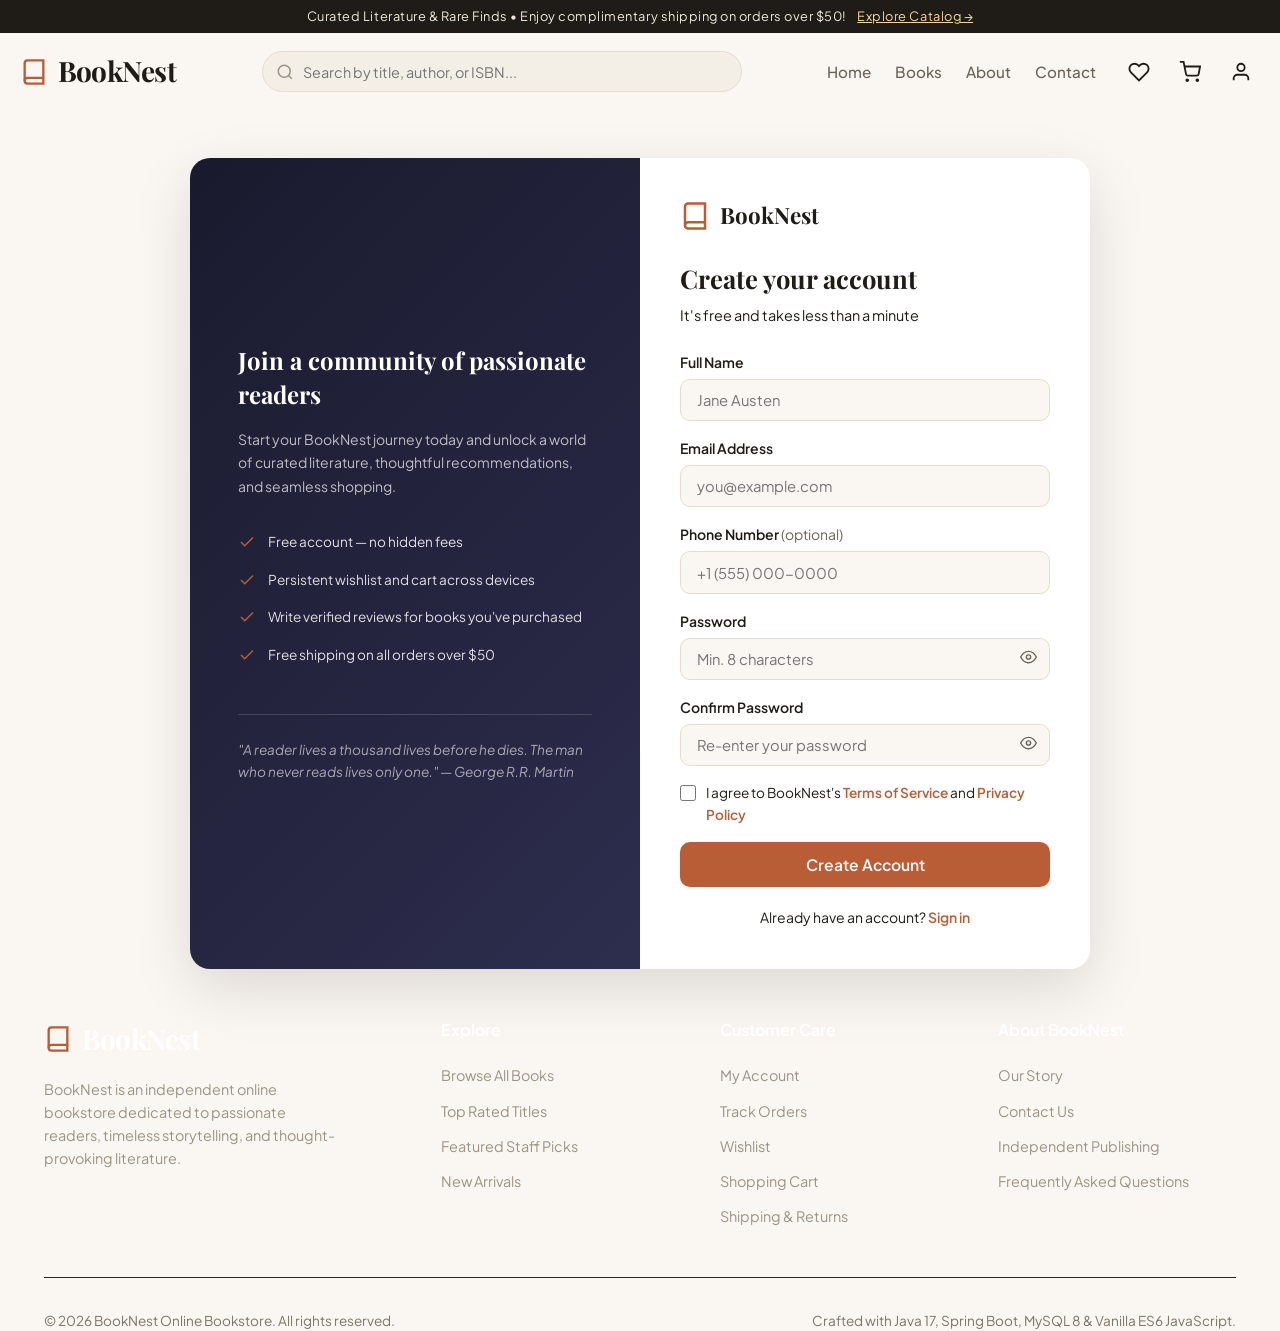
<file: frontend/register.html>
<!DOCTYPE html>
<html lang="en">
<head>
  <meta charset="UTF-8" />
  <meta name="viewport" content="width=device-width, initial-scale=1.0" />
  <title>Create Account – BookNest</title>
  <link rel="preconnect" href="https://fonts.googleapis.com" />
  <link href="https://fonts.googleapis.com/css2?family=Playfair+Display:wght@400;600;700&family=Plus+Jakarta+Sans:wght@300;400;500;600;700&display=swap" rel="stylesheet" />
  <link rel="stylesheet" href="css/style.css" />
  <style>
    .auth-page { min-height: 100vh; display: flex; flex-direction: column; background: var(--bg-primary); }
    .auth-main { flex: 1; display: flex; align-items: center; justify-content: center; padding: 3rem 1rem; }
    .auth-wrap { display: grid; grid-template-columns: 1fr 1fr; max-width: 900px; width: 100%; border-radius: 20px; overflow: hidden; box-shadow: 0 20px 60px rgba(0,0,0,0.12); }
    .auth-panel { background: #fff; padding: 2.5rem; display: flex; flex-direction: column; justify-content: center; }
    .auth-side { background: linear-gradient(135deg, #1A1A2E 0%, #2D2D4E 100%); padding: 3rem; display: flex; flex-direction: column; justify-content: center; color: #fff; }
    .auth-logo { display: flex; align-items: center; gap: 10px; text-decoration: none; margin-bottom: 1.5rem; }
    .auth-logo svg { width: 30px; height: 30px; stroke: var(--accent-primary); }
    .auth-logo span { font-family: 'Playfair Display', serif; font-size: 1.4rem; font-weight: 700; color: var(--text-primary); }
    .auth-title { font-family: 'Playfair Display', serif; font-size: 1.6rem; font-weight: 700; color: var(--text-primary); margin-bottom: 0.3rem; }
    .auth-subtitle { color: var(--text-secondary); margin-bottom: 1.5rem; font-size: 0.9rem; }
    .form-group { margin-bottom: 1rem; }
    .form-label { display: block; font-weight: 600; font-size: 0.875rem; color: var(--text-primary); margin-bottom: 0.35rem; }
    .input-wrap { position: relative; }
    .input-wrap input { width: 100%; padding: 0.7rem 2.5rem 0.7rem 1rem; border: 1.5px solid var(--border-color); border-radius: 10px; font-size: 0.925rem; font-family: inherit; background: var(--bg-primary); color: var(--text-primary); transition: border-color 0.2s; box-sizing: border-box; }
    .input-wrap input:focus { outline: none; border-color: var(--accent-primary); }
    .input-wrap input.error-field { border-color: #EF4444; }
    .field-error { font-size: 0.8rem; color: #EF4444; margin-top: 0.25rem; display: none; }
    .field-error.show { display: block; }
    .toggle-pw { position: absolute; right: 0.7rem; top: 50%; transform: translateY(-50%); background: none; border: none; cursor: pointer; color: var(--text-muted); padding: 2px; }
    /* Password strength */
    .pw-strength { margin-top: 0.5rem; }
    .pw-strength-bar { display: flex; gap: 3px; margin-bottom: 0.3rem; }
    .pw-strength-bar span { flex: 1; height: 4px; border-radius: 2px; background: var(--border-color); transition: background 0.3s; }
    .pw-strength-bar span.weak { background: #EF4444; }
    .pw-strength-bar span.fair { background: #F59E0B; }
    .pw-strength-bar span.good { background: #3B82F6; }
    .pw-strength-bar span.strong { background: #10B981; }
    .pw-strength-text { font-size: 0.78rem; color: var(--text-muted); }
    /* Terms */
    .terms-row { display: flex; align-items: flex-start; gap: 0.6rem; margin-bottom: 1rem; }
    .terms-row input[type="checkbox"] { margin-top: 3px; accent-color: var(--accent-primary); width: 16px; height: 16px; flex-shrink: 0; cursor: pointer; }
    .terms-row label { font-size: 0.85rem; color: var(--text-secondary); cursor: pointer; }
    .terms-row a { color: var(--accent-primary); font-weight: 600; text-decoration: none; }
    /* Error banner */
    .auth-error { background: #FEE2E2; color: #991B1B; border-radius: 8px; padding: 0.75rem 1rem; font-size: 0.875rem; margin-bottom: 1rem; display: none; }
    .auth-error.show { display: block; }
    .btn-auth { width: 100%; padding: 0.82rem; font-size: 0.975rem; font-weight: 600; border-radius: 10px; cursor: pointer; border: none; background: var(--accent-primary); color: #fff; font-family: inherit; transition: background 0.2s, transform 0.1s; }
    .btn-auth:hover { background: var(--accent-dark); }
    .btn-auth:active { transform: scale(0.98); }
    .btn-auth:disabled { opacity: 0.6; cursor: not-allowed; }
    .auth-links { margin-top: 1.2rem; text-align: center; font-size: 0.875rem; color: var(--text-secondary); }
    .auth-links a { color: var(--accent-primary); font-weight: 600; text-decoration: none; }
    /* Side panel */
    .side-tagline { font-family: 'Playfair Display', serif; font-size: 1.5rem; font-weight: 700; color: #fff; margin-bottom: 1rem; line-height: 1.4; }
    .side-desc { color: rgba(255,255,255,0.7); font-size: 0.875rem; line-height: 1.7; margin-bottom: 2rem; }
    .side-features { list-style: none; padding: 0; margin: 0; }
    .side-features li { display: flex; align-items: flex-start; gap: 0.75rem; color: rgba(255,255,255,0.85); font-size: 0.85rem; margin-bottom: 1rem; }
    .side-features li svg { flex-shrink: 0; margin-top: 2px; stroke: #B85D36; }
    .side-quote { margin-top: 2rem; padding-top: 1.5rem; border-top: 1px solid rgba(255,255,255,0.15); font-style: italic; color: rgba(255,255,255,0.6); font-size: 0.85rem; line-height: 1.6; }
    @media (max-width: 700px) { .auth-wrap { grid-template-columns: 1fr; } .auth-side { display: none; } .auth-panel { padding: 1.8rem 1.2rem; } }
  </style>
</head>
<body class="auth-page">
  <div id="site-header"></div>

  <main class="auth-main">
    <div class="auth-wrap">
      <!-- Right: Side panel -->
      <div class="auth-side">
        <p class="side-tagline">Join a community of passionate readers</p>
        <p class="side-desc">Start your BookNest journey today and unlock a world of curated literature, thoughtful recommendations, and seamless shopping.</p>
        <ul class="side-features">
          <li>
            <svg width="18" height="18" viewBox="0 0 24 24" fill="none" stroke="currentColor" stroke-width="2"><polyline points="20 6 9 17 4 12"></polyline></svg>
            Free account — no hidden fees
          </li>
          <li>
            <svg width="18" height="18" viewBox="0 0 24 24" fill="none" stroke="currentColor" stroke-width="2"><polyline points="20 6 9 17 4 12"></polyline></svg>
            Persistent wishlist and cart across devices
          </li>
          <li>
            <svg width="18" height="18" viewBox="0 0 24 24" fill="none" stroke="currentColor" stroke-width="2"><polyline points="20 6 9 17 4 12"></polyline></svg>
            Write verified reviews for books you've purchased
          </li>
          <li>
            <svg width="18" height="18" viewBox="0 0 24 24" fill="none" stroke="currentColor" stroke-width="2"><polyline points="20 6 9 17 4 12"></polyline></svg>
            Free shipping on all orders over $50
          </li>
        </ul>
        <p class="side-quote">"A reader lives a thousand lives before he dies. The man who never reads lives only one." — George R.R. Martin</p>
      </div>

      <!-- Left: Form -->
      <div class="auth-panel">
        <a href="index.html" class="auth-logo">
          <svg viewBox="0 0 24 24" fill="none" stroke="currentColor" stroke-width="2">
            <path d="M4 19.5A2.5 2.5 0 0 1 6.5 17H20"></path>
            <path d="M6.5 2H20v20H6.5A2.5 2.5 0 0 1 4 19.5v-15A2.5 2.5 0 0 1 6.5 2z"></path>
          </svg>
          <span>BookNest</span>
        </a>

        <h1 class="auth-title">Create your account</h1>
        <p class="auth-subtitle">It's free and takes less than a minute</p>

        <div class="auth-error" id="error-msg"></div>

        <form id="register-form" novalidate>
          <div class="form-group">
            <label class="form-label" for="fullName">Full Name</label>
            <div class="input-wrap">
              <input type="text" id="fullName" name="fullName" placeholder="Jane Austen" required minlength="2" autocomplete="name" />
            </div>
            <div class="field-error" id="name-err">Please enter your full name (at least 2 characters).</div>
          </div>

          <div class="form-group">
            <label class="form-label" for="email">Email Address</label>
            <div class="input-wrap">
              <input type="email" id="email" name="email" placeholder="you@example.com" required autocomplete="email" />
            </div>
            <div class="field-error" id="email-err">Please enter a valid email address.</div>
          </div>

          <div class="form-group">
            <label class="form-label" for="phone">Phone Number <span style="font-weight:400;color:var(--text-muted);">(optional)</span></label>
            <div class="input-wrap">
              <input type="tel" id="phone" name="phone" placeholder="+1 (555) 000-0000" autocomplete="tel" />
            </div>
          </div>

          <div class="form-group">
            <label class="form-label" for="password">Password</label>
            <div class="input-wrap">
              <input type="password" id="password" name="password" placeholder="Min. 8 characters" required minlength="8" autocomplete="new-password" />
              <button type="button" class="toggle-pw" id="toggle-pw1" aria-label="Show password">
                <svg width="17" height="17" viewBox="0 0 24 24" fill="none" stroke="currentColor" stroke-width="2">
                  <path d="M1 12s4-8 11-8 11 8 11 8-4 8-11 8-11-8-11-8z"></path><circle cx="12" cy="12" r="3"></circle>
                </svg>
              </button>
            </div>
            <div class="pw-strength" id="pw-strength" style="display:none;">
              <div class="pw-strength-bar">
                <span id="s1"></span><span id="s2"></span><span id="s3"></span><span id="s4"></span>
              </div>
              <div class="pw-strength-text" id="pw-label"></div>
            </div>
            <div class="field-error" id="pw-err">Password must be at least 8 characters.</div>
          </div>

          <div class="form-group">
            <label class="form-label" for="confirmPassword">Confirm Password</label>
            <div class="input-wrap">
              <input type="password" id="confirmPassword" name="confirmPassword" placeholder="Re-enter your password" required autocomplete="new-password" />
              <button type="button" class="toggle-pw" id="toggle-pw2" aria-label="Show confirm password">
                <svg width="17" height="17" viewBox="0 0 24 24" fill="none" stroke="currentColor" stroke-width="2">
                  <path d="M1 12s4-8 11-8 11 8 11 8-4 8-11 8-11-8-11-8z"></path><circle cx="12" cy="12" r="3"></circle>
                </svg>
              </button>
            </div>
            <div class="field-error" id="confirm-err">Passwords do not match.</div>
          </div>

          <div class="terms-row">
            <input type="checkbox" id="terms" required />
            <label for="terms">I agree to BookNest's <a href="about.html">Terms of Service</a> and <a href="about.html">Privacy Policy</a></label>
          </div>
          <div class="field-error" id="terms-err">You must accept the terms to continue.</div>

          <button type="submit" class="btn-auth" id="register-btn">Create Account</button>
        </form>

        <div class="auth-links">
          Already have an account? <a href="#" id="login-link">Sign in</a>
        </div>
      </div>
    </div>
  </main>

  <div id="site-footer"></div>

  <script src="js/api.js"></script>
  <script src="js/auth.js"></script>
  <script src="js/cart.js"></script>
  <script src="js/wishlist.js"></script>
  <script src="js/main.js"></script>
  <script>
    (function () {
      if (window.auth && window.auth.isLoggedIn()) {
        window.location.href = 'index.html';
        return;
      }

      const params = new URLSearchParams(window.location.search);
      const redirectUrl = params.get('redirect') || 'index.html';
      document.getElementById('login-link').href = 'login.html' + (params.get('redirect') ? '?redirect=' + encodeURIComponent(redirectUrl) : '');

      // Toggle password helper
      function makeToggle(btnId, inputId) {
        document.getElementById(btnId).addEventListener('click', () => {
          const inp = document.getElementById(inputId);
          inp.type = inp.type === 'password' ? 'text' : 'password';
        });
      }
      makeToggle('toggle-pw1', 'password');
      makeToggle('toggle-pw2', 'confirmPassword');

      // Password strength meter
      const pwInput = document.getElementById('password');
      const strengthWrap = document.getElementById('pw-strength');
      const pwLabel = document.getElementById('pw-label');
      const bars = [document.getElementById('s1'), document.getElementById('s2'), document.getElementById('s3'), document.getElementById('s4')];
      const levels = ['', 'weak', 'fair', 'good', 'strong'];
      const labels = ['', 'Weak', 'Fair', 'Good — almost there', 'Strong'];
      const colors = ['', '#EF4444', '#F59E0B', '#3B82F6', '#10B981'];

      pwInput.addEventListener('input', () => {
        const v = pwInput.value;
        if (!v) { strengthWrap.style.display = 'none'; return; }
        strengthWrap.style.display = 'block';
        let score = 0;
        if (v.length >= 8) score++;
        if (/[0-9]/.test(v)) score++;
        if (/[A-Z]/.test(v)) score++;
        if (/[^A-Za-z0-9]/.test(v)) score++;
        bars.forEach((b, i) => {
          b.className = '';
          if (i < score) b.classList.add(levels[score]);
        });
        pwLabel.textContent = labels[score];
        pwLabel.style.color = colors[score];
      });

      // Form validation helpers
      function showErr(id, show) {
        document.getElementById(id).classList.toggle('show', show);
      }

      // Form submit
      document.getElementById('register-form').addEventListener('submit', async (e) => {
        e.preventDefault();
        const fullName = document.getElementById('fullName').value.trim();
        const email = document.getElementById('email').value.trim();
        const phone = document.getElementById('phone').value.trim();
        const password = document.getElementById('password').value;
        const confirm = document.getElementById('confirmPassword').value;
        const terms = document.getElementById('terms').checked;

        // Clear all errors
        ['name-err','email-err','pw-err','confirm-err','terms-err'].forEach(id => showErr(id, false));
        document.getElementById('error-msg').classList.remove('show');

        let valid = true;
        if (!fullName || fullName.length < 2) { showErr('name-err', true); valid = false; }
        if (!email || !/^[^\s@]+@[^\s@]+\.[^\s@]+$/.test(email)) { showErr('email-err', true); valid = false; }
        if (!password || password.length < 8) { showErr('pw-err', true); valid = false; }
        if (password !== confirm) { showErr('confirm-err', true); valid = false; }
        if (!terms) { showErr('terms-err', true); valid = false; }
        if (!valid) return;

        const btn = document.getElementById('register-btn');
        btn.disabled = true;
        btn.textContent = 'Creating account…';

        try {
          await window.auth.register({ fullName, email, phone: phone || null, password });
          btn.textContent = 'Success! Redirecting…';
          const loginUrl = 'login.html?registered=true' + (redirectUrl !== 'index.html' ? '&redirect=' + encodeURIComponent(redirectUrl) : '');
          setTimeout(() => { window.location.href = loginUrl; }, 1200);
        } catch (err) {
          const errEl = document.getElementById('error-msg');
          errEl.textContent = err.message || 'Could not create account. Please try again.';
          errEl.classList.add('show');
          btn.disabled = false;
          btn.textContent = 'Create Account';
        }
      });
    })();
  </script>
</body>
</html>
</file>
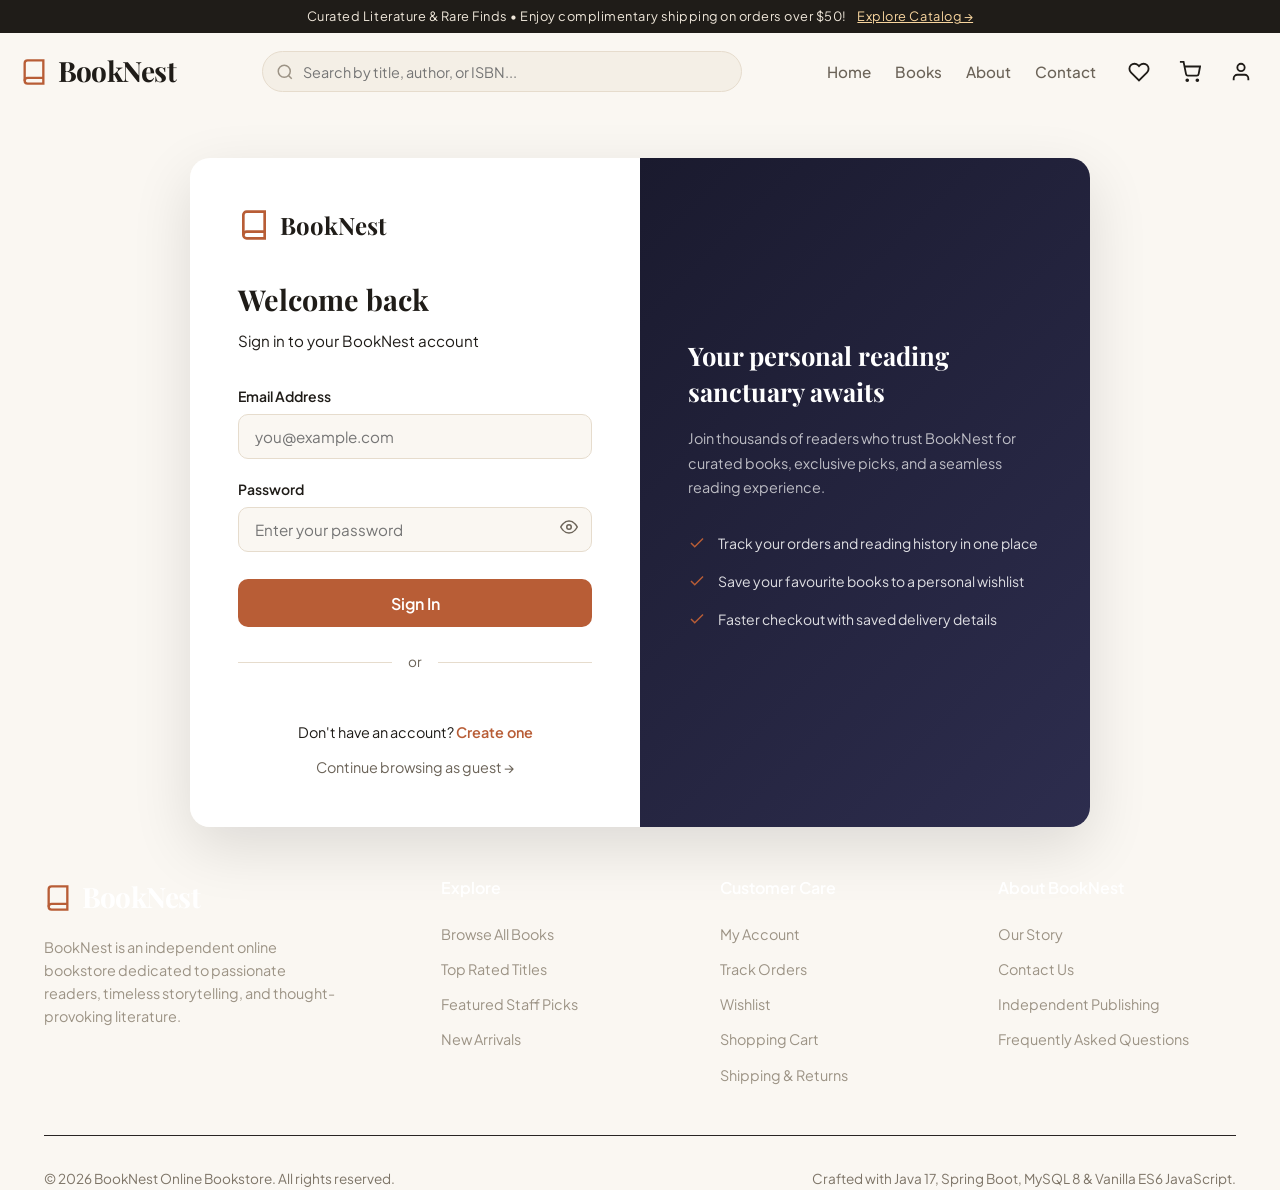
<file: frontend/wishlist.html>
<!DOCTYPE html>
<html lang="en">
<head>
  <meta charset="UTF-8" />
  <meta name="viewport" content="width=device-width, initial-scale=1.0" />
  <title>My Wishlist – BookNest</title>
  <link rel="preconnect" href="https://fonts.googleapis.com" />
  <link href="https://fonts.googleapis.com/css2?family=Playfair+Display:wght@400;600;700&family=Plus+Jakarta+Sans:wght@300;400;500;600;700&display=swap" rel="stylesheet" />
  <link rel="stylesheet" href="css/style.css" />
  <style>
    .page-hero { background:linear-gradient(135deg,#1A1A2E,#2D2D4E); color:#fff; padding:2rem 0; }
    .page-hero h1 { font-family:'Playfair Display',serif; font-size:2rem; font-weight:700; }
    .wishlist-wrap { padding:2rem 0 4rem; }
    .wishlist-toolbar { display:flex; align-items:center; justify-content:space-between; margin-bottom:1.5rem; flex-wrap:wrap; gap:1rem; }
    .wishlist-count { font-size:.95rem; color:var(--text-secondary); }
    .wishlist-count strong { color:var(--text-primary); }
    /* Grid */
    .wishlist-grid { display:grid; grid-template-columns:repeat(auto-fill,minmax(220px,1fr)); gap:1.4rem; }
    /* Wishlist card */
    .wish-card { background:#fff; border:1px solid var(--border-color); border-radius:16px; overflow:hidden; transition:box-shadow .2s; position:relative; }
    .wish-card:hover { box-shadow:0 6px 24px rgba(0,0,0,.09); }
    .wish-card-img-wrap { position:relative; }
    .wish-card-img { width:100%; aspect-ratio:2/3; object-fit:cover; display:block; }
    .out-badge { position:absolute; top:8px; left:8px; background:rgba(0,0,0,.65); color:#fff; border-radius:6px; padding:.2rem .55rem; font-size:.72rem; font-weight:700; }
    .wish-card-body { padding:1rem; }
    .wish-card-title { font-weight:700; font-size:.9rem; color:var(--text-primary); text-decoration:none; display:block; margin-bottom:.25rem; display:-webkit-box; -webkit-line-clamp:2; -webkit-box-orient:vertical; overflow:hidden; }
    .wish-card-title:hover { color:var(--accent-primary); }
    .wish-card-author { font-size:.8rem; color:var(--text-muted); margin-bottom:.6rem; }
    .wish-card-price { display:flex; align-items:baseline; gap:.5rem; margin-bottom:.75rem; }
    .wish-price { font-weight:700; color:var(--text-primary); font-size:.95rem; }
    .wish-orig { font-size:.82rem; color:var(--text-muted); text-decoration:line-through; }
    .wish-disc { font-size:.78rem; font-weight:700; color:#16A34A; background:#D1FAE5; border-radius:4px; padding:.1rem .4rem; }
    .wish-card-actions { display:flex; gap:.5rem; }
    .btn-move-to-cart { flex:1; padding:.55rem .5rem; border:none; border-radius:8px; background:var(--accent-primary); color:#fff; font-weight:700; font-size:.8rem; font-family:inherit; cursor:pointer; transition:background .15s; display:flex; align-items:center; justify-content:center; gap:.3rem; }
    .btn-move-to-cart:hover:not(:disabled) { background:var(--accent-dark); }
    .btn-move-to-cart:disabled { opacity:.5; cursor:not-allowed; }
    .btn-remove-wish { padding:.55rem .6rem; border:1.5px solid var(--border-color); border-radius:8px; background:#fff; color:var(--text-muted); cursor:pointer; transition:all .15s; display:flex; align-items:center; }
    .btn-remove-wish:hover { border-color:#DC2626; color:#DC2626; background:#FEF2F2; }
    /* Empty state */
    .empty-wish { text-align:center; padding:5rem 2rem; }
    .empty-wish .empty-icon { font-size:5rem; margin-bottom:1rem; }
    .empty-wish h2 { font-family:'Playfair Display',serif; font-size:1.4rem; margin-bottom:.5rem; color:var(--text-primary); }
    .empty-wish p { color:var(--text-secondary); margin-bottom:1.5rem; }
    /* Skeleton */
    .skel { background:linear-gradient(90deg,#f0f0f0 25%,#e0e0e0 50%,#f0f0f0 75%); background-size:200% 100%; animation:shimmer 1.4s infinite; border-radius:6px; }
    @keyframes shimmer{0%{background-position:200% 0}100%{background-position:-200% 0}}
    @media (max-width:600px) { .wishlist-grid { grid-template-columns:repeat(2,1fr); } }
  </style>
</head>
<body>
  <div id="site-header"></div>
  <section class="page-hero"><div class="container"><h1>My Wishlist</h1></div></section>
  <main>
    <div class="container">
      <div class="wishlist-wrap">
        <div id="wishlist-content"></div>
      </div>
    </div>
  </main>
  <div id="site-footer"></div>
  <script src="js/api.js"></script>
  <script src="js/auth.js"></script>
  <script src="js/cart.js"></script>
  <script src="js/wishlist.js"></script>
  <script src="js/main.js"></script>
  <script>
    document.addEventListener('DOMContentLoaded', async () => {
      if (window.auth) window.auth.requireAuth();
      await loadWishlist();
    });

    async function loadWishlist() {
      document.getElementById('wishlist-content').innerHTML = `
        <div class="wishlist-toolbar"><div class="wishlist-count">Loading…</div></div>
        <div class="wishlist-grid">
          ${Array(6).fill(0).map(() => `
            <div class="wish-card">
              <div class="skel" style="width:100%;aspect-ratio:2/3;"></div>
              <div style="padding:1rem;">
                <div class="skel" style="height:14px;margin-bottom:.5rem;"></div>
                <div class="skel" style="height:12px;width:60%;margin-bottom:.5rem;"></div>
                <div class="skel" style="height:34px;margin-top:.75rem;border-radius:8px;"></div>
              </div>
            </div>`).join('')}
        </div>`;

      try {
        const res = await api.get('/wishlist');
        const data = (res && res.data !== undefined) ? res.data : res;
        const items = data.items || [];
        renderWishlist(items);
      } catch (e) {
        document.getElementById('wishlist-content').innerHTML = `<p style="text-align:center;color:#DC2626;padding:2rem;">${e.message || 'Could not load wishlist.'}</p>`;
      }
    }

    function renderWishlist(items) {
      if (!items.length) {
        document.getElementById('wishlist-content').innerHTML = `
          <div class="empty-wish">
            <div class="empty-icon">💝</div>
            <h2>Your wishlist is empty</h2>
            <p>Save books you love and come back to them anytime.</p>
            <a href="books.html" class="btn btn-primary">Discover Books</a>
          </div>`;
        return;
      }

      document.getElementById('wishlist-content').innerHTML = `
        <div class="wishlist-toolbar">
          <div class="wishlist-count"><strong>${items.length}</strong> book${items.length !== 1 ? 's' : ''} in your wishlist</div>
        </div>
        <div class="wishlist-grid" id="wish-grid">
          ${items.map(item => renderWishCard(item)).join('')}
        </div>`;
    }

    function renderWishCard(item) {
      const b = item.book || item;
      const title = b.title || item.title || 'Book';
      const author = b.author || item.author || '';
      const bookId = b.id || item.bookId;
      const hasDiscount = b.originalPrice && parseFloat(b.originalPrice) > parseFloat(b.price);
      const displayPrice = b.price;
      const discPct = hasDiscount ? Math.round((1 - parseFloat(b.price) / parseFloat(b.originalPrice)) * 100) : 0;
      const outOfStock = !b.active || !b.stockQuantity || b.stockQuantity <= 0;
      const img = b.coverImageUrl || b.imageUrl || item.imageUrl || 'assets/placeholder.svg';
      const bJson = JSON.stringify(b).replace(/"/g, '&quot;');

      return `
        <div class="wish-card" id="wish-card-${bookId}">
          <div class="wish-card-img-wrap">
            <a href="book-details.html?id=${bookId}">
              <img class="wish-card-img" src="${img}" alt="${title}" onerror="handleImageError(this)" loading="lazy" />
            </a>
            ${outOfStock ? '<span class="out-badge">Out of Stock</span>' : ''}
          </div>
          <div class="wish-card-body">
            <a href="book-details.html?id=${bookId}" class="wish-card-title">${title}</a>
            <div class="wish-card-author">by ${author}</div>
            <div class="wish-card-price">
              <span class="wish-price">${formatPrice(displayPrice)}</span>
              ${hasDiscount ? `<span class="wish-orig">${formatPrice(b.originalPrice)}</span><span class="wish-disc">-${discPct}%</span>` : ''}
            </div>
            <div class="wish-card-actions">
              <button class="btn-move-to-cart" id="move-btn-${bookId}" onclick="moveToCart(${bJson}, this)" ${outOfStock ? 'disabled' : ''}>
                <svg width="13" height="13" viewBox="0 0 24 24" fill="none" stroke="currentColor" stroke-width="2.5"><circle cx="9" cy="21" r="1"></circle><circle cx="20" cy="21" r="1"></circle><path d="M1 1h4l2.68 13.39a2 2 0 0 0 2 1.61h9.72a2 2 0 0 0 2-1.61L23 6H6"></path></svg>
                ${outOfStock ? 'Sold Out' : 'Move to Cart'}
              </button>
              <button class="btn-remove-wish" onclick="removeFromWishlist(${bookId})" title="Remove from wishlist">
                <svg width="14" height="14" viewBox="0 0 24 24" fill="none" stroke="currentColor" stroke-width="2"><polyline points="3 6 5 6 21 6"></polyline><path d="M19 6l-1 14H6L5 6"></path><path d="M10 11v6"></path><path d="M14 11v6"></path><path d="M9 6V4h6v2"></path></svg>
              </button>
            </div>
          </div>
        </div>`;
    }

    async function moveToCart(book, btn) {
      btn.disabled = true;
      btn.innerHTML = '<span style="font-size:.75rem;">Adding…</span>';
      try {
        await window.cart.addItem(book, 1);
        await removeFromWishlist(book.id, true);
        showToast('Moved to cart!', 'success');
      } catch (e) {
        showToast(e.message || 'Could not add to cart.', 'error');
        btn.disabled = false;
        btn.innerHTML = `<svg width="13" height="13" viewBox="0 0 24 24" fill="none" stroke="currentColor" stroke-width="2.5"><circle cx="9" cy="21" r="1"></circle><circle cx="20" cy="21" r="1"></circle><path d="M1 1h4l2.68 13.39a2 2 0 0 0 2 1.61h9.72a2 2 0 0 0 2-1.61L23 6H6"></path></svg> Move to Cart`;
      }
    }

    async function removeFromWishlist(bookId, silent = false) {
      try {
        await window.wishlist.toggle(bookId);
        const card = document.getElementById('wish-card-' + bookId);
        if (card) {
          card.style.transition = 'opacity .3s, transform .3s';
          card.style.opacity = '0';
          card.style.transform = 'scale(0.9)';
          setTimeout(() => card.remove(), 300);
        }
        if (!silent) showToast('Removed from wishlist.', 'success');
      } catch (e) {
        if (!silent) showToast(e.message || 'Could not remove.', 'error');
      }
    }
  </script>
</body>
</html>
</file>
<file: frontend/css/style.css>
/* ========================================================
   BookNest - Design System & Modern Bookstore Styling
   Aesthetic: Warm cream, charcoal typography, terracotta accent
   ======================================================== */

@import url('https://fonts.googleapis.com/css2?family=Playfair+Display:ital,wght@0,500;0,600;0,700;1,400&family=Plus+Jakarta+Sans:wght@400;500;600;700&display=swap');

:root {
  /* Color Palette */
  --bg-primary: #FAF7F2;
  --bg-surface: #FFFFFF;
  --bg-surface-alt: #F4EFE6;
  --bg-surface-tint: #EFE7DA;
  --border-color: #E6DCCD;
  --border-light: #F0E8DD;

  /* Typography Colors */
  --text-main: #1F1C18;
  --text-muted: #6B6358;
  --text-light: #9C9385;
  --text-inverse: #FFFFFF;

  /* Accent Colors */
  --accent-primary: #B85D36;       /* Terracotta / Rust */
  --accent-hover: #9E4A25;
  --accent-light: #FBEFEA;
  --accent-gold: #C28E44;          /* Warm Ochre / Amber */
  --accent-burgundy: #7C2D37;

  /* Status Colors */
  --status-success: #2A7E52;
  --status-success-bg: #E8F5EE;
  --status-warning: #B45309;
  --status-warning-bg: #FEF3C7;
  --status-danger: #B91C1C;
  --status-danger-bg: #FEE2E2;
  --status-info: #1D4ED8;
  --status-info-bg: #DBEAFE;

  /* Shadows */
  --shadow-sm: 0 1px 3px rgba(31, 28, 24, 0.05);
  --shadow-md: 0 4px 12px rgba(31, 28, 24, 0.08);
  --shadow-lg: 0 12px 28px rgba(31, 28, 24, 0.12);
  --shadow-book: -4px 6px 14px rgba(0, 0, 0, 0.15), 0 2px 4px rgba(0, 0, 0, 0.08);

  /* Typography */
  --font-serif: 'Playfair Display', Georgia, serif;
  --font-sans: 'Plus Jakarta Sans', -apple-system, BlinkMacSystemFont, 'Segoe UI', Roboto, sans-serif;

  /* Transitions */
  --transition: all 0.25s cubic-bezier(0.16, 1, 0.3, 1);
  --radius-sm: 6px;
  --radius-md: 10px;
  --radius-lg: 16px;
}

/* Reset & Base */
*, *::before, *::after {
  box-sizing: border-box;
  margin: 0;
  padding: 0;
}

body {
  font-family: var(--font-sans);
  background-color: var(--bg-primary);
  color: var(--text-main);
  line-height: 1.6;
  -webkit-font-smoothing: antialiased;
  min-height: 100vh;
  display: flex;
  flex-direction: column;
}

a {
  color: inherit;
  text-decoration: none;
  transition: var(--transition);
}

img {
  max-width: 100%;
  height: auto;
  display: block;
}

button, input, select, textarea {
  font-family: inherit;
  font-size: inherit;
}

.container {
  width: 100%;
  max-width: 1240px;
  margin: 0 auto;
  padding: 0 1.5rem;
}

/* Header & Navigation */
.site-header {
  background: var(--bg-surface);
  border-bottom: 1px solid var(--border-color);
  position: sticky;
  top: 0;
  z-index: 100;
  box-shadow: var(--shadow-sm);
}

.top-announcement {
  background: var(--text-main);
  color: #EFE7DA;
  font-size: 0.8rem;
  padding: 0.4rem 0;
  text-align: center;
  letter-spacing: 0.04em;
}

.top-announcement a {
  color: #F8D59E;
  text-decoration: underline;
  margin-left: 0.5rem;
}

.header-main {
  display: flex;
  align-items: center;
  justify-content: space-between;
  padding: 1rem 0;
  gap: 1.5rem;
}

.brand-logo {
  display: flex;
  align-items: center;
  gap: 0.6rem;
  font-family: var(--font-serif);
  font-size: 1.75rem;
  font-weight: 700;
  color: var(--text-main);
  letter-spacing: -0.02em;
}

.brand-logo svg {
  color: var(--accent-primary);
  width: 28px;
  height: 28px;
}

.header-search {
  flex: 1;
  max-width: 480px;
  position: relative;
}

.header-search input {
  width: 100%;
  padding: 0.65rem 1rem 0.65rem 2.5rem;
  border: 1px solid var(--border-color);
  border-radius: 9999px;
  background: var(--bg-surface-alt);
  font-size: 0.9rem;
  color: var(--text-main);
  transition: var(--transition);
}

.header-search input:focus {
  outline: none;
  border-color: var(--accent-primary);
  background: var(--bg-surface);
  box-shadow: 0 0 0 3px rgba(184, 93, 54, 0.12);
}

.header-search .search-icon {
  position: absolute;
  left: 0.9rem;
  top: 50%;
  transform: translateY(-50%);
  color: var(--text-light);
  pointer-events: none;
}

.header-nav {
  display: flex;
  align-items: center;
  gap: 1.5rem;
}

.nav-links {
  display: flex;
  align-items: center;
  gap: 1.5rem;
  list-style: none;
}

.nav-link {
  font-size: 0.95rem;
  font-weight: 500;
  color: var(--text-muted);
  position: relative;
  padding: 0.25rem 0;
}

.nav-link:hover, .nav-link.active {
  color: var(--accent-primary);
}

.header-actions {
  display: flex;
  align-items: center;
  gap: 0.8rem;
}

.action-btn {
  background: transparent;
  border: none;
  cursor: pointer;
  padding: 0.5rem;
  border-radius: var(--radius-sm);
  color: var(--text-main);
  position: relative;
  display: flex;
  align-items: center;
  justify-content: center;
  transition: var(--transition);
}

.action-btn:hover {
  background: var(--bg-surface-alt);
  color: var(--accent-primary);
}

.badge-count {
  position: absolute;
  top: 0;
  right: 0;
  background: var(--accent-primary);
  color: white;
  font-size: 0.7rem;
  font-weight: 700;
  min-width: 18px;
  height: 18px;
  border-radius: 9999px;
  display: flex;
  align-items: center;
  justify-content: center;
  padding: 0 4px;
}

/* User Dropdown */
.user-menu-wrap {
  position: relative;
}

.user-dropdown {
  position: absolute;
  right: 0;
  top: 100%;
  margin-top: 0.5rem;
  background: var(--bg-surface);
  border: 1px solid var(--border-color);
  border-radius: var(--radius-md);
  box-shadow: var(--shadow-lg);
  min-width: 200px;
  padding: 0.5rem 0;
  display: none;
  z-index: 150;
}

.user-dropdown.show {
  display: block;
}

.user-dropdown-header {
  padding: 0.75rem 1rem;
  border-bottom: 1px solid var(--border-light);
  font-size: 0.85rem;
}

.user-dropdown-name {
  font-weight: 600;
  color: var(--text-main);
}

.user-dropdown-email {
  color: var(--text-muted);
  font-size: 0.8rem;
}

.user-dropdown a, .user-dropdown button {
  display: flex;
  align-items: center;
  gap: 0.6rem;
  width: 100%;
  padding: 0.6rem 1rem;
  font-size: 0.9rem;
  color: var(--text-main);
  background: transparent;
  border: none;
  text-align: left;
  cursor: pointer;
}

.user-dropdown a:hover, .user-dropdown button:hover {
  background: var(--bg-surface-alt);
  color: var(--accent-primary);
}

.user-dropdown-divider {
  height: 1px;
  background: var(--border-light);
  margin: 0.4rem 0;
}

/* Buttons */
.btn {
  display: inline-flex;
  align-items: center;
  justify-content: center;
  gap: 0.5rem;
  padding: 0.65rem 1.4rem;
  font-size: 0.95rem;
  font-weight: 600;
  border-radius: var(--radius-sm);
  cursor: pointer;
  border: 1px solid transparent;
  transition: var(--transition);
  text-align: center;
}

.btn-primary {
  background: var(--accent-primary);
  color: white;
}

.btn-primary:hover {
  background: var(--accent-hover);
  color: white;
}

.btn-secondary {
  background: var(--bg-surface-alt);
  color: var(--text-main);
  border-color: var(--border-color);
}

.btn-secondary:hover {
  background: var(--bg-surface-tint);
  border-color: #D1C5B2;
}

.btn-outline {
  background: transparent;
  border-color: var(--border-color);
  color: var(--text-main);
}

.btn-outline:hover {
  border-color: var(--accent-primary);
  color: var(--accent-primary);
  background: var(--accent-light);
}

.btn-danger {
  background: var(--status-danger);
  color: white;
}

.btn-danger:hover {
  background: #991B1B;
}

.btn-sm {
  padding: 0.4rem 0.8rem;
  font-size: 0.85rem;
}

.btn-lg {
  padding: 0.9rem 1.8rem;
  font-size: 1.05rem;
}

.btn-block {
  width: 100%;
}

.btn:disabled {
  opacity: 0.6;
  cursor: not-allowed;
}

/* Hero Section */
.hero-section {
  padding: 4rem 0 3.5rem;
  background: linear-gradient(180deg, var(--bg-surface) 0%, var(--bg-primary) 100%);
  border-bottom: 1px solid var(--border-color);
}

.hero-grid {
  display: grid;
  grid-template-columns: 1.2fr 0.8fr;
  align-items: center;
  gap: 3rem;
}

.hero-subtitle {
  font-size: 0.85rem;
  font-weight: 700;
  letter-spacing: 0.1em;
  text-transform: uppercase;
  color: var(--accent-primary);
  margin-bottom: 0.75rem;
}

.hero-title {
  font-family: var(--font-serif);
  font-size: 3.25rem;
  line-height: 1.15;
  color: var(--text-main);
  margin-bottom: 1.25rem;
}

.hero-description {
  font-size: 1.1rem;
  color: var(--text-muted);
  margin-bottom: 2rem;
  max-width: 540px;
}

.hero-cta {
  display: flex;
  align-items: center;
  gap: 1rem;
}

.hero-badge-list {
  display: flex;
  align-items: center;
  gap: 2rem;
  margin-top: 2.5rem;
  padding-top: 1.5rem;
  border-top: 1px solid var(--border-color);
}

.hero-stat-item strong {
  display: block;
  font-family: var(--font-serif);
  font-size: 1.5rem;
  color: var(--text-main);
}

.hero-stat-item span {
  font-size: 0.85rem;
  color: var(--text-muted);
}

.hero-visual {
  position: relative;
  display: flex;
  justify-content: center;
}

.hero-book-stack {
  position: relative;
  width: 280px;
  height: 380px;
}

.hero-book-stack img {
  position: absolute;
  width: 220px;
  height: 320px;
  object-fit: cover;
  border-radius: var(--radius-sm);
  box-shadow: var(--shadow-book);
  transition: var(--transition);
}

.hero-book-stack .stack-1 {
  top: 0;
  left: 30px;
  transform: rotate(-6deg);
  z-index: 1;
}

.hero-book-stack .stack-2 {
  top: 30px;
  left: 60px;
  transform: rotate(4deg);
  z-index: 2;
}

.hero-book-stack .stack-2:hover {
  transform: rotate(0deg) scale(1.05);
  z-index: 3;
}

/* Section Common */
.section {
  padding: 4rem 0;
}

.section-header {
  display: flex;
  align-items: flex-end;
  justify-content: space-between;
  margin-bottom: 2rem;
}

.section-title {
  font-family: var(--font-serif);
  font-size: 2rem;
  color: var(--text-main);
}

.section-subtitle {
  color: var(--text-muted);
  font-size: 0.95rem;
  margin-top: 0.25rem;
}

.section-link {
  color: var(--accent-primary);
  font-weight: 600;
  font-size: 0.9rem;
  display: inline-flex;
  align-items: center;
  gap: 0.3rem;
}

.section-link:hover {
  gap: 0.6rem;
}

/* Category Grid */
.category-grid {
  display: grid;
  grid-template-columns: repeat(auto-fill, minmax(180px, 1fr));
  gap: 1.25rem;
}

.category-card {
  background: var(--bg-surface);
  border: 1px solid var(--border-color);
  border-radius: var(--radius-md);
  padding: 1.5rem 1.25rem;
  text-align: center;
  transition: var(--transition);
  display: flex;
  flex-direction: column;
  align-items: center;
  gap: 0.75rem;
}

.category-card:hover {
  transform: translateY(-4px);
  border-color: var(--accent-primary);
  box-shadow: var(--shadow-md);
}

.category-icon {
  width: 48px;
  height: 48px;
  background: var(--bg-surface-alt);
  border-radius: 50%;
  display: flex;
  align-items: center;
  justify-content: center;
  color: var(--accent-primary);
}

.category-title {
  font-size: 0.95rem;
  font-weight: 600;
  color: var(--text-main);
}

/* Book Grid & Cards */
.book-grid {
  display: grid;
  grid-template-columns: repeat(auto-fill, minmax(220px, 1fr));
  gap: 1.75rem;
}

.book-card {
  background: var(--bg-surface);
  border: 1px solid var(--border-color);
  border-radius: var(--radius-md);
  overflow: hidden;
  transition: var(--transition);
  display: flex;
  flex-direction: column;
  position: relative;
}

.book-card:hover {
  transform: translateY(-5px);
  box-shadow: var(--shadow-lg);
  border-color: #D6C9B6;
}

.book-cover-wrap {
  position: relative;
  padding-top: 140%; /* 1:1.4 aspect ratio */
  background: #ECE5DA;
  overflow: hidden;
}

.book-cover-img {
  position: absolute;
  top: 0;
  left: 0;
  width: 100%;
  height: 100%;
  object-fit: cover;
  transition: transform 0.4s ease;
}

.book-card:hover .book-cover-img {
  transform: scale(1.04);
}

.book-badge-tag {
  position: absolute;
  top: 0.75rem;
  left: 0.75rem;
  background: var(--accent-primary);
  color: white;
  font-size: 0.7rem;
  font-weight: 700;
  text-transform: uppercase;
  padding: 0.25rem 0.5rem;
  border-radius: 4px;
  letter-spacing: 0.05em;
  z-index: 2;
}

.wishlist-toggle-btn {
  position: absolute;
  top: 0.75rem;
  right: 0.75rem;
  background: rgba(255, 255, 255, 0.9);
  border: none;
  width: 32px;
  height: 32px;
  border-radius: 50%;
  display: flex;
  align-items: center;
  justify-content: center;
  cursor: pointer;
  color: var(--text-muted);
  transition: var(--transition);
  z-index: 2;
  box-shadow: 0 2px 6px rgba(0, 0, 0, 0.15);
}

.wishlist-toggle-btn:hover {
  transform: scale(1.1);
  color: var(--accent-primary);
}

.wishlist-toggle-btn.active {
  color: var(--accent-primary);
  background: #FFF;
}

.book-info {
  padding: 1.25rem;
  display: flex;
  flex-direction: column;
  flex: 1;
}

.book-category {
  font-size: 0.75rem;
  text-transform: uppercase;
  letter-spacing: 0.06em;
  color: var(--accent-primary);
  font-weight: 700;
  margin-bottom: 0.25rem;
}

.book-title {
  font-family: var(--font-serif);
  font-size: 1.1rem;
  font-weight: 600;
  color: var(--text-main);
  line-height: 1.35;
  margin-bottom: 0.35rem;
  display: -webkit-box;
  -webkit-line-clamp: 2;
  -webkit-box-orient: vertical;
  overflow: hidden;
  height: 2.7em;
}

.book-author {
  font-size: 0.85rem;
  color: var(--text-muted);
  margin-bottom: 0.75rem;
}

.book-rating {
  display: flex;
  align-items: center;
  gap: 0.3rem;
  font-size: 0.85rem;
  color: var(--accent-gold);
  margin-bottom: 0.85rem;
}

.book-rating .rating-count {
  color: var(--text-light);
  font-size: 0.75rem;
}

.book-price-row {
  display: flex;
  align-items: baseline;
  gap: 0.5rem;
  margin-top: auto;
  margin-bottom: 1rem;
}

.book-price {
  font-size: 1.25rem;
  font-weight: 700;
  color: var(--text-main);
}

.book-original-price {
  font-size: 0.9rem;
  color: var(--text-light);
  text-decoration: line-through;
}

.book-out-of-stock {
  color: var(--status-danger);
  font-size: 0.8rem;
  font-weight: 600;
}

.book-card-actions {
  display: flex;
  gap: 0.5rem;
}

/* Promo Banner */
.promo-banner {
  background: var(--bg-surface-alt);
  border: 1px solid var(--border-color);
  border-radius: var(--radius-lg);
  padding: 3rem 2.5rem;
  display: grid;
  grid-template-columns: 1.2fr 0.8fr;
  align-items: center;
  gap: 2rem;
  margin: 2rem 0 4rem;
}

.promo-title {
  font-family: var(--font-serif);
  font-size: 2.25rem;
  margin-bottom: 0.75rem;
}

.promo-desc {
  color: var(--text-muted);
  margin-bottom: 1.5rem;
  font-size: 1.05rem;
}

/* Newsletter Section */
.newsletter-section {
  background: #231F1C;
  color: #FAF7F2;
  padding: 4rem 0;
  text-align: center;
  border-radius: var(--radius-lg);
  margin: 3rem 0;
}

.newsletter-title {
  font-family: var(--font-serif);
  font-size: 2.25rem;
  color: #FAF7F2;
  margin-bottom: 0.5rem;
}

.newsletter-desc {
  color: #BDB4A5;
  max-width: 540px;
  margin: 0 auto 2rem;
}

.newsletter-form {
  display: flex;
  max-width: 480px;
  margin: 0 auto;
  gap: 0.5rem;
}

.newsletter-form input {
  flex: 1;
  padding: 0.8rem 1.2rem;
  border-radius: var(--radius-sm);
  border: 1px solid #443C36;
  background: #332D28;
  color: white;
  font-size: 0.95rem;
}

.newsletter-form input:focus {
  outline: none;
  border-color: var(--accent-primary);
}

/* Footer */
.site-footer {
  background: #1C1917;
  color: #CFC5B8;
  padding: 4rem 0 2rem;
  margin-top: auto;
  border-top: 1px solid #292524;
}

.footer-grid {
  display: grid;
  grid-template-columns: 1.5fr repeat(3, 1fr);
  gap: 2.5rem;
  margin-bottom: 3rem;
}

.footer-brand .brand-logo {
  color: white;
  margin-bottom: 1rem;
}

.footer-brand p {
  color: #9C9385;
  font-size: 0.9rem;
  line-height: 1.6;
  max-width: 300px;
}

.footer-col h4 {
  color: white;
  font-size: 1rem;
  font-weight: 600;
  margin-bottom: 1.25rem;
}

.footer-links {
  list-style: none;
  display: flex;
  flex-direction: column;
  gap: 0.6rem;
}

.footer-links a {
  color: #9C9385;
  font-size: 0.9rem;
}

.footer-links a:hover {
  color: var(--accent-primary);
}

.footer-bottom {
  border-top: 1px solid #292524;
  padding-top: 2rem;
  display: flex;
  align-items: center;
  justify-content: space-between;
  font-size: 0.85rem;
  color: #7D7467;
}

/* Forms & Inputs */
.form-group {
  margin-bottom: 1.25rem;
}

.form-label {
  display: block;
  font-size: 0.85rem;
  font-weight: 600;
  color: var(--text-main);
  margin-bottom: 0.4rem;
}

.form-control {
  width: 100%;
  padding: 0.75rem 1rem;
  border: 1px solid var(--border-color);
  border-radius: var(--radius-sm);
  background: var(--bg-surface);
  color: var(--text-main);
  transition: var(--transition);
}

.form-control:focus {
  outline: none;
  border-color: var(--accent-primary);
  box-shadow: 0 0 0 3px rgba(184, 93, 54, 0.12);
}

.form-error {
  color: var(--status-danger);
  font-size: 0.8rem;
  margin-top: 0.3rem;
}

/* Tables */
.table-wrap {
  overflow-x: auto;
  background: var(--bg-surface);
  border: 1px solid var(--border-color);
  border-radius: var(--radius-md);
}

.table {
  width: 100%;
  border-collapse: collapse;
  text-align: left;
  font-size: 0.9rem;
}

.table th {
  background: var(--bg-surface-alt);
  padding: 0.85rem 1rem;
  font-weight: 600;
  color: var(--text-muted);
  border-bottom: 1px solid var(--border-color);
}

.table td {
  padding: 1rem;
  border-bottom: 1px solid var(--border-light);
  color: var(--text-main);
  vertical-align: middle;
}

.table tr:last-child td {
  border-bottom: none;
}

/* Badges & Status */
.badge {
  display: inline-flex;
  align-items: center;
  padding: 0.25rem 0.65rem;
  border-radius: 9999px;
  font-size: 0.75rem;
  font-weight: 600;
}

.badge-pending { background: var(--status-warning-bg); color: var(--status-warning); }
.badge-confirmed { background: var(--status-info-bg); color: var(--status-info); }
.badge-processing { background: #EDE9FE; color: #6D28D9; }
.badge-shipped { background: #CFFAFE; color: #0E7490; }
.badge-delivered { background: var(--status-success-bg); color: var(--status-success); }
.badge-cancelled { background: var(--status-danger-bg); color: var(--status-danger); }

/* Empty States */
.empty-state {
  text-align: center;
  padding: 4rem 1.5rem;
}

.empty-state-icon {
  width: 64px;
  height: 64px;
  margin: 0 auto 1.25rem;
  color: var(--text-light);
}

.empty-state-title {
  font-family: var(--font-serif);
  font-size: 1.5rem;
  margin-bottom: 0.5rem;
}

.empty-state-desc {
  color: var(--text-muted);
  max-width: 400px;
  margin: 0 auto 1.5rem;
}

/* Loading Spinner */
.spinner {
  width: 36px;
  height: 36px;
  border: 3px solid var(--border-color);
  border-top-color: var(--accent-primary);
  border-radius: 50%;
  animation: spin 0.8s linear infinite;
  margin: 3rem auto;
}

@keyframes spin {
  to { transform: rotate(360deg); }
}

/* Toast Notification */
.toast-container {
  position: fixed;
  bottom: 1.5rem;
  right: 1.5rem;
  z-index: 1000;
  display: flex;
  flex-direction: column;
  gap: 0.75rem;
  pointer-events: none;
}

.toast {
  pointer-events: auto;
  background: var(--text-main);
  color: white;
  padding: 0.85rem 1.25rem;
  border-radius: var(--radius-md);
  box-shadow: var(--shadow-lg);
  font-size: 0.9rem;
  display: flex;
  align-items: center;
  gap: 0.75rem;
  animation: slideUp 0.3s cubic-bezier(0.16, 1, 0.3, 1);
  max-width: 380px;
}

.toast.toast-success { background: var(--status-success); }
.toast.toast-error { background: var(--status-danger); }

@keyframes slideUp {
  from { opacity: 0; transform: translateY(12px); }
  to { opacity: 1; transform: translateY(0); }
}

/* Modal */
.modal-backdrop {
  position: fixed;
  inset: 0;
  background: rgba(0, 0, 0, 0.5);
  display: none;
  align-items: center;
  justify-content: center;
  z-index: 200;
  padding: 1rem;
}

.modal-backdrop.show {
  display: flex;
}

.modal {
  background: var(--bg-surface);
  border-radius: var(--radius-lg);
  width: 100%;
  max-width: 600px;
  box-shadow: var(--shadow-lg);
  overflow: hidden;
  max-height: 90vh;
  display: flex;
  flex-direction: column;
}

.modal-header {
  padding: 1.25rem 1.5rem;
  border-bottom: 1px solid var(--border-color);
  display: flex;
  align-items: center;
  justify-content: space-between;
}

.modal-title {
  font-family: var(--font-serif);
  font-size: 1.25rem;
}

.modal-body {
  padding: 1.5rem;
  overflow-y: auto;
}

.modal-footer {
  padding: 1rem 1.5rem;
  border-top: 1px solid var(--border-color);
  background: var(--bg-surface-alt);
  display: flex;
  justify-content: flex-end;
  gap: 0.75rem;
}

/* Responsive Media Queries */
@media (max-width: 992px) {
  .hero-grid {
    grid-template-columns: 1fr;
    text-align: center;
  }
  .hero-title { font-size: 2.5rem; }
  .hero-description { margin: 0 auto 2rem; }
  .hero-cta { justify-content: center; }
  .hero-badge-list { justify-content: center; }
  .hero-visual { display: none; }
  .promo-banner { grid-template-columns: 1fr; text-align: center; }
  .footer-grid { grid-template-columns: 1fr 1fr; }
}

@media (max-width: 768px) {
  .header-main { flex-wrap: wrap; }
  .header-search { order: 3; max-width: 100%; }
  .nav-links { display: none; }
  .footer-grid { grid-template-columns: 1fr; }
  .footer-bottom { flex-direction: column; gap: 0.75rem; text-align: center; }
}
</file>
